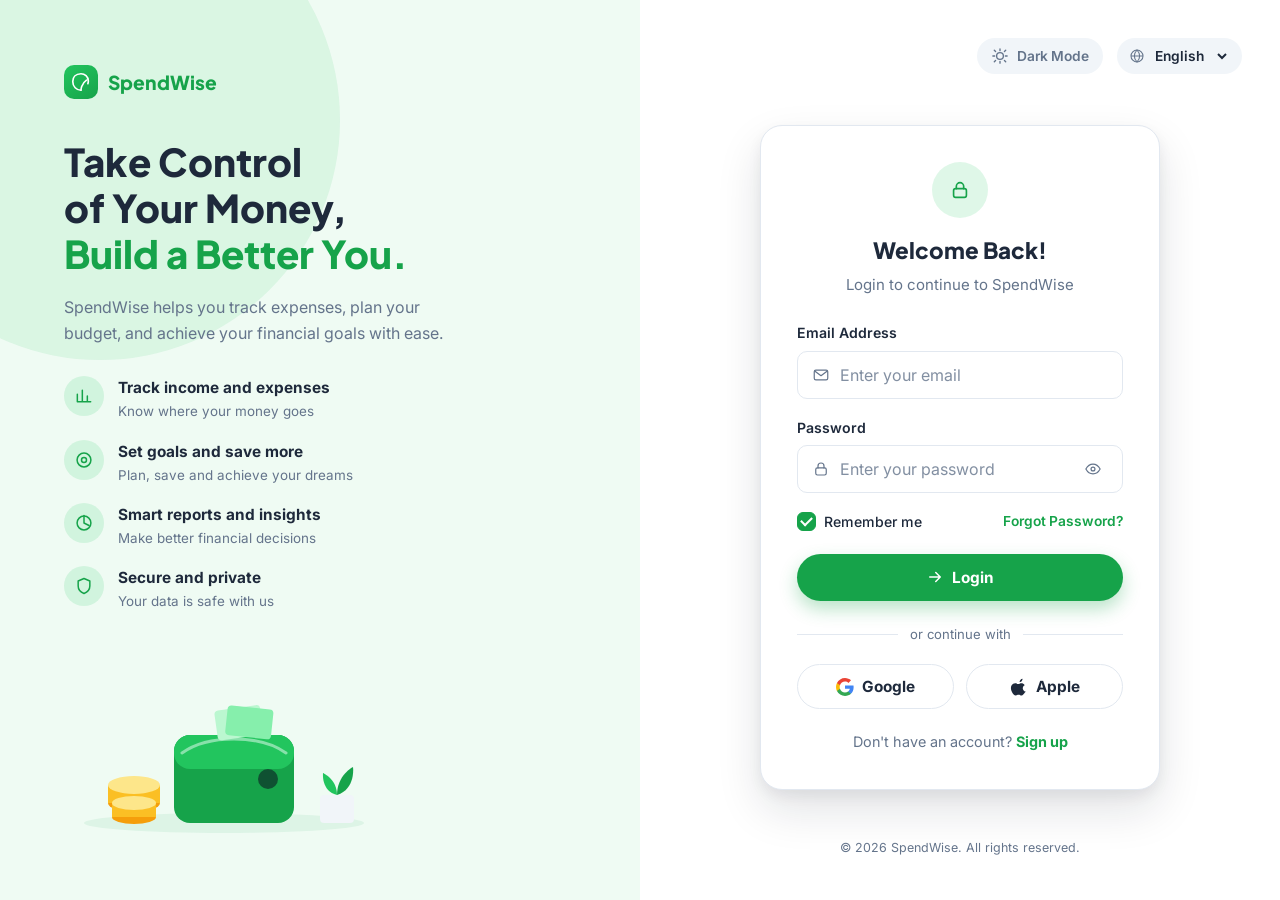
<file: index.html>
<!DOCTYPE html>
<html lang="en">
<head>
  <meta charset="UTF-8" />
  <meta name="viewport" content="width=device-width, initial-scale=1.0" />
  <title>SpendWise — Login</title>
  <meta name="description" content="Log in to your SpendWise account to track income, expenses, budgets and savings goals." />
  <link rel="icon" href="images/favicon.png" />
  <link rel="preconnect" href="https://fonts.googleapis.com">
  <link href="https://fonts.googleapis.com/css2?family=Plus+Jakarta+Sans:wght@500;600;700;800&family=Inter:wght@400;500;600;700&display=swap" rel="stylesheet">

  <link rel="stylesheet" href="css/login.css" />
</head>
<body>

  <a href="#loginForm" class="skip-link">Skip to login form</a>

  <div class="auth-shell">

    <!-- ============================================================
         LEFT PANEL — brand story / showcase
         Hidden on small phones to keep the login form front and
         centre for first-time or less tech-confident users.
    ============================================================= -->
    <section class="auth-showcase" aria-hidden="false">
      <div class="showcase-blob" aria-hidden="true"></div>

      <div class="showcase-content">
        <div class="showcase-brand">
          <span class="brand-mark" aria-hidden="true">
            <svg viewBox="0 0 24 24" width="22" height="22" fill="none" xmlns="http://www.w3.org/2000/svg">
              <path d="M12 21C7 21 3 17 3 11.5C3 7 6 3 12 3C16 3 20 6 20 11C20 12 19.8 13 19.5 13.8" stroke="currentColor" stroke-width="1.8" stroke-linecap="round"/>
              <path d="M12 21C12 21 12 14 18 10" stroke="currentColor" stroke-width="1.8" stroke-linecap="round"/>
            </svg>
          </span>
          <span class="brand-text">SpendWise</span>
        </div>

        <h1 class="showcase-heading">
          Take Control<br />
          of Your Money,<br />
          <span class="text-accent">Build a Better You.</span>
        </h1>

        <p class="showcase-copy">
          SpendWise helps you track expenses, plan your budget, and achieve your financial goals with ease.
        </p>

        <ul class="feature-list">
          <li>
            <span class="feature-list__icon">
              <svg viewBox="0 0 24 24" width="20" height="20" fill="none"><path d="M4 19V10M10 19V5M16 19v-7M4 19h16" stroke="currentColor" stroke-width="1.8" stroke-linecap="round" stroke-linejoin="round"/></svg>
            </span>
            <span>
              <strong>Track income and expenses</strong>
              <small>Know where your money goes</small>
            </span>
          </li>
          <li>
            <span class="feature-list__icon">
              <svg viewBox="0 0 24 24" width="20" height="20" fill="none"><circle cx="12" cy="12" r="8.3" stroke="currentColor" stroke-width="1.8"/><circle cx="12" cy="12" r="3" stroke="currentColor" stroke-width="1.8"/></svg>
            </span>
            <span>
              <strong>Set goals and save more</strong>
              <small>Plan, save and achieve your dreams</small>
            </span>
          </li>
          <li>
            <span class="feature-list__icon">
              <svg viewBox="0 0 24 24" width="20" height="20" fill="none"><path d="M12 3v9l6 3" stroke="currentColor" stroke-width="1.8" stroke-linecap="round" stroke-linejoin="round"/><circle cx="12" cy="12" r="8.3" stroke="currentColor" stroke-width="1.8"/></svg>
            </span>
            <span>
              <strong>Smart reports and insights</strong>
              <small>Make better financial decisions</small>
            </span>
          </li>
          <li>
            <span class="feature-list__icon">
              <svg viewBox="0 0 24 24" width="20" height="20" fill="none"><path d="M12 3l7 3v6c0 4.5-3 7.5-7 9-4-1.5-7-4.5-7-9V6l7-3z" stroke="currentColor" stroke-width="1.8" stroke-linejoin="round"/></svg>
            </span>
            <span>
              <strong>Secure and private</strong>
              <small>Your data is safe with us</small>
            </span>
          </li>
        </ul>

        <!-- Simple original illustration: wallet, coins and a small plant,
             built from plain shapes (not a copy of any existing artwork) -->
        <svg class="showcase-illustration" viewBox="0 0 320 190" width="100%" fill="none" aria-hidden="true">
          <ellipse cx="160" cy="178" rx="140" ry="10" fill="#16A34A" opacity="0.08"/>
          <!-- coin stack -->
          <g>
            <ellipse cx="70" cy="158" rx="26" ry="9" fill="#F59E0B"/>
            <rect x="44" y="140" width="52" height="18" fill="#FBBF24"/>
            <ellipse cx="70" cy="140" rx="26" ry="9" fill="#FDE68A"/>
            <ellipse cx="70" cy="172" rx="22" ry="7" fill="#F59E0B"/>
            <rect x="48" y="158" width="44" height="14" fill="#FBBF24"/>
            <ellipse cx="70" cy="158" rx="22" ry="7" fill="#FDE68A"/>
          </g>
          <!-- wallet -->
          <g>
            <rect x="110" y="90" width="120" height="88" rx="16" fill="#16A34A"/>
            <rect x="110" y="90" width="120" height="34" rx="16" fill="#22C55E"/>
            <circle cx="204" cy="134" r="10" fill="#0F5132"/>
            <path d="M118 108c14-10 30-14 52-14s38 4 52 14" stroke="#ECFDF5" stroke-width="3" stroke-linecap="round" opacity="0.5"/>
            <!-- little cash peeking out -->
            <rect x="150" y="66" width="46" height="30" rx="4" fill="#BBF7D0" transform="rotate(-8 150 66)"/>
            <rect x="164" y="60" width="46" height="30" rx="4" fill="#86EFAC" transform="rotate(6 164 60)"/>
          </g>
          <!-- plant -->
          <g>
            <rect x="256" y="150" width="34" height="28" rx="4" fill="#F1F5F9"/>
            <path d="M273 150c0-16-14-22-14-22s-2 18 14 22z" fill="#22C55E"/>
            <path d="M273 150c0-20 16-28 16-28s3 22-16 28z" fill="#16A34A"/>
          </g>
        </svg>
      </div>
    </section>

    <!-- ============================================================
         RIGHT PANEL — the actual login form
    ============================================================= -->
    <section class="auth-form-panel">

      <header class="auth-topbar">
        <button type="button" class="theme-toggle" id="themeToggle" aria-pressed="false">
          <svg id="themeIcon" viewBox="0 0 24 24" width="18" height="18" fill="none"><circle cx="12" cy="12" r="4.5" stroke="currentColor" stroke-width="1.8"/><path d="M12 2.5v2.4M12 19.1v2.4M4.4 4.4l1.7 1.7M17.9 17.9l1.7 1.7M2.5 12h2.4M19.1 12h2.4M4.4 19.6l1.7-1.7M17.9 6.1l1.7-1.7" stroke="currentColor" stroke-width="1.8" stroke-linecap="round"/></svg>
          <span id="themeLabel">Dark Mode</span>
        </button>

        <div class="lang-select-wrap">
          <svg viewBox="0 0 24 24" width="16" height="16" fill="none" aria-hidden="true"><circle cx="12" cy="12" r="9" stroke="currentColor" stroke-width="1.6"/><path d="M3 12h18M12 3c2.5 2.7 4 6 4 9s-1.5 6.3-4 9c-2.5-2.7-4-6-4-9s1.5-6.3 4-9z" stroke="currentColor" stroke-width="1.6"/></svg>
          <label for="langSelect" class="visually-hidden">Choose your language</label>
          <select id="langSelect" aria-label="Choose your language">
            <option value="en">English</option>
            <option value="fr">Français</option>
            <option value="ha">Hausa</option>
            <option value="yo">Yorùbá</option>
            <option value="ig">Igbo</option>
          </select>
        </div>
      </header>

      <div class="auth-card-wrap">
        <div class="auth-card">
          <div class="auth-card__icon" aria-hidden="true">
            <svg viewBox="0 0 24 24" width="22" height="22" fill="none"><rect x="5" y="10.5" width="14" height="9.5" rx="2.2" stroke="currentColor" stroke-width="1.8"/><path d="M8 10.5V8a4 4 0 018 0v2.5" stroke="currentColor" stroke-width="1.8" stroke-linecap="round"/></svg>
          </div>

          <h2 class="auth-card__title">Welcome Back!</h2>
          <p class="auth-card__subtitle">Login to continue to SpendWise</p>

          <form id="loginForm" novalidate>

            <div class="field-group">
              <label for="loginEmail">Email Address</label>
              <div class="input-with-icon">
                <svg viewBox="0 0 24 24" width="18" height="18" fill="none" aria-hidden="true"><rect x="3" y="5.5" width="18" height="13" rx="2.2" stroke="currentColor" stroke-width="1.6"/><path d="M4 7l8 6 8-6" stroke="currentColor" stroke-width="1.6" stroke-linecap="round" stroke-linejoin="round"/></svg>
                <input type="email" id="loginEmail" placeholder="Enter your email" autocomplete="username" required />
              </div>
              <p class="field-error" id="emailError" hidden>Please enter a valid email address.</p>
            </div>

            <div class="field-group">
              <label for="loginPassword">Password</label>
              <div class="input-with-icon">
                <svg viewBox="0 0 24 24" width="18" height="18" fill="none" aria-hidden="true"><rect x="5" y="10.5" width="14" height="9.5" rx="2.2" stroke="currentColor" stroke-width="1.6"/><path d="M8 10.5V8a4 4 0 018 0v2.5" stroke="currentColor" stroke-width="1.6" stroke-linecap="round"/></svg>
                <input type="password" id="loginPassword" placeholder="Enter your password" autocomplete="current-password" required minlength="6" />
                <button type="button" class="input-icon-btn" id="togglePassword" aria-label="Show password" aria-pressed="false">
                  <svg viewBox="0 0 24 24" width="18" height="18" fill="none"><path d="M2.5 12S6 5.5 12 5.5 21.5 12 21.5 12 18 18.5 12 18.5 2.5 12 2.5 12z" stroke="currentColor" stroke-width="1.6" stroke-linejoin="round"/><circle cx="12" cy="12" r="2.6" stroke="currentColor" stroke-width="1.6"/></svg>
                </button>
              </div>
              <p class="field-error" id="passwordError" hidden>Password must be at least 6 characters.</p>
            </div>

            <div class="field-options">
              <label class="checkbox-wrap">
                <input type="checkbox" id="rememberMe" checked />
                <span class="checkbox-box" aria-hidden="true"></span>
                Remember me
              </label>
              <a href="#" class="forgot-link">Forgot Password?</a>
            </div>

            <button type="submit" class="btn btn--primary btn--full" id="loginSubmit">
              <span class="btn-spinner" id="loginSpinner" hidden></span>
              <svg id="loginArrow" viewBox="0 0 24 24" width="18" height="18" fill="none" aria-hidden="true"><path d="M5 12h14M13 6l6 6-6 6" stroke="currentColor" stroke-width="2" stroke-linecap="round" stroke-linejoin="round"/></svg>
              <span id="loginBtnText">Login</span>
            </button>
            
          </form>

          <div class="divider"><span>or continue with</span></div>

          <div class="social-row">
            <button type="button" class="btn btn--social" data-provider="Google">
              <svg viewBox="0 0 24 24" width="18" height="18" aria-hidden="true">
                <path fill="#4285F4" d="M23.49 12.27c0-.79-.07-1.54-.2-2.27H12v4.3h6.47c-.28 1.5-1.13 2.77-2.4 3.62v3h3.87c2.27-2.09 3.55-5.17 3.55-8.65z"/>
                <path fill="#34A853" d="M12 24c3.24 0 5.96-1.08 7.94-2.92l-3.87-3c-1.08.72-2.45 1.15-4.07 1.15-3.13 0-5.78-2.11-6.73-4.95H1.27v3.1C3.24 21.3 7.31 24 12 24z"/>
                <path fill="#FBBC05" d="M5.27 14.28A7.2 7.2 0 014.9 12c0-.79.14-1.56.37-2.28V6.62H1.27A11.97 11.97 0 000 12c0 1.93.46 3.76 1.27 5.38l4-3.1z"/>
                <path fill="#EA4335" d="M12 4.77c1.77 0 3.35.61 4.6 1.8l3.42-3.42C17.95 1.19 15.24 0 12 0 7.31 0 3.24 2.7 1.27 6.62l4 3.1C6.22 6.88 8.87 4.77 12 4.77z"/>
              </svg>
              Google
            </button>
            <button type="button" class="btn btn--social" data-provider="Apple">
              <svg viewBox="0 0 24 24" width="18" height="18" fill="currentColor" aria-hidden="true"><path d="M16.7 1c.1 1.1-.3 2.2-1 3-.7.8-1.8 1.5-2.9 1.4-.1-1.1.4-2.2 1-2.9.8-.9 2-1.5 2.9-1.5zM20.9 17.3c-.5 1.2-.8 1.7-1.5 2.7-1 1.4-2.3 3.2-4 3.2-1.5 0-1.9-1-3.9-1s-2.5 1-4 1c-1.7 0-3-1.6-4-3-2.6-3.7-2.9-8.1-1.3-10.4 1.1-1.7 2.9-2.7 4.6-2.7 1.7 0 2.8 1 4.2 1s2.2-1 4.2-1c1.6 0 3.3.9 4.4 2.4-3.9 2.1-3.3 7.5 1.3 8.8-.4.9-.1.9 0 1z"/></svg>
              Apple
            </button>
          </div>

          <p class="auth-footer-text">Don't have an account? <a href="pages/signup.html">Sign up</a></p>
        </div>
      </div>

      <p class="auth-copyright">© 2026 SpendWise. All rights reserved.</p>
    </section>
  </div>

  <div class="toast" id="toast" role="status" aria-live="polite"></div>

  <script src="js/login.js"></script>
</body>
</html>
</file>
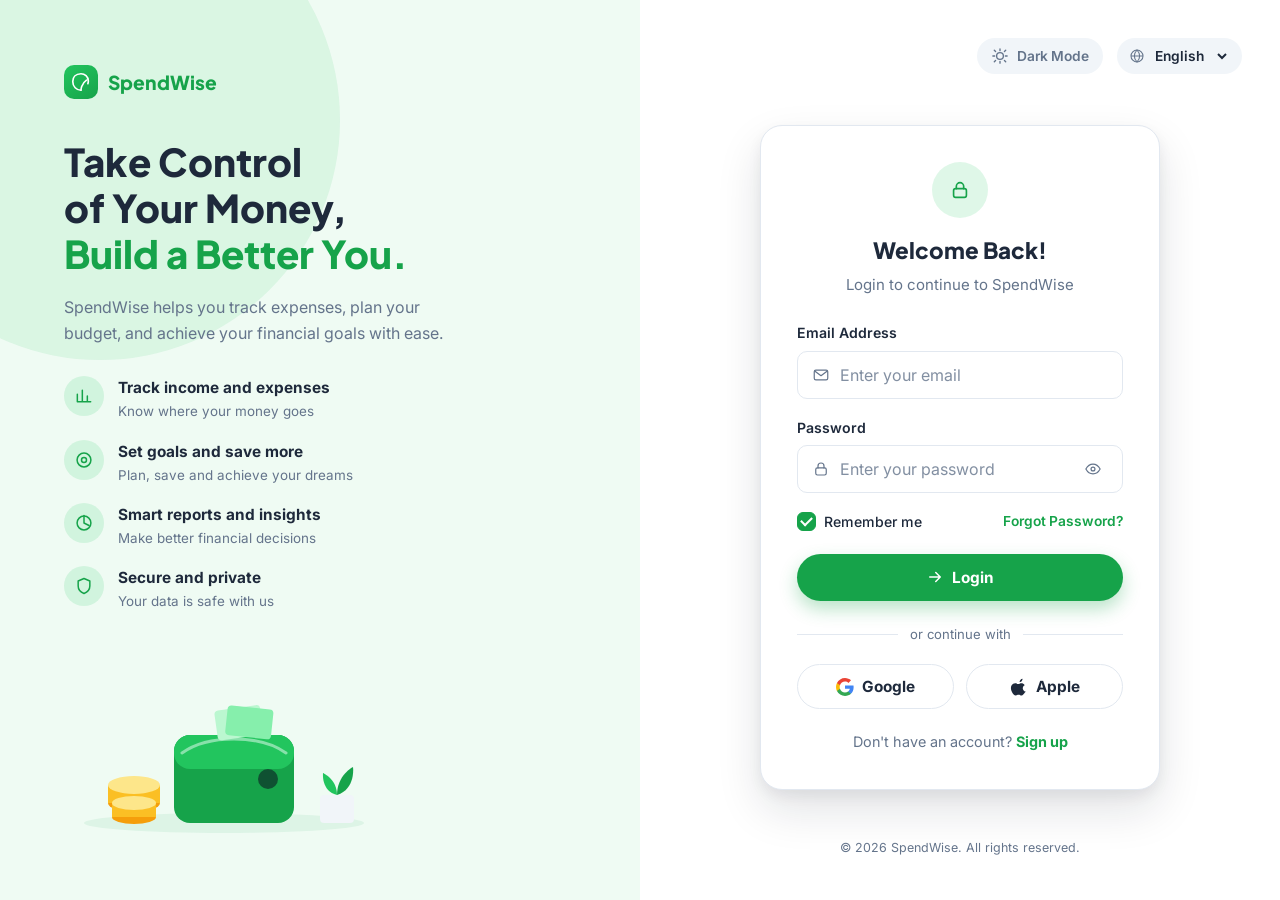
<file: pages/index.html>
<!DOCTYPE html>
<html lang="en">
<head>
  <meta charset="UTF-8" />
  <meta name="viewport" content="width=device-width, initial-scale=1.0" />
  <title>SpendWise — Login</title>
  <meta name="description" content="Log in to your SpendWise account to track income, expenses, budgets and savings goals." />
  <link rel="icon" href="../images/favicon.png" />
  <link rel="preconnect" href="https://fonts.googleapis.com">
  <link href="https://fonts.googleapis.com/css2?family=Plus+Jakarta+Sans:wght@500;600;700;800&family=Inter:wght@400;500;600;700&display=swap" rel="stylesheet">

  <link rel="stylesheet" href="../css/login.css" />
</head>
<body>

  <a href="#loginForm" class="skip-link">Skip to login form</a>

  <div class="auth-shell">

    <!-- ============================================================
         LEFT PANEL — brand story / showcase
         Hidden on small phones to keep the login form front and
         centre for first-time or less tech-confident users.
    ============================================================= -->
    <section class="auth-showcase" aria-hidden="false">
      <div class="showcase-blob" aria-hidden="true"></div>

      <div class="showcase-content">
        <div class="showcase-brand">
          <span class="brand-mark" aria-hidden="true">
            <svg viewBox="0 0 24 24" width="22" height="22" fill="none" xmlns="http://www.w3.org/2000/svg">
              <path d="M12 21C7 21 3 17 3 11.5C3 7 6 3 12 3C16 3 20 6 20 11C20 12 19.8 13 19.5 13.8" stroke="currentColor" stroke-width="1.8" stroke-linecap="round"/>
              <path d="M12 21C12 21 12 14 18 10" stroke="currentColor" stroke-width="1.8" stroke-linecap="round"/>
            </svg>
          </span>
          <span class="brand-text">SpendWise</span>
        </div>

        <h1 class="showcase-heading">
          Take Control<br />
          of Your Money,<br />
          <span class="text-accent">Build a Better You.</span>
        </h1>

        <p class="showcase-copy">
          SpendWise helps you track expenses, plan your budget, and achieve your financial goals with ease.
        </p>

        <ul class="feature-list">
          <li>
            <span class="feature-list__icon">
              <svg viewBox="0 0 24 24" width="20" height="20" fill="none"><path d="M4 19V10M10 19V5M16 19v-7M4 19h16" stroke="currentColor" stroke-width="1.8" stroke-linecap="round" stroke-linejoin="round"/></svg>
            </span>
            <span>
              <strong>Track income and expenses</strong>
              <small>Know where your money goes</small>
            </span>
          </li>
          <li>
            <span class="feature-list__icon">
              <svg viewBox="0 0 24 24" width="20" height="20" fill="none"><circle cx="12" cy="12" r="8.3" stroke="currentColor" stroke-width="1.8"/><circle cx="12" cy="12" r="3" stroke="currentColor" stroke-width="1.8"/></svg>
            </span>
            <span>
              <strong>Set goals and save more</strong>
              <small>Plan, save and achieve your dreams</small>
            </span>
          </li>
          <li>
            <span class="feature-list__icon">
              <svg viewBox="0 0 24 24" width="20" height="20" fill="none"><path d="M12 3v9l6 3" stroke="currentColor" stroke-width="1.8" stroke-linecap="round" stroke-linejoin="round"/><circle cx="12" cy="12" r="8.3" stroke="currentColor" stroke-width="1.8"/></svg>
            </span>
            <span>
              <strong>Smart reports and insights</strong>
              <small>Make better financial decisions</small>
            </span>
          </li>
          <li>
            <span class="feature-list__icon">
              <svg viewBox="0 0 24 24" width="20" height="20" fill="none"><path d="M12 3l7 3v6c0 4.5-3 7.5-7 9-4-1.5-7-4.5-7-9V6l7-3z" stroke="currentColor" stroke-width="1.8" stroke-linejoin="round"/></svg>
            </span>
            <span>
              <strong>Secure and private</strong>
              <small>Your data is safe with us</small>
            </span>
          </li>
        </ul>

        <!-- Simple original illustration: wallet, coins and a small plant,
             built from plain shapes (not a copy of any existing artwork) -->
        <svg class="showcase-illustration" viewBox="0 0 320 190" width="100%" fill="none" aria-hidden="true">
          <ellipse cx="160" cy="178" rx="140" ry="10" fill="#16A34A" opacity="0.08"/>
          <!-- coin stack -->
          <g>
            <ellipse cx="70" cy="158" rx="26" ry="9" fill="#F59E0B"/>
            <rect x="44" y="140" width="52" height="18" fill="#FBBF24"/>
            <ellipse cx="70" cy="140" rx="26" ry="9" fill="#FDE68A"/>
            <ellipse cx="70" cy="172" rx="22" ry="7" fill="#F59E0B"/>
            <rect x="48" y="158" width="44" height="14" fill="#FBBF24"/>
            <ellipse cx="70" cy="158" rx="22" ry="7" fill="#FDE68A"/>
          </g>
          <!-- wallet -->
          <g>
            <rect x="110" y="90" width="120" height="88" rx="16" fill="#16A34A"/>
            <rect x="110" y="90" width="120" height="34" rx="16" fill="#22C55E"/>
            <circle cx="204" cy="134" r="10" fill="#0F5132"/>
            <path d="M118 108c14-10 30-14 52-14s38 4 52 14" stroke="#ECFDF5" stroke-width="3" stroke-linecap="round" opacity="0.5"/>
            <!-- little cash peeking out -->
            <rect x="150" y="66" width="46" height="30" rx="4" fill="#BBF7D0" transform="rotate(-8 150 66)"/>
            <rect x="164" y="60" width="46" height="30" rx="4" fill="#86EFAC" transform="rotate(6 164 60)"/>
          </g>
          <!-- plant -->
          <g>
            <rect x="256" y="150" width="34" height="28" rx="4" fill="#F1F5F9"/>
            <path d="M273 150c0-16-14-22-14-22s-2 18 14 22z" fill="#22C55E"/>
            <path d="M273 150c0-20 16-28 16-28s3 22-16 28z" fill="#16A34A"/>
          </g>
        </svg>
      </div>
    </section>

    <!-- ============================================================
         RIGHT PANEL — the actual login form
    ============================================================= -->
    <section class="auth-form-panel">

      <header class="auth-topbar">
        <button type="button" class="theme-toggle" id="themeToggle" aria-pressed="false">
          <svg id="themeIcon" viewBox="0 0 24 24" width="18" height="18" fill="none"><circle cx="12" cy="12" r="4.5" stroke="currentColor" stroke-width="1.8"/><path d="M12 2.5v2.4M12 19.1v2.4M4.4 4.4l1.7 1.7M17.9 17.9l1.7 1.7M2.5 12h2.4M19.1 12h2.4M4.4 19.6l1.7-1.7M17.9 6.1l1.7-1.7" stroke="currentColor" stroke-width="1.8" stroke-linecap="round"/></svg>
          <span id="themeLabel">Dark Mode</span>
        </button>

        <div class="lang-select-wrap">
          <svg viewBox="0 0 24 24" width="16" height="16" fill="none" aria-hidden="true"><circle cx="12" cy="12" r="9" stroke="currentColor" stroke-width="1.6"/><path d="M3 12h18M12 3c2.5 2.7 4 6 4 9s-1.5 6.3-4 9c-2.5-2.7-4-6-4-9s1.5-6.3 4-9z" stroke="currentColor" stroke-width="1.6"/></svg>
          <label for="langSelect" class="visually-hidden">Choose your language</label>
          <select id="langSelect" aria-label="Choose your language">
            <option value="en">English</option>
            <option value="fr">Français</option>
            <option value="ha">Hausa</option>
            <option value="yo">Yorùbá</option>
            <option value="ig">Igbo</option>
          </select>
        </div>
      </header>

      <div class="auth-card-wrap">
        <div class="auth-card">
          <div class="auth-card__icon" aria-hidden="true">
            <svg viewBox="0 0 24 24" width="22" height="22" fill="none"><rect x="5" y="10.5" width="14" height="9.5" rx="2.2" stroke="currentColor" stroke-width="1.8"/><path d="M8 10.5V8a4 4 0 018 0v2.5" stroke="currentColor" stroke-width="1.8" stroke-linecap="round"/></svg>
          </div>

          <h2 class="auth-card__title">Welcome Back!</h2>
          <p class="auth-card__subtitle">Login to continue to SpendWise</p>

          <form id="loginForm" novalidate>

            <div class="field-group">
              <label for="loginEmail">Email Address</label>
              <div class="input-with-icon">
                <svg viewBox="0 0 24 24" width="18" height="18" fill="none" aria-hidden="true"><rect x="3" y="5.5" width="18" height="13" rx="2.2" stroke="currentColor" stroke-width="1.6"/><path d="M4 7l8 6 8-6" stroke="currentColor" stroke-width="1.6" stroke-linecap="round" stroke-linejoin="round"/></svg>
                <input type="email" id="loginEmail" placeholder="Enter your email" autocomplete="username" required />
              </div>
              <p class="field-error" id="emailError" hidden>Please enter a valid email address.</p>
            </div>

            <div class="field-group">
              <label for="loginPassword">Password</label>
              <div class="input-with-icon">
                <svg viewBox="0 0 24 24" width="18" height="18" fill="none" aria-hidden="true"><rect x="5" y="10.5" width="14" height="9.5" rx="2.2" stroke="currentColor" stroke-width="1.6"/><path d="M8 10.5V8a4 4 0 018 0v2.5" stroke="currentColor" stroke-width="1.6" stroke-linecap="round"/></svg>
                <input type="password" id="loginPassword" placeholder="Enter your password" autocomplete="current-password" required minlength="6" />
                <button type="button" class="input-icon-btn" id="togglePassword" aria-label="Show password" aria-pressed="false">
                  <svg viewBox="0 0 24 24" width="18" height="18" fill="none"><path d="M2.5 12S6 5.5 12 5.5 21.5 12 21.5 12 18 18.5 12 18.5 2.5 12 2.5 12z" stroke="currentColor" stroke-width="1.6" stroke-linejoin="round"/><circle cx="12" cy="12" r="2.6" stroke="currentColor" stroke-width="1.6"/></svg>
                </button>
              </div>
              <p class="field-error" id="passwordError" hidden>Password must be at least 6 characters.</p>
            </div>

            <div class="field-options">
              <label class="checkbox-wrap">
                <input type="checkbox" id="rememberMe" checked />
                <span class="checkbox-box" aria-hidden="true"></span>
                Remember me
              </label>
              <a href="#" class="forgot-link">Forgot Password?</a>
            </div>

            <button type="submit" class="btn btn--primary btn--full" id="loginSubmit">
              <span class="btn-spinner" id="loginSpinner" hidden></span>
              <svg id="loginArrow" viewBox="0 0 24 24" width="18" height="18" fill="none" aria-hidden="true"><path d="M5 12h14M13 6l6 6-6 6" stroke="currentColor" stroke-width="2" stroke-linecap="round" stroke-linejoin="round"/></svg>
              <span id="loginBtnText">Login</span>
            </button>
            
          </form>

          <div class="divider"><span>or continue with</span></div>

          <div class="social-row">
            <button type="button" class="btn btn--social" data-provider="Google">
              <svg viewBox="0 0 24 24" width="18" height="18" aria-hidden="true">
                <path fill="#4285F4" d="M23.49 12.27c0-.79-.07-1.54-.2-2.27H12v4.3h6.47c-.28 1.5-1.13 2.77-2.4 3.62v3h3.87c2.27-2.09 3.55-5.17 3.55-8.65z"/>
                <path fill="#34A853" d="M12 24c3.24 0 5.96-1.08 7.94-2.92l-3.87-3c-1.08.72-2.45 1.15-4.07 1.15-3.13 0-5.78-2.11-6.73-4.95H1.27v3.1C3.24 21.3 7.31 24 12 24z"/>
                <path fill="#FBBC05" d="M5.27 14.28A7.2 7.2 0 014.9 12c0-.79.14-1.56.37-2.28V6.62H1.27A11.97 11.97 0 000 12c0 1.93.46 3.76 1.27 5.38l4-3.1z"/>
                <path fill="#EA4335" d="M12 4.77c1.77 0 3.35.61 4.6 1.8l3.42-3.42C17.95 1.19 15.24 0 12 0 7.31 0 3.24 2.7 1.27 6.62l4 3.1C6.22 6.88 8.87 4.77 12 4.77z"/>
              </svg>
              Google
            </button>
            <button type="button" class="btn btn--social" data-provider="Apple">
              <svg viewBox="0 0 24 24" width="18" height="18" fill="currentColor" aria-hidden="true"><path d="M16.7 1c.1 1.1-.3 2.2-1 3-.7.8-1.8 1.5-2.9 1.4-.1-1.1.4-2.2 1-2.9.8-.9 2-1.5 2.9-1.5zM20.9 17.3c-.5 1.2-.8 1.7-1.5 2.7-1 1.4-2.3 3.2-4 3.2-1.5 0-1.9-1-3.9-1s-2.5 1-4 1c-1.7 0-3-1.6-4-3-2.6-3.7-2.9-8.1-1.3-10.4 1.1-1.7 2.9-2.7 4.6-2.7 1.7 0 2.8 1 4.2 1s2.2-1 4.2-1c1.6 0 3.3.9 4.4 2.4-3.9 2.1-3.3 7.5 1.3 8.8-.4.9-.1.9 0 1z"/></svg>
              Apple
            </button>
          </div>

          <p class="auth-footer-text">Don't have an account? <a href="signup.html">Sign up</a></p>
        </div>
      </div>

      <p class="auth-copyright">© 2026 SpendWise. All rights reserved.</p>
    </section>
  </div>

  <div class="toast" id="toast" role="status" aria-live="polite"></div>

  <script src="../js/login.js"></script>
</body>
</html>
</file>
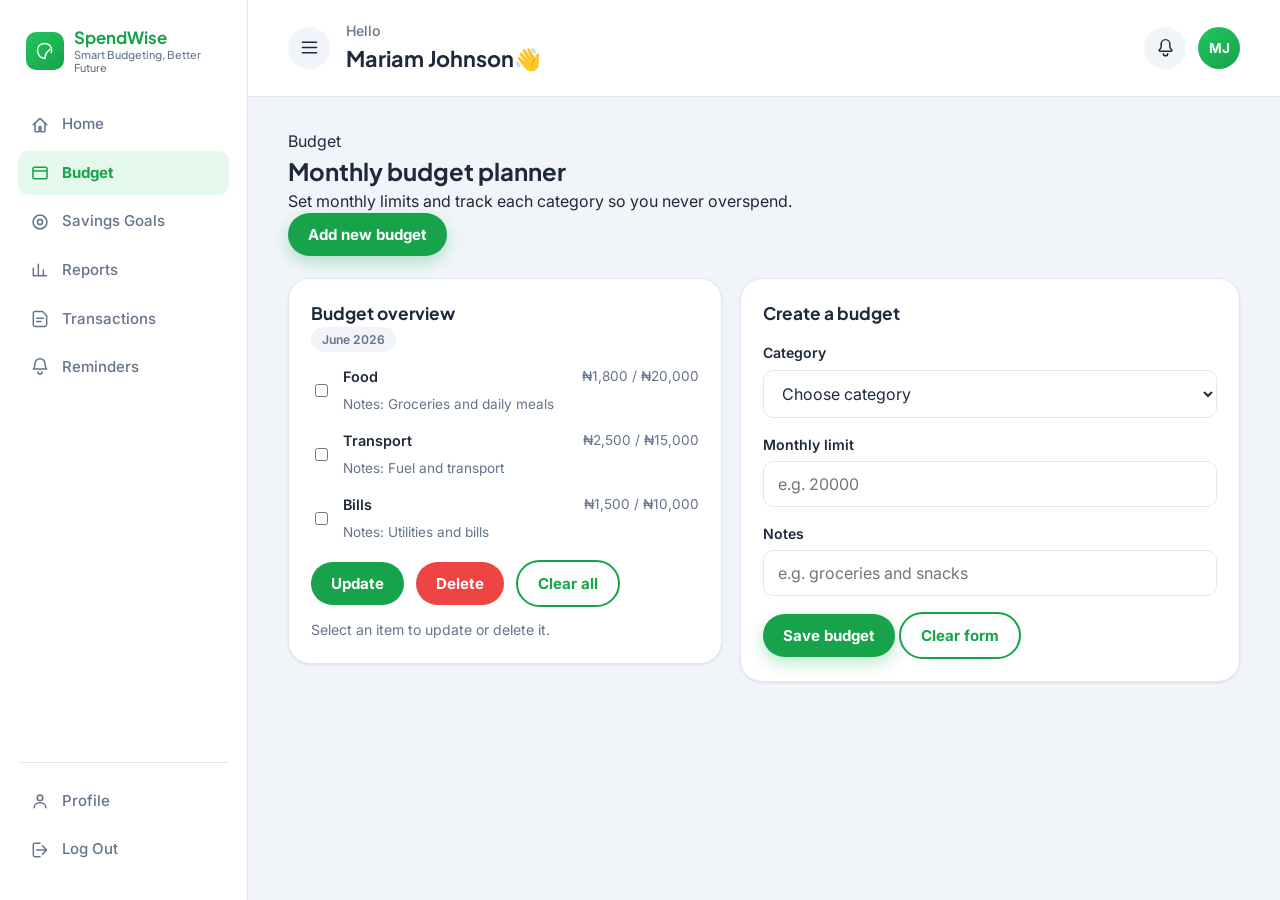
<file: pages/budget.html>
<!DOCTYPE html>
<html lang="en">
<head>
  <meta charset="UTF-8" />
  <meta name="viewport" content="width=device-width, initial-scale=1.0" />
  <title>SpendWise — Budget</title>
  <meta name="description" content="SpendWise budget management page." />
  <link rel="icon" href="../images/favicon.png" />
  <link rel="stylesheet" href="../css/dashboard.css" />
  <link rel="preconnect" href="https://fonts.googleapis.com">
  <link href="https://fonts.googleapis.com/css2?family=Plus+Jakarta+Sans:wght@500;600;700;800&family=Inter:wght@400;500;600;700&display=swap" rel="stylesheet">
</head>
<body>
  <a href="#main-content" class="skip-link">Skip to main content</a>
  <div class="app-shell">
    <aside class="sidebar" id="sidebar" aria-label="Main navigation">
      <div class="sidebar__brand">
        <span class="brand-mark" aria-hidden="true">
          <svg viewBox="0 0 24 24" fill="none" xmlns="http://www.w3.org/2000/svg">
            <path d="M12 21C7 21 3 17 3 11.5C3 7 6 3 12 3C16 3 20 6 20 11C20 12 19.8 13 19.5 13.8" stroke="currentColor" stroke-width="1.8" stroke-linecap="round"/>
            <path d="M12 21C12 21 12 14 18 10" stroke="currentColor" stroke-width="1.8" stroke-linecap="round"/>
          </svg>
        </span>
        <span class="brand-text">
          SpendWise
          <small>Smart Budgeting, Better Future</small>
        </span>
      </div>
      <nav class="sidebar__nav">
        <a href="dashboard.html" class="nav-link">
          <svg class="nav-icon" viewBox="0 0 24 24" fill="none"><path d="M4 11.5L12 4l8 7.5M6 10v9a1 1 0 001 1h4v-6h2v6h4a1 1 0 001-1v-9" stroke="currentColor" stroke-width="1.8" stroke-linecap="round" stroke-linejoin="round"/></svg>
          <span>Home</span>
        </a>
        <a href="budget.html" class="nav-link is-active" aria-current="page">
          <svg class="nav-icon" viewBox="0 0 24 24" fill="none"><rect x="3.5" y="5" width="17" height="14" rx="2.2" stroke="currentColor" stroke-width="1.8"/><path d="M3.5 9.5h17" stroke="currentColor" stroke-width="1.8"/></svg>
          <span>Budget</span>
        </a>
        <a href="savings.html" class="nav-link">
          <svg class="nav-icon" viewBox="0 0 24 24" fill="none"><circle cx="12" cy="12" r="8.3" stroke="currentColor" stroke-width="1.8"/><circle cx="12" cy="12" r="3" stroke="currentColor" stroke-width="1.8"/></svg>
          <span>Savings Goals</span>
        </a>
        <a href="reports.html" class="nav-link">
          <svg class="nav-icon" viewBox="0 0 24 24" fill="none"><path d="M4 19V10M10 19V5M16 19v-7M4 19h16" stroke="currentColor" stroke-width="1.8" stroke-linecap="round" stroke-linejoin="round"/></svg>
          <span>Reports</span>
        </a>
        <a href="transactions.html" class="nav-link">
          <svg class="nav-icon" viewBox="0 0 24 24" fill="none"><path d="M6 3h9l5 5v11a2 2 0 01-2 2H6a2 2 0 01-2-2V5a2 2 0 012-2z" stroke="currentColor" stroke-width="1.8" stroke-linejoin="round"/><path d="M8 11h8M8 15h5" stroke="currentColor" stroke-width="1.8" stroke-linecap="round"/></svg>
          <span>Transactions</span>
        </a>
        <a href="reminder.html" class="nav-link">
          <svg class="nav-icon" viewBox="0 0 24 24" fill="none"><path d="M6 8a6 6 0 1112 0c0 4 1.6 5.5 2 6.5H4c.4-1 2-2.5 2-6.5z" stroke="currentColor" stroke-width="1.8" stroke-linejoin="round"/><path d="M9.5 18a2.5 2.5 0 005 0" stroke="currentColor" stroke-width="1.8" stroke-linecap="round"/></svg>
          <span>Reminders</span>
        </a>
      </nav>
      <div class="sidebar__footer">
        <a href="profile.html" class="nav-link">
          <svg class="nav-icon" viewBox="0 0 24 24" fill="none"><circle cx="12" cy="8.2" r="3.4" stroke="currentColor" stroke-width="1.8"/><path d="M5 20c0-3.6 3.1-6 7-6s7 2.4 7 6" stroke="currentColor" stroke-width="1.8" stroke-linecap="round"/></svg>
          <span>Profile</span>
        </a>
        <a href="../index.html" class="nav-link nav-link--danger">
          <svg class="nav-icon" viewBox="0 0 24 24" fill="none"><path d="M15 17l5-5-5-5M20 12H8M12 4H6a2 2 0 00-2 2v12a2 2 0 002 2h6" stroke="currentColor" stroke-width="1.8" stroke-linecap="round" stroke-linejoin="round"/></svg>
          <span>Log Out</span>
        </a>
      </div>
    </aside>
    <div class="main-column">
      <header class="topbar">
        <button class="icon-btn topbar__menu-btn" id="menuToggle" aria-label="Open navigation menu" aria-expanded="false" aria-controls="sidebar">
          <svg viewBox="0 0 24 24" fill="none"><path d="M4 6h16M4 12h16M4 18h16" stroke="currentColor" stroke-width="1.9" stroke-linecap="round"/></svg>
        </button>
        <div class="topbar__greeting">
          <p class="greeting-eyebrow">Hello</p>
          <h1 class="greeting-name">Mariam <span aria-hidden="true">👋</span></h1>
        </div>
        <div class="topbar__actions">
          <div class="currency-pill" title="Your main currency"><span>NGN (₦)</span></div>
          <a href="reminder.html" class="icon-btn" aria-label="Open reminders">
            <svg viewBox="0 0 24 24" fill="none"><path d="M12 3a5 5 0 00-5 5v3.2c0 .8-.3 1.6-.9 2.2L5 14.7c-.6.6-.2 1.7.7 1.7h12.6c.9 0 1.3-1.1.7-1.7l-1.1-1.3a3.2 3.2 0 01-.9-2.2V8a5 5 0 00-5-5z" stroke="currentColor" stroke-width="1.7" stroke-linejoin="round"/><path d="M9.5 19a2.5 2.5 0 005 0" stroke="currentColor" stroke-width="1.7" stroke-linecap="round"/></svg>
          </a>
          <a id="profileButton" href="profile.html" class="avatar-btn" aria-label="Open profile page">MA</a>
        </div>
      </header>
      <main id="main-content" class="page">
        <section class="page-heading">
          <div>
            <p class="eyebrow">Budget</p>
            <h2>Monthly budget planner</h2>
            <p>Set monthly limits and track each category so you never overspend.</p>
          </div>
          <button id="addBudgetButton" type="button" class="btn btn--primary">Add new budget</button>
        </section>
        <section class="content-grid">
          <div class="card">
            <div class="card__header">
              <div>
                <h2>Budget overview</h2>
                <span class="card__badge">June 2026</span>
              </div>
            </div>
            <div id="budgetRows" class="budget-overview-list"></div>
            <div style="display:flex;align-items:center;gap:12px;margin-top:18px;flex-wrap:wrap;">
              <button id="updateBudgetButton" type="button" class="btn" style="background:#16A34A;color:#fff;" disabled>Update</button>
              <button id="deleteBudgetButton" type="button" class="btn" style="background:#ef4444;color:#fff;" disabled>Delete</button>
              <button id="clearOverviewButton" type="button" class="btn" style="background:transparent;color:#16A34A;border:2px solid #16A34A;">Clear all</button>
              <span id="overviewHint" style="font-size:0.88rem;color:var(--color-text-muted);">Select an item to update or delete it.</span>
            </div>
          </div>
          <div class="card">
            <div class="card__header">
              <h2>Create a budget</h2>
            </div>
            <form id="budgetForm" class="budget-form">
              <div class="field-group">
                <label for="budgetCategory">Category</label>
                <select id="budgetCategory" required>
                  <option value="">Choose category</option>
                  <option value="Food">Food</option>
                  <option value="Transport">Transport</option>
                  <option value="Shopping">Shopping</option>
                  <option value="Bills">Bills</option>
                  <option value="Others">Others</option>
                </select>
              </div>
              <div class="field-group">
                <label for="budgetAmount">Monthly limit</label>
                <input type="number" id="budgetAmount" placeholder="e.g. 20000" min="0" required />
              </div>
              <div class="field-group">
                <label for="budgetNotes">Notes</label>
                <input type="text" id="budgetNotes" placeholder="e.g. groceries and snacks" />
              </div>
              <button id="budgetSaveButton" type="submit" class="btn btn--primary">Save budget</button>
              <button id="clearFormButton" type="button" class="btn" style="background:transparent;color:#16A34A;border:2px solid #16A34A;">Clear form</button>
            </form>
          </div>
        </section>
      </main>
    </div>
  </div>
  <script src="../js/navigation.js"></script>
  <script src="../js/common.js"></script>
  <script>
    const addBudgetButton = document.getElementById('addBudgetButton');
    const budgetForm = document.getElementById('budgetForm');
    const budgetRows = document.getElementById('budgetRows');
    const budgetCategory = document.getElementById('budgetCategory');
    const budgetAmount = document.getElementById('budgetAmount');
    const budgetNotes = document.getElementById('budgetNotes');
    const overviewHint = document.getElementById('overviewHint');
    const updateBudgetButton = document.getElementById('updateBudgetButton');
    const deleteBudgetButton = document.getElementById('deleteBudgetButton');
    const budgetSaveButton = document.getElementById('budgetSaveButton');
    const clearOverviewButton = document.getElementById('clearOverviewButton');
    const clearFormButton = document.getElementById('clearFormButton');

    const selectedBudgetIds = new Set();
    let editingBudgetId = null;
    let budgets = [];

    function loadBudgets() {
      budgets = SpendWise.getBudgets() || [];
    }

    function saveBudgets() {
      SpendWise.saveBudgets(budgets);
    }

    function getBudgetById(id) {
      return budgets.find((budget) => budget.id === id);
    }

    function setSelectionState() {
      const selectedCount = selectedBudgetIds.size;
      updateBudgetButton.disabled = selectedCount !== 1;
      deleteBudgetButton.disabled = selectedCount === 0;
      if (selectedCount === 0) {
        overviewHint.textContent = 'Select an item to update or delete it.';
      } else if (selectedCount === 1) {
        overviewHint.textContent = 'One item selected. You can update or delete it.';
      } else {
        overviewHint.textContent = `${selectedCount} items selected. Delete them or select one to update.`;
      }
    }

    function getBudgetRow(id) {
      return budgetRows.querySelector(`.budget-row[data-budget-id="${id}"]`);
    }

    function resetFormMode() {
      editingBudgetId = null;
      budgetSaveButton.textContent = 'Save budget';
    }

    function fillFormFromRow(row) {
      budgetCategory.value = row.dataset.category;
      budgetAmount.value = row.dataset.amount;
      budgetNotes.value = row.dataset.notes || '';
      budgetSaveButton.textContent = 'Save changes';
      editingBudgetId = row.dataset.budgetId;
      budgetForm.scrollIntoView({ behavior: 'smooth', block: 'center' });
      budgetCategory.focus();
    }

    function createBudgetRow(budget) {
      const container = document.createElement('div');
      container.className = 'budget-row';
      container.dataset.budgetId = budget.id;
      container.dataset.category = budget.category;
      container.dataset.amount = budget.amount;
      container.dataset.spent = budget.spent;
      container.dataset.notes = budget.notes;
      container.innerHTML = `
        <label style="display:flex;align-items:center;gap:12px;cursor:pointer;">
          <input type="checkbox" name="budgetSelect" value="${budget.id}" />
          <div style="flex:1;">
            <div class="budget-row__top">
              <span class="budget-row__name">${budget.category}</span>
              <span class="budget-row__amount">${SpendWise.getCurrencySymbol(budget.currency || 'NGN')}${Number(budget.spent).toLocaleString()} / ${SpendWise.getCurrencySymbol(budget.currency || 'NGN')}${Number(budget.amount).toLocaleString()}</span>
            </div>
            <div style="font-size:0.85rem;color:var(--color-text-muted);margin-top:6px;">Notes: ${budget.notes || 'No notes'}</div>
          </div>
        </label>
      `;
      return container;
    }

    function renderEmptyState() {
      budgetRows.innerHTML = '<div class="budget-empty">No budgets yet. Create your first monthly budget using the form.</div>';
      overviewHint.textContent = 'Add a budget to start tracking monthly limits.';
    }

    function renderBudgetList() {
      budgetRows.innerHTML = '';
      selectedBudgetIds.clear();
      if (budgets.length === 0) {
        renderEmptyState();
        updateBudgetButton.disabled = true;
        deleteBudgetButton.disabled = true;
        return;
      }
      budgets.forEach(function (budget) {
        budgetRows.appendChild(createBudgetRow(budget));
      });
      setSelectionState();
    }

    budgetRows.addEventListener('change', function (event) {
      if (event.target.name === 'budgetSelect') {
        const budgetId = event.target.value;
        if (event.target.checked) {
          selectedBudgetIds.add(budgetId);
        } else {
          selectedBudgetIds.delete(budgetId);
        }
        setSelectionState();
      }
    });

    addBudgetButton.addEventListener('click', function () {
      budgetForm.scrollIntoView({ behavior: 'smooth', block: 'center' });
      budgetCategory.focus();
    });

    updateBudgetButton.addEventListener('click', function () {
      if (selectedBudgetIds.size !== 1) {
        alert('Please select exactly one item to update.');
        return;
      }
      const selectedId = selectedBudgetIds.values().next().value;
      const selectedRow = getBudgetRow(selectedId);
      if (selectedRow) {
        fillFormFromRow(selectedRow);
      }
    });

    deleteBudgetButton.addEventListener('click', function () {
      if (selectedBudgetIds.size === 0) return;
      budgets = budgets.filter((budget) => !selectedBudgetIds.has(budget.id));
      saveBudgets();
      renderBudgetList();
      resetFormMode();
      alert('Selected budgets deleted.');
    });

    budgetForm.addEventListener('submit', function (event) {
      event.preventDefault();
      const category = budgetCategory.value;
      const amount = Number(budgetAmount.value);
      const notes = budgetNotes.value.trim();
      const spent = 0;

      if (!category || amount <= 0) {
        alert('Please select a category and enter a valid monthly limit.');
        return;
      }

      if (editingBudgetId) {
        const budget = getBudgetById(editingBudgetId);
        if (budget) {
          budget.category = category;
          budget.amount = amount;
          budget.notes = notes;
          budget.currency = SpendWise.getCurrency();
          saveBudgets();
          renderBudgetList();
          alert('Budget item updated.');
        }
      } else {
        budgets.push({
          id: 'budget-' + Date.now(),
          category: category,
          amount: amount,
          spent: spent,
          notes: notes,
          currency: SpendWise.getCurrency()
        });
        saveBudgets();
        renderBudgetList();
        alert('Budget added to the overview.');
      }

      budgetForm.reset();
      resetFormMode();
      budgetCategory.focus();
    });

    clearOverviewButton.addEventListener('click', function () {
      budgetRows.querySelectorAll('input[name="budgetSelect"]').forEach((input) => {
        input.checked = false;
      });
      selectedBudgetIds.clear();
      setSelectionState();
      resetFormMode();
    });

    clearFormButton.addEventListener('click', function () {
      budgetForm.reset();
      resetFormMode();
      budgetCategory.focus();
    });

    window.renderBudgetPage = function () {
      loadBudgets();
      renderBudgetList();
    };

    window.addEventListener('spendwise:data-updated', window.renderBudgetPage);
    loadBudgets();
    renderBudgetList();
  </script>
</body>
</html>
</file>
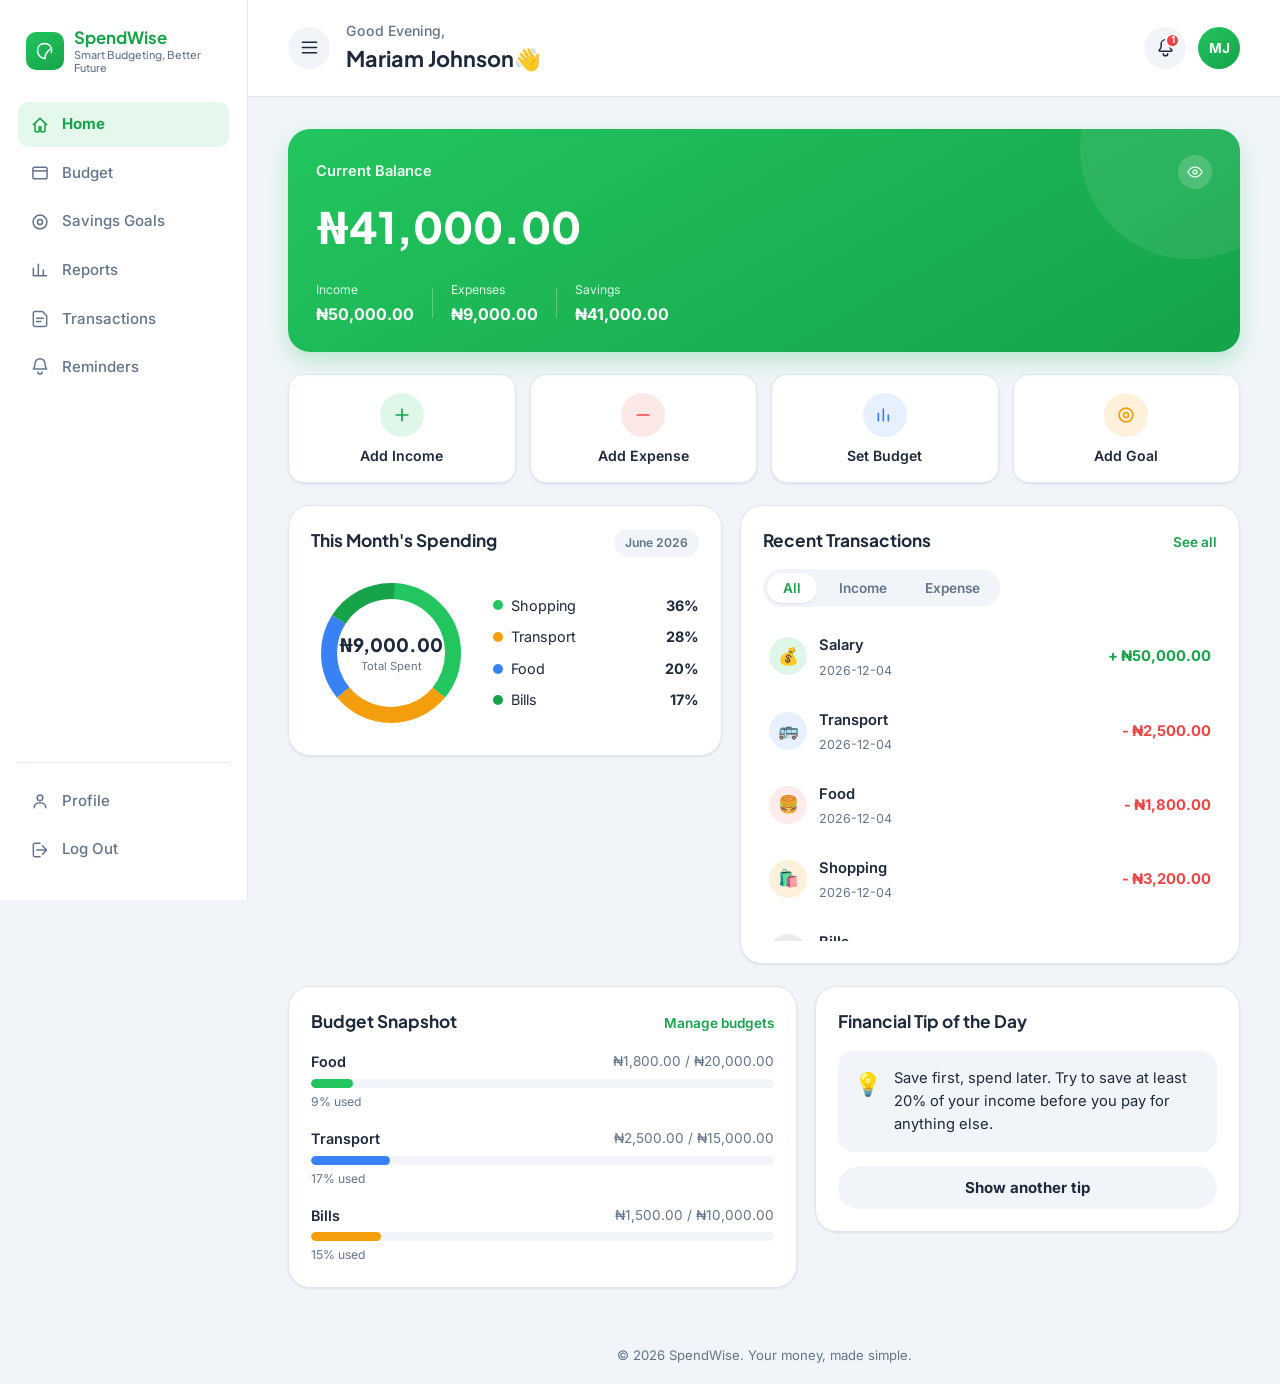
<file: pages/dashboard.html>
<!DOCTYPE html>
<html lang="en">
<head>
  <meta charset="UTF-8" />
  <meta name="viewport" content="width=device-width, initial-scale=1.0" />
  <title>SpendWise — Dashboard</title>
  <meta name="description" content="SpendWise: Smart budgeting, better future. Track income, expenses, budgets and savings goals easily." />

  <!-- Google Fonts: Plus Jakarta Sans for headings/numbers (friendly, geometric, confident),
       Inter for body copy (extremely legible, great for accessibility & older / low-literacy users) -->
  <link rel="icon" href="../images/favicon.png" />
  <link rel="stylesheet" href="../css/dashboard.css" />
  <link rel="preconnect" href="https://fonts.googleapis.com">
  <link href="https://fonts.googleapis.com/css2?family=Plus+Jakarta+Sans:wght@500;600;700;800&family=Inter:wght@400;500;600;700&display=swap" rel="stylesheet">

  
</head>
<body>

  <!-- ============================================================
       SKIP LINK (accessibility: lets keyboard users jump to content)
  ============================================================= -->
  <a href="#main-content" class="skip-link">Skip to main content</a>

  <div class="app-shell">

    <!-- ============================================================
         SIDEBAR NAVIGATION (visible on tablet & desktop)
         Same nav appears on every page of the app for consistency.
    ============================================================= -->
    <aside class="sidebar" id="sidebar" aria-label="Main navigation">

      <div class="sidebar__brand">
        <span class="brand-mark" aria-hidden="true">
          <!-- simple leaf mark, echoes the SpendWise logo -->
          <svg viewBox="0 0 24 24" fill="none" xmlns="http://www.w3.org/2000/svg">
            <path d="M12 21C7 21 3 17 3 11.5C3 7 6 3 12 3C16 3 20 6 20 11C20 12 19.8 13 19.5 13.8" stroke="currentColor" stroke-width="1.8" stroke-linecap="round"/>
            <path d="M12 21C12 21 12 14 18 10" stroke="currentColor" stroke-width="1.8" stroke-linecap="round"/>
          </svg>
        </span>
        <span class="brand-text">
          SpendWise
          <small>Smart Budgeting, Better Future</small>
        </span>
      </div>

      <nav class="sidebar__nav">
        <a href="dashboard.html" class="nav-link is-active" aria-current="page">
          <svg class="nav-icon" viewBox="0 0 24 24" fill="none"><path d="M4 11.5L12 4l8 7.5M6 10v9a1 1 0 001 1h4v-6h2v6h4a1 1 0 001-1v-9" stroke="currentColor" stroke-width="1.8" stroke-linecap="round" stroke-linejoin="round"/></svg>
          <span>Home</span>
        </a>
        <a href="budget.html" class="nav-link">
          <svg class="nav-icon" viewBox="0 0 24 24" fill="none"><rect x="3.5" y="5" width="17" height="14" rx="2.2" stroke="currentColor" stroke-width="1.8"/><path d="M3.5 9.5h17" stroke="currentColor" stroke-width="1.8"/></svg>
          <span>Budget</span>
        </a>
        <a href="savings.html" class="nav-link">
          <svg class="nav-icon" viewBox="0 0 24 24" fill="none"><circle cx="12" cy="12" r="8.3" stroke="currentColor" stroke-width="1.8"/><circle cx="12" cy="12" r="3" stroke="currentColor" stroke-width="1.8"/></svg>
          <span>Savings Goals</span>
        </a>
        <a href="reports.html" class="nav-link">
          <svg class="nav-icon" viewBox="0 0 24 24" fill="none"><path d="M4 19V10M10 19V5M16 19v-7M4 19h16" stroke="currentColor" stroke-width="1.8" stroke-linecap="round" stroke-linejoin="round"/></svg>
          <span>Reports</span>
        </a>
        <a href="transactions.html" class="nav-link">
          <svg class="nav-icon" viewBox="0 0 24 24" fill="none"><path d="M6 3h9l5 5v11a2 2 0 01-2 2H6a2 2 0 01-2-2V5a2 2 0 012-2z" stroke="currentColor" stroke-width="1.8" stroke-linejoin="round"/><path d="M8 11h8M8 15h5" stroke="currentColor" stroke-width="1.8" stroke-linecap="round"/></svg>
          <span>Transactions</span>
        </a>
        <a href="reminder.html" class="nav-link">
          <svg class="nav-icon" viewBox="0 0 24 24" fill="none"><path d="M6 8a6 6 0 1112 0c0 4 1.6 5.5 2 6.5H4c.4-1 2-2.5 2-6.5z" stroke="currentColor" stroke-width="1.8" stroke-linejoin="round"/><path d="M9.5 18a2.5 2.5 0 005 0" stroke="currentColor" stroke-width="1.8" stroke-linecap="round"/></svg>
          <span>Reminders</span>
        </a>
      </nav>

      <div class="sidebar__footer">
        <a href="profile.html" class="nav-link">
          <svg class="nav-icon" viewBox="0 0 24 24" fill="none"><circle cx="12" cy="8.2" r="3.4" stroke="currentColor" stroke-width="1.8"/><path d="M5 20c0-3.6 3.1-6 7-6s7 2.4 7 6" stroke="currentColor" stroke-width="1.8" stroke-linecap="round"/></svg>
          <span>Profile</span>
        </a>
        <a href="../index.html" class="nav-link nav-link--danger">
          <svg class="nav-icon" viewBox="0 0 24 24" fill="none"><path d="M15 17l5-5-5-5M20 12H8M12 4H6a2 2 0 00-2 2v12a2 2 0 002 2h6" stroke="currentColor" stroke-width="1.8" stroke-linecap="round" stroke-linejoin="round"/></svg>
          <span>Log Out</span>
        </a>
      </div>
    </aside>

    <!-- ============================================================
         MAIN COLUMN: topbar + page content
    ============================================================= -->
    <div class="main-column">

      <!-- ---------------- TOP BAR ---------------- -->
      <header class="topbar">
        <button class="icon-btn topbar__menu-btn" id="menuToggle" aria-label="Open navigation menu" aria-expanded="false" aria-controls="sidebar">
          <svg viewBox="0 0 24 24" fill="none"><path d="M4 6h16M4 12h16M4 18h16" stroke="currentColor" stroke-width="1.9" stroke-linecap="round"/></svg>
        </button>

        <div class="topbar__greeting">
          <p class="greeting-eyebrow" id="greetingText">Good Evening,</p>
          <h1 class="greeting-name">Mariam <span aria-hidden="true">👋</span></h1>
        </div>

        <div class="topbar__actions">
          <div class="currency-pill" title="Your main currency">
            <span>NGN (₦)</span>
          </div>

          <div class="notif-wrap">
            <a href="reminder.html" class="icon-btn" aria-label="Open reminders">
              <svg viewBox="0 0 24 24" fill="none"><path d="M12 3a5 5 0 00-5 5v3.2c0 .8-.3 1.6-.9 2.2L5 14.7c-.6.6-.2 1.7.7 1.7h12.6c.9 0 1.3-1.1.7-1.7l-1.1-1.3a3.2 3.2 0 01-.9-2.2V8a5 5 0 00-5-5z" stroke="currentColor" stroke-width="1.7" stroke-linejoin="round"/><path d="M9.5 19a2.5 2.5 0 005 0" stroke="currentColor" stroke-width="1.7" stroke-linecap="round"/></svg>
              <span class="notif-dot" aria-hidden="true">1</span>
            </a>
            <div class="notif-panel" id="notifPanel" role="menu" hidden>
              <p class="notif-panel__title">Notifications</p>
              <div class="notif-item">
                <span class="notif-item__icon notif-item__icon--warn">!</span>
                <div>
                  <p><strong>Food budget</strong> is at 78% for this month.</p>
                  <span class="notif-item__time">2 hours ago</span>
                </div>
              </div>
            </div>
          </div>

          <a href="profile.html" class="avatar-btn" aria-label="Open profile page">MA</a>
        </div>
      </header>

      <!-- ---------------- PAGE CONTENT ---------------- -->
      <main id="main-content" class="page">

        <!-- BALANCE CARD -->
        <section class="balance-card" aria-label="Current balance">
          <div class="balance-card__top">
            <span>Current Balance</span>
            <button class="eye-btn" id="balanceToggle" aria-label="Hide balance amount" aria-pressed="false">
              <svg viewBox="0 0 24 24" fill="none"><path d="M2.5 12S6 5.5 12 5.5 21.5 12 21.5 12 18 18.5 12 18.5 2.5 12 2.5 12z" stroke="currentColor" stroke-width="1.7" stroke-linejoin="round"/><circle cx="12" cy="12" r="2.6" stroke="currentColor" stroke-width="1.7"/></svg>
            </button>
          </div>
          <p class="balance-card__amount" id="balanceAmount" data-value="42500">₦42,500.00</p>

          <div class="balance-card__stats">
            <div>
              <span class="stat-label">Income</span>
              <span class="stat-value" id="incomeValue" data-value="120000">₦120,000</span>
            </div>
            <div class="balance-card__divider" aria-hidden="true"></div>
            <div>
              <span class="stat-label">Expenses</span>
              <span class="stat-value" id="expenseValue" data-value="77500">₦77,500</span>
            </div>
            <div class="balance-card__divider" aria-hidden="true"></div>
            <div>
              <span class="stat-label">Savings</span>
              <span class="stat-value" id="savingsValue" data-value="42500">₦42,500</span>
            </div>
          </div>
        </section>

        <!-- QUICK ACTIONS -->
        <section aria-label="Quick actions" class="quick-actions">
          <button class="quick-action quick-action--income" data-open-modal="incomeModal">
            <span class="quick-action__icon">
              <svg viewBox="0 0 24 24" fill="none"><path d="M12 5v14M5 12h14" stroke="currentColor" stroke-width="2" stroke-linecap="round"/></svg>
            </span>
            Add Income
          </button>
          <button class="quick-action quick-action--expense" data-open-modal="expenseModal">
            <span class="quick-action__icon">
              <svg viewBox="0 0 24 24" fill="none"><path d="M5 12h14" stroke="currentColor" stroke-width="2" stroke-linecap="round"/></svg>
            </span>
            Add Expense
          </button>
          <button class="quick-action quick-action--budget" data-open-modal="budgetModal">
            <span class="quick-action__icon">
              <svg viewBox="0 0 24 24" fill="none"><path d="M4 19V10M10 19V5M16 19v-7" stroke="currentColor" stroke-width="2" stroke-linecap="round"/></svg>
            </span>
            Set Budget
          </button>
          <button class="quick-action quick-action--goal" data-open-modal="goalModal">
            <span class="quick-action__icon">
              <svg viewBox="0 0 24 24" fill="none"><circle cx="12" cy="12" r="8.3" stroke="currentColor" stroke-width="2"/><circle cx="12" cy="12" r="3" stroke="currentColor" stroke-width="2"/></svg>
            </span>
            Add Goal
          </button>
        </section>

        <!-- OVERVIEW + TRANSACTIONS -->
        <section class="content-grid">

          <!-- Spending overview donut -->
          <div class="card overview-card">
            <div class="card__header">
              <h2>This Month's Spending</h2>
              <span class="card__badge">June 2026</span>
            </div>

            <div class="overview-body">
              <div class="donut-wrap">
                <svg viewBox="0 0 160 160" class="donut" id="donutChart" role="img" aria-label="Spending breakdown: Food 40%, Transport 20%, Shopping 15%, Bills 15%, Others 10%">
                  <circle cx="80" cy="80" r="62" class="donut__track" />
                  <!-- segments drawn/animated by script.js -->
                  <g id="donutSegments"></g>
                </svg>
                <div class="donut-center">
                  <span class="donut-center__amount">₦77,500</span>
                  <span class="donut-center__label">Total Spent</span>
                </div>
              </div>

              <ul class="legend" id="legendList">
                <li><span class="legend__dot" style="background:#22C55E"></span>Food <b>40%</b></li>
                <li><span class="legend__dot" style="background:#F59E0B"></span>Transport <b>20%</b></li>
                <li><span class="legend__dot" style="background:#3882F6"></span>Shopping <b>15%</b></li>
                <li><span class="legend__dot" style="background:#16A34A"></span>Bills <b>15%</b></li>
                <li><span class="legend__dot" style="background:#64748B"></span>Others <b>10%</b></li>
              </ul>
            </div>
          </div>

          <!-- Recent transactions -->
          <div class="card transactions-card">
            <div class="card__header">
              <h2>Recent Transactions</h2>
              <a href="transactions.html" class="card__link">See all</a>
            </div>

            <div class="tabs" role="tablist" aria-label="Filter transactions">
              <button class="tab is-active" role="tab" aria-selected="true" data-filter="all">All</button>
              <button class="tab" role="tab" aria-selected="false" data-filter="income">Income</button>
              <button class="tab" role="tab" aria-selected="false" data-filter="expense">Expense</button>
            </div>

            <ul class="tx-list" id="txList">
              <!-- transaction items are rendered by script.js from sample data,
                   and new ones are added to the top when a form is saved -->
            </ul>
          </div>
        </section>

        <!-- BUDGET SNAPSHOT + TIP OF THE DAY -->
        <section class="content-grid content-grid--secondary">

          <div class="card budget-card">
            <div class="card__header">
              <h2>Budget Snapshot</h2>
              <a href="budget.html" class="card__link">Manage budgets</a>
            </div>

            <div class="budget-row">
              <div class="budget-row__top">
                <span class="budget-row__name">🍔 Food</span>
                <span class="budget-row__amount">₦15,600 / ₦20,000</span>
              </div>
              <div class="progress-track"><div class="progress-fill" style="--fill:78%; background:#22C55E;"></div></div>
              <span class="budget-row__pct">78% used</span>
            </div>

            <div class="budget-row">
              <div class="budget-row__top">
                <span class="budget-row__name">🚌 Transport</span>
                <span class="budget-row__amount">₦9,800 / ₦15,000</span>
              </div>
              <div class="progress-track"><div class="progress-fill" style="--fill:65%; background:#3882F6;"></div></div>
              <span class="budget-row__pct">65% used</span>
            </div>

            <div class="budget-row">
              <div class="budget-row__top">
                <span class="budget-row__name">🧾 Bills</span>
                <span class="budget-row__amount">₦3,200 / ₦10,000</span>
              </div>
              <div class="progress-track"><div class="progress-fill" style="--fill:32%; background:#F59E0B;"></div></div>
              <span class="budget-row__pct">32% used</span>
            </div>
          </div>

          <div class="card tip-card">
            <div class="card__header">
              <h2>Financial Tip of the Day</h2>
            </div>
            <div class="tip-body">
              <span class="tip-icon" aria-hidden="true">💡</span>
              <p>Save first, spend later. Try to save at least 20% of your income before you pay for anything else.</p>
            </div>
            <button class="btn btn--ghost btn--full" id="nextTipBtn" type="button">Show another tip</button>
          </div>
        </section>

      </main>

      <footer class="page-footer">
        <p>© 2026 SpendWise. Your money, made simple.</p>
      </footer>
    </div>
  </div>

  <!-- ============================================================
       MOBILE BOTTOM NAVIGATION (visible on small screens only)
  ============================================================= -->
  <nav class="bottom-nav" aria-label="Main navigation">
    <a href="index.html" class="bottom-nav__item is-active">
      <svg viewBox="0 0 24 24" fill="none"><path d="M4 11.5L12 4l8 7.5M6 10v9a1 1 0 001 1h4v-6h2v6h4a1 1 0 001-1v-9" stroke="currentColor" stroke-width="1.8" stroke-linecap="round" stroke-linejoin="round"/></svg>
      <span>Home</span>
    </a>
    <a href="#" class="bottom-nav__item">
      <svg viewBox="0 0 24 24" fill="none"><rect x="3.5" y="5" width="17" height="14" rx="2.2" stroke="currentColor" stroke-width="1.8"/><path d="M3.5 9.5h17" stroke="currentColor" stroke-width="1.8"/></svg>
      <span>Budget</span>
    </a>
    <a href="#" class="bottom-nav__item">
      <svg viewBox="0 0 24 24" fill="none"><path d="M4 19V10M10 19V5M16 19v-7M4 19h16" stroke="currentColor" stroke-width="1.8" stroke-linecap="round" stroke-linejoin="round"/></svg>
      <span>Reports</span>
    </a>
    <a href="#" class="bottom-nav__item">
      <svg viewBox="0 0 24 24" fill="none"><circle cx="5" cy="12" r="1.4" fill="currentColor"/><circle cx="12" cy="12" r="1.4" fill="currentColor"/><circle cx="19" cy="12" r="1.4" fill="currentColor"/></svg>
      <span>More</span>
    </a>
  </nav>

  <!-- ============================================================
       BACKDROP for mobile sidebar + modals
  ============================================================= -->
  <div class="backdrop" id="backdrop" hidden></div>

  <!-- ============================================================
       MODAL: ADD INCOME
  ============================================================= -->
  <div class="modal" id="incomeModal" role="dialog" aria-modal="true" aria-labelledby="incomeModalTitle" hidden>
    <div class="modal__panel">
      <div class="modal__header">
        <h2 id="incomeModalTitle">Add Income</h2>
        <button class="icon-btn" data-close-modal aria-label="Close dialog">
          <svg viewBox="0 0 24 24" fill="none"><path d="M6 6l12 12M18 6L6 18" stroke="currentColor" stroke-width="1.8" stroke-linecap="round"/></svg>
        </button>
      </div>
      <form class="modal__form" id="incomeForm" novalidate>
        <div class="field-group">
          <label for="incomeAmount">Amount</label>
          <div class="amount-row">
            <select id="incomeCurrency" aria-label="Currency for this income">
              <option value="NGN">NGN (₦)</option>
              <option value="USD">USD ($)</option>
              <option value="EUR">EUR (€)</option>
              <option value="GBP">GBP (£)</option>
              <option value="GHS">GHS (₵)</option>
              <option value="KES">KES (KSh)</option>
            </select>
            <input type="number" id="incomeAmount" min="0" step="0.01" placeholder="e.g. 50000" required />
          </div>
        </div>

        <div class="field-group">
          <label for="incomeSource">Source</label>
          <select id="incomeSource" required>
            <option value="">Select where this money came from</option>
            <option>Salary</option>
            <option>Business</option>
            <option>Gift</option>
            <option>Other</option>
          </select>
        </div>

        <div class="field-group">
          <label for="incomeDate">Date received</label>
          <input type="date" id="incomeDate" required />
        </div>

        <div class="field-group">
          <label for="incomeNotes">Notes (optional)</label>
          <input type="text" id="incomeNotes" placeholder="e.g. May salary" />
        </div>

        <button type="submit" class="btn btn--primary btn--full">Save Income</button>
      </form>
    </div>
  </div>

  <!-- ============================================================
       MODAL: ADD EXPENSE
  ============================================================= -->
  <div class="modal" id="expenseModal" role="dialog" aria-modal="true" aria-labelledby="expenseModalTitle" hidden>
    <div class="modal__panel">
      <div class="modal__header">
        <h2 id="expenseModalTitle">Add Expense</h2>
        <button class="icon-btn" data-close-modal aria-label="Close dialog">
          <svg viewBox="0 0 24 24" fill="none"><path d="M6 6l12 12M18 6L6 18" stroke="currentColor" stroke-width="1.8" stroke-linecap="round"/></svg>
        </button>
      </div>
      <form class="modal__form" id="expenseForm" novalidate>
        <div class="field-group">
          <label for="expenseAmount">Amount</label>
          <div class="amount-row">
            <select id="expenseCurrency" aria-label="Currency for this expense">
              <option value="NGN">NGN (₦)</option>
              <option value="USD">USD ($)</option>
              <option value="EUR">EUR (€)</option>
              <option value="GBP">GBP (£)</option>
              <option value="GHS">GHS (₵)</option>
              <option value="KES">KES (KSh)</option>
            </select>
            <input type="number" id="expenseAmount" min="0" step="0.01" placeholder="e.g. 2500" required />
          </div>
        </div>

        <div class="field-group">
          <label for="expenseCategory">Category</label>
          <select id="expenseCategory" required>
            <option value="">Select what this was for</option>
            <option>Food</option>
            <option>Transport</option>
            <option>Shopping</option>
            <option>Bills</option>
            <option>Others</option>
          </select>
        </div>

        <div class="field-group">
          <label for="expenseDate">Date</label>
          <input type="date" id="expenseDate" required />
        </div>

        <div class="field-group">
          <label for="expenseNotes">Notes (optional)</label>
          <input type="text" id="expenseNotes" placeholder="e.g. Bus to school" />
        </div>

        <button type="submit" class="btn btn--primary btn--full">Save Expense</button>
      </form>
    </div>
  </div>

  <!-- ============================================================
       MODAL: SET BUDGET
  ============================================================= -->
  <div class="modal" id="budgetModal" role="dialog" aria-modal="true" aria-labelledby="budgetModalTitle" hidden>
    <div class="modal__panel">
      <div class="modal__header">
        <h2 id="budgetModalTitle">Set Budget</h2>
        <button class="icon-btn" data-close-modal aria-label="Close dialog">
          <svg viewBox="0 0 24 24" fill="none"><path d="M6 6l12 12M18 6L6 18" stroke="currentColor" stroke-width="1.8" stroke-linecap="round"/></svg>
        </button>
      </div>
      <form class="modal__form" id="budgetForm" novalidate>
        <div class="field-group">
          <label for="budgetCategory">Category</label>
          <select id="budgetCategory" required>
            <option value="">Select a category to budget for</option>
            <option>Food</option>
            <option>Transport</option>
            <option>Shopping</option>
            <option>Bills</option>
            <option>Others</option>
          </select>
        </div>

        <div class="field-group">
          <label for="budgetAmount">Monthly limit</label>
          <div class="amount-row">
            <select id="budgetCurrency" aria-label="Currency for this budget">
              <option value="NGN">NGN (₦)</option>
              <option value="USD">USD ($)</option>
              <option value="EUR">EUR (€)</option>
              <option value="GBP">GBP (£)</option>
              <option value="GHS">GHS (₵)</option>
              <option value="KES">KES (KSh)</option>
            </select>
            <input type="number" id="budgetAmount" min="0" step="0.01" placeholder="e.g. 20000" />
          </div>
        </div>

        <button type="submit" class="btn btn--primary btn--full">Save Budget</button>
      </form>
    </div>
  </div>

  <!-- ============================================================
       MODAL: ADD SAVINGS GOAL
  ============================================================= -->
  <div class="modal" id="goalModal" role="dialog" aria-modal="true" aria-labelledby="goalModalTitle" hidden>
    <div class="modal__panel">
      <div class="modal__header">
        <h2 id="goalModalTitle">Add Savings Goal</h2>
        <button class="icon-btn" data-close-modal aria-label="Close dialog">
          <svg viewBox="0 0 24 24" fill="none"><path d="M6 6l12 12M18 6L6 18" stroke="currentColor" stroke-width="1.8" stroke-linecap="round"/></svg>
        </button>
      </div>
      <form class="modal__form" id="goalForm" novalidate>
        <div class="field-group">
          <label for="goalName">Goal name</label>
          <input type="text" id="goalName" placeholder="e.g. New Laptop" required />
        </div>

        <div class="field-group">
          <label for="goalAmount">Target amount</label>
          <div class="amount-row">
            <select id="goalCurrency" aria-label="Currency for this goal">
              <option value="NGN">NGN (₦)</option>
              <option value="USD">USD ($)</option>
              <option value="EUR">EUR (€)</option>
              <option value="GBP">GBP (£)</option>
              <option value="GHS">GHS (₵)</option>
              <option value="KES">KES (KSh)</option>
            </select>
            <input type="number" id="goalAmount" min="0" step="0.01" placeholder="e.g. 100000" required />
          </div>
        </div>

        <div class="field-group">
          <label for="goalDate">Target date</label>
          <input type="date" id="goalDate" required />
        </div>

        <button type="submit" class="btn btn--primary btn--full">Save Goal</button>
      </form>
    </div>
  </div>
 
  <!-- ============================================================
       TOAST (confirmation message shown after saving a form)
  ============================================================= -->
  <div class="toast" id="toast" role="status" aria-live="polite"></div>

  <script src="../js/common.js"></script>
  <script src="../js/dashboard.js"></script>
</body>
</html>
</file>
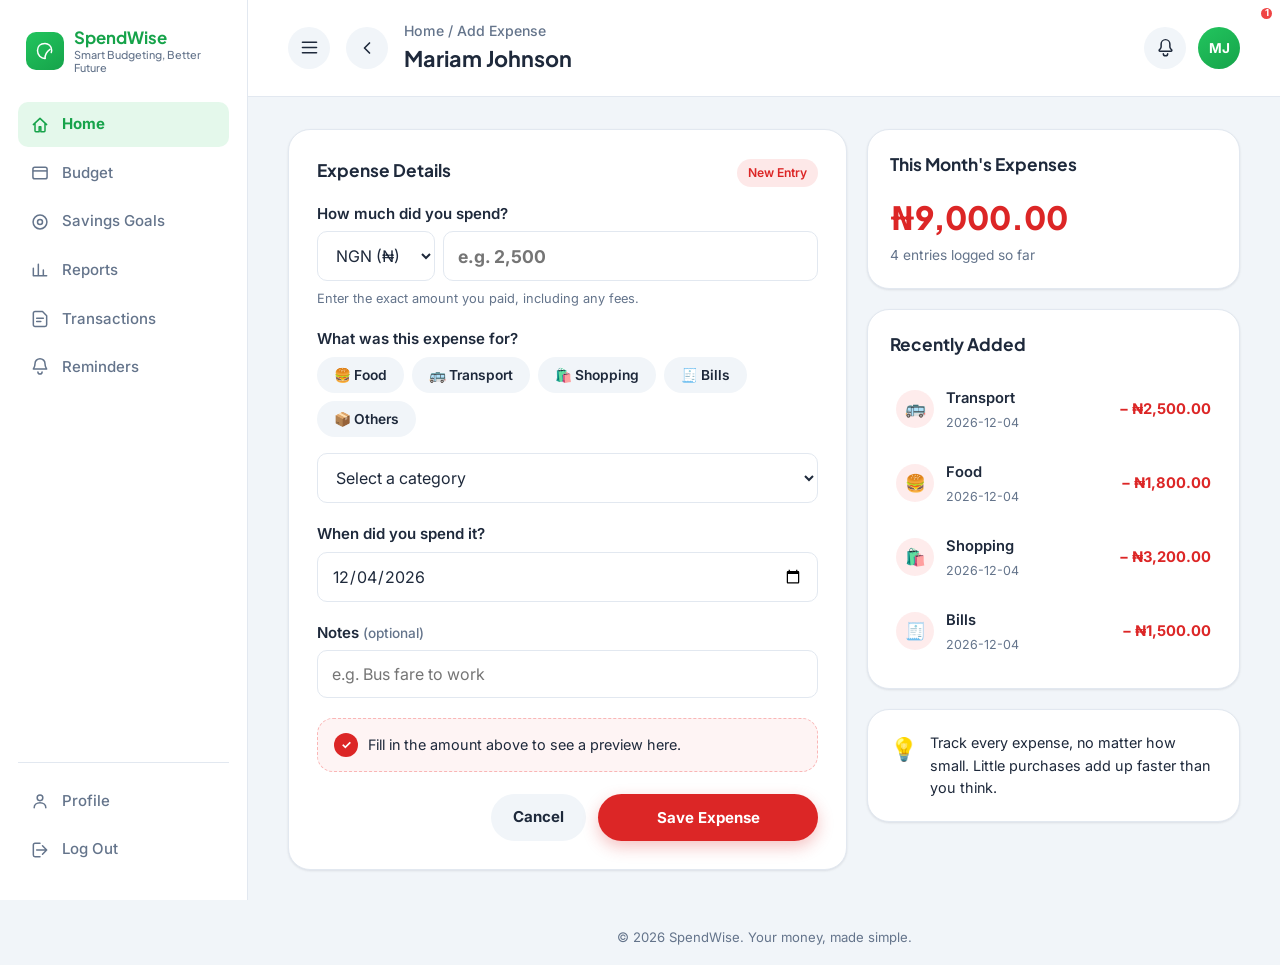
<file: pages/expense.html>
<!DOCTYPE html>
<html lang="en">
<head>
  <meta charset="UTF-8" />
  <meta name="viewport" content="width=device-width, initial-scale=1.0" />
  <title>SpendWise — Add Expense</title>
  <meta name="description" content="Add a new expense entry to your SpendWise account." />
  <link rel="icon" href="../images/favicon.png" />
  <link rel="preconnect" href="https://fonts.googleapis.com">
  <link href="https://fonts.googleapis.com/css2?family=Plus+Jakarta+Sans:wght@500;600;700;800&family=Inter:wght@400;500;600;700&display=swap" rel="stylesheet">

  <link rel="stylesheet" href="../css/expense.css" />
</head>
<body>

  <a href="#main-content" class="skip-link">Skip to main content</a>

  <div class="app-shell">

    <!-- ============================================================
         SIDEBAR NAVIGATION (identical structure across every page
         of the app, so SpendWise always feels like one product)
    ============================================================= -->
    <aside class="sidebar" id="sidebar" aria-label="Main navigation">

      <div class="sidebar__brand">
        <span class="brand-mark" aria-hidden="true">
          <svg viewBox="0 0 24 24" width="24" height="24" fill="none" xmlns="http://www.w3.org/2000/svg">
            <path d="M12 21C7 21 3 17 3 11.5C3 7 6 3 12 3C16 3 20 6 20 11C20 12 19.8 13 19.5 13.8" stroke="currentColor" stroke-width="1.8" stroke-linecap="round"/>
            <path d="M12 21C12 21 12 14 18 10" stroke="currentColor" stroke-width="1.8" stroke-linecap="round"/>
          </svg>
        </span>
        <span class="brand-text">
          SpendWise
          <small>Smart Budgeting, Better Future</small>
        </span>
      </div>

      <nav class="sidebar__nav">
        <a href="#" class="nav-link is-active">
          <svg class="nav-icon" viewBox="0 0 24 24" width="24" height="24" fill="none"><path d="M4 11.5L12 4l8 7.5M6 10v9a1 1 0 001 1h4v-6h2v6h4a1 1 0 001-1v-9" stroke="currentColor" stroke-width="1.8" stroke-linecap="round" stroke-linejoin="round"/></svg>
          <span>Home</span>
        </a>
        <a href="#" class="nav-link">
          <svg class="nav-icon" viewBox="0 0 24 24" width="24" height="24" fill="none"><rect x="3.5" y="5" width="17" height="14" rx="2.2" stroke="currentColor" stroke-width="1.8"/><path d="M3.5 9.5h17" stroke="currentColor" stroke-width="1.8"/></svg>
          <span>Budget</span>
        </a>
        <a href="#" class="nav-link">
          <svg class="nav-icon" viewBox="0 0 24 24" width="24" height="24" fill="none"><circle cx="12" cy="12" r="8.3" stroke="currentColor" stroke-width="1.8"/><circle cx="12" cy="12" r="3" stroke="currentColor" stroke-width="1.8"/></svg>
          <span>Savings Goals</span>
        </a>
        <a href="#" class="nav-link">
          <svg class="nav-icon" viewBox="0 0 24 24" width="24" height="24" fill="none"><path d="M4 19V10M10 19V5M16 19v-7M4 19h16" stroke="currentColor" stroke-width="1.8" stroke-linecap="round" stroke-linejoin="round"/></svg>
          <span>Reports</span>
        </a>
        <a href="#" class="nav-link">
          <svg class="nav-icon" viewBox="0 0 24 24" width="24" height="24" fill="none"><path d="M6 3h9l5 5v11a2 2 0 01-2 2H6a2 2 0 01-2-2V5a2 2 0 012-2z" stroke="currentColor" stroke-width="1.8" stroke-linejoin="round"/><path d="M8 11h8M8 15h5" stroke="currentColor" stroke-width="1.8" stroke-linecap="round"/></svg>
          <span>Transactions</span>
        </a>
        <a href="#" class="nav-link">
          <svg class="nav-icon" viewBox="0 0 24 24" width="24" height="24" fill="none"><path d="M6 8a6 6 0 1112 0c0 4 1.6 5.5 2 6.5H4c.4-1 2-2.5 2-6.5z" stroke="currentColor" stroke-width="1.8" stroke-linejoin="round"/><path d="M9.5 18a2.5 2.5 0 005 0" stroke="currentColor" stroke-width="1.8" stroke-linecap="round"/></svg>
          <span>Reminders</span>
        </a>
      </nav>

      <div class="sidebar__footer">
        <a href="#" class="nav-link">
          <svg class="nav-icon" viewBox="0 0 24 24" width="24" height="24" fill="none"><circle cx="12" cy="8.2" r="3.4" stroke="currentColor" stroke-width="1.8"/><path d="M5 20c0-3.6 3.1-6 7-6s7 2.4 7 6" stroke="currentColor" stroke-width="1.8" stroke-linecap="round"/></svg>
          <span>Profile</span>
        </a>
        <a href="#" class="nav-link nav-link--danger">
          <svg class="nav-icon" viewBox="0 0 24 24" width="24" height="24" fill="none"><path d="M15 17l5-5-5-5M20 12H8M12 4H6a2 2 0 00-2 2v12a2 2 0 002 2h6" stroke="currentColor" stroke-width="1.8" stroke-linecap="round" stroke-linejoin="round"/></svg>
          <span>Log Out</span>
        </a>
      </div>
    </aside>

    <!-- ============================================================
         MAIN COLUMN
    ============================================================= -->
    <div class="main-column">

      <!-- ---------------- TOP BAR ---------------- -->
      <header class="topbar">
        <button class="icon-btn topbar__menu-btn" id="menuToggle" aria-label="Open navigation menu" aria-expanded="false" aria-controls="sidebar">
          <svg viewBox="0 0 24 24" width="22" height="22" fill="none"><path d="M4 6h16M4 12h16M4 18h16" stroke="currentColor" stroke-width="1.9" stroke-linecap="round"/></svg>
        </button>

        <a href="dashboard.html" class="back-link" aria-label="Back to Dashboard">
          <svg viewBox="0 0 24 24" width="20" height="20" fill="none"><path d="M15 6l-6 6 6 6" stroke="currentColor" stroke-width="2" stroke-linecap="round" stroke-linejoin="round"/></svg>
        </a>

        <div class="topbar__greeting">
          <p class="greeting-eyebrow">Home / Add Expense</p>
          <h1 class="greeting-name">Add Expense</h1>
        </div>

        <div class="topbar__actions">
          <div class="currency-pill" title="Your main currency">
            <span>NGN (₦)</span>
          </div>

          <a href="reminder.html" class="icon-btn" aria-label="Open reminders">
            <svg viewBox="0 0 24 24" width="21" height="21" fill="none"><path d="M12 3a5 5 0 00-5 5v3.2c0 .8-.3 1.6-.9 2.2L5 14.7c-.6.6-.2 1.7.7 1.7h12.6c.9 0 1.3-1.1.7-1.7l-1.1-1.3a3.2 3.2 0 01-.9-2.2V8a5 5 0 00-5-5z" stroke="currentColor" stroke-width="1.7" stroke-linejoin="round"/><path d="M9.5 19a2.5 2.5 0 005 0" stroke="currentColor" stroke-width="1.7" stroke-linecap="round"/></svg>
            <span class="notif-dot" aria-hidden="true">1</span>
          </a>

          <a href="profile.html" class="avatar-btn" aria-label="Open profile page">MA</a>
        </div>
      </header>

      <!-- ---------------- PAGE CONTENT ---------------- -->
      <main id="main-content" class="page">

        <div class="content-grid content-grid--expense">

          <!-- ===================== ADD EXPENSE FORM ===================== -->
          <section class="card form-card" aria-labelledby="formTitle">
            <div class="card__header">
              <h2 id="formTitle">Expense Details</h2>
              <span class="card__badge card__badge--expense">New Entry</span>
            </div>

            <form id="expenseForm" novalidate>

              <!-- Amount + currency -->
              <div class="field-group">
                <label for="expenseAmount">How much did you spend?</label>
                <div class="amount-row">
                  <select id="expenseCurrency" aria-label="Currency for this expense">
                    <option value="NGN">NGN (₦)</option>
                    <option value="USD">USD ($)</option>
                    <option value="EUR">EUR (€)</option>
                    <option value="GBP">GBP (£)</option>
                    <option value="GHS">GHS (₵)</option>
                    <option value="KES">KES (KSh)</option>
                  </select>
                  <input type="number" id="expenseAmount" min="0" step="0.01" placeholder="e.g. 2,500" required inputmode="decimal" />
                </div>
                <p class="field-hint">Enter the exact amount you paid, including any fees.</p>
              </div>

              <!-- Category -->
              <div class="field-group">
                <label for="expenseCategory">What was this expense for?</label>

                <!-- Quick-select chips: big, obvious, one-tap shortcuts for
                     users who find dropdown menus fiddly -->
                <div class="chip-row" role="group" aria-label="Quick select expense category">
                  <button type="button" class="chip" data-category="Food">🍔 Food</button>
                  <button type="button" class="chip" data-category="Transport">🚌 Transport</button>
                  <button type="button" class="chip" data-category="Shopping">🛍️ Shopping</button>
                  <button type="button" class="chip" data-category="Bills">🧾 Bills</button>
                  <button type="button" class="chip" data-category="Others">📦 Others</button>
                </div>

                <select id="expenseCategory" required>
                  <option value="">Select a category</option>
                  <option>Food</option>
                  <option>Transport</option>
                  <option>Shopping</option>
                  <option>Bills</option>
                  <option>Others</option>
                </select>
              </div>

              <!-- Date -->
              <div class="field-group">
                <label for="expenseDate">When did you spend it?</label>
                <input type="date" id="expenseDate" required />
              </div>

              <!-- Notes -->
              <div class="field-group">
                <label for="expenseNotes">Notes <span class="field-optional">(optional)</span></label>
                <input type="text" id="expenseNotes" placeholder="e.g. Bus fare to work" maxlength="80" />
              </div>

              <!-- Budget impact preview: shows how this expense affects the
                   chosen category's monthly budget, so users see the effect
                   of their spending before they even save it -->
              <div class="budget-impact" id="budgetImpact" hidden aria-live="polite">
                <div class="budget-impact__top">
                  <span id="budgetImpactLabel">Food budget</span>
                  <span id="budgetImpactAmount">₦15,600 / ₦20,000</span>
                </div>
                <div class="progress-track">
                  <div class="progress-fill" id="budgetImpactFill" style="--fill:78%; background:#22C55E;"></div>
                </div>
                <p class="budget-impact__note" id="budgetImpactNote">This expense keeps you within budget. Nice work!</p>
              </div>

              <!-- Live preview banner -->
              <div class="preview-banner" id="previewBanner" aria-live="polite">
                <span class="preview-banner__icon" aria-hidden="true">✓</span>
                <span>Fill in the amount above to see a preview here.</span>
              </div>

              <div class="form-actions">
                <a href="dashboard.html" class="btn btn--ghost">Cancel</a>
                <button type="submit" class="btn btn--primary btn--expense">Save Expense</button>
              </div>
            </form>
          </section>

          <!-- ===================== SIDE COLUMN ===================== -->
          <div class="side-column">

            <!-- This month's expense summary -->
            <section class="card expense-summary-card" aria-label="This month's expense summary">
              <div class="card__header">
                <h2>This Month's Expenses</h2>
              </div>
              <p class="expense-summary__amount" id="summaryTotal">₦77,500.00</p>
              <p class="expense-summary__meta"><span id="summaryCount">4</span> entries logged so far</p>
            </section>

            <!-- Recent expense list -->
            <section class="card recent-expense-card" aria-label="Recently added expenses">
              <div class="card__header">
                <h2>Recently Added</h2>
              </div>
              <ul class="tx-list" id="recentExpenseList">
                <li class="tx-item">
                  <span class="tx-item__icon" style="background:rgba(239,68,68,0.10)">🚌</span>
                  <span class="tx-item__body">
                    <span class="tx-item__name">Transport</span><br>
                    <span class="tx-item__meta">Today, 06:30 AM</span>
                  </span>
                  <span class="tx-item__amount is-expense">− ₦2,500.00</span>
                </li>
                <li class="tx-item">
                  <span class="tx-item__icon" style="background:rgba(239,68,68,0.10)">🍔</span>
                  <span class="tx-item__body">
                    <span class="tx-item__name">Food</span><br>
                    <span class="tx-item__meta">Today, 01:15 PM</span>
                  </span>
                  <span class="tx-item__amount is-expense">− ₦1,800.00</span>
                </li>
                <li class="tx-item">
                  <span class="tx-item__icon" style="background:rgba(239,68,68,0.10)">🛍️</span>
                  <span class="tx-item__body">
                    <span class="tx-item__name">Shopping</span><br>
                    <span class="tx-item__meta">Yesterday, 04:45 PM</span>
                  </span>
                  <span class="tx-item__amount is-expense">− ₦3,200.00</span>
                </li>
              </ul>
            </section>

            <!-- Helpful tip -->
            <section class="card tip-card" aria-label="Helpful tip">
              <div class="tip-body">
                <span class="tip-icon" aria-hidden="true">💡</span>
                <p>Track every expense, no matter how small. Little purchases add up faster than you think.</p>
              </div>
            </section>

          </div>
        </div>
      </main>

      <footer class="page-footer">
        <p>© 2026 SpendWise. Your money, made simple.</p>
      </footer>
    </div>
  </div>

  <!-- ============================================================
       MOBILE BOTTOM NAVIGATION
  ============================================================= -->
  <nav class="bottom-nav" aria-label="Main navigation">
    <a href="dashboard.html" class="bottom-nav__item is-active">
      <svg viewBox="0 0 24 24" width="21" height="21" fill="none"><path d="M4 11.5L12 4l8 7.5M6 10v9a1 1 0 001 1h4v-6h2v6h4a1 1 0 001-1v-9" stroke="currentColor" stroke-width="1.8" stroke-linecap="round" stroke-linejoin="round"/></svg>
      <span>Home</span>
    </a>
    <a href="#" class="bottom-nav__item">
      <svg viewBox="0 0 24 24" width="21" height="21" fill="none"><rect x="3.5" y="5" width="17" height="14" rx="2.2" stroke="currentColor" stroke-width="1.8"/><path d="M3.5 9.5h17" stroke="currentColor" stroke-width="1.8"/></svg>
      <span>Budget</span>
    </a>
    <a href="#" class="bottom-nav__item">
      <svg viewBox="0 0 24 24" width="21" height="21" fill="none"><path d="M4 19V10M10 19V5M16 19v-7M4 19h16" stroke="currentColor" stroke-width="1.8" stroke-linecap="round" stroke-linejoin="round"/></svg>
      <span>Reports</span>
    </a>
    <a href="#" class="bottom-nav__item">
      <svg viewBox="0 0 24 24" width="21" height="21" fill="none"><circle cx="5" cy="12" r="1.4" fill="currentColor"/><circle cx="12" cy="12" r="1.4" fill="currentColor"/><circle cx="19" cy="12" r="1.4" fill="currentColor"/></svg>
      <span>More</span>
    </a>
  </nav>

  <div class="backdrop" id="backdrop" hidden></div>

  <!-- Toast confirmation -->
  <div class="toast" id="toast" role="status" aria-live="polite"></div>

  <script src="../js/common.js"></script>
  <script src="../js/expense.js.new"></script>
</body>
</html>
</file>
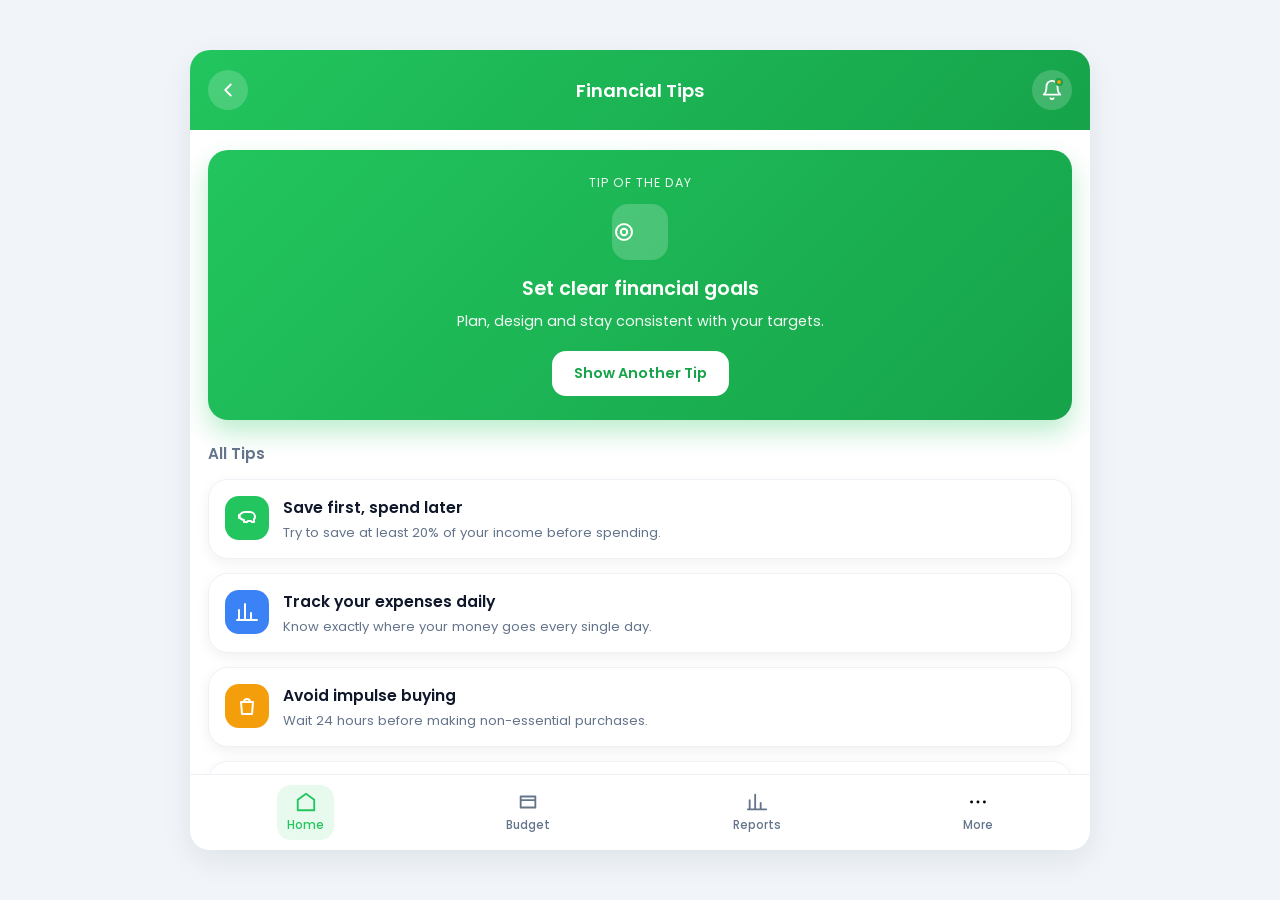
<file: pages/financial-tips.html>
<!DOCTYPE html>
<html lang="en">
<head>
  <meta charset="UTF-8" />
  <meta name="viewport" content="width=device-width, initial-scale=1.0" />
  <title>SpendWise — Financial Tips</title>
  <link rel="preconnect" href="https://fonts.googleapis.com" />
  <link rel="preconnect" href="https://fonts.gstatic.com" crossorigin />
  <link href="https://fonts.googleapis.com/css2?family=Poppins:wght@300;400;500;600;700&display=swap" rel="stylesheet" />
  <link rel="stylesheet" href="../css/financial-tips.css" />
</head>
<body>
  <div class="app">
    <!-- Header -->
    <header class="app-header">
      <button class="icon-btn" aria-label="Go back">
        <svg viewBox="0 0 24 24" width="22" height="22"><path d="M15 18l-6-6 6-6" fill="none" stroke="currentColor" stroke-width="2" stroke-linecap="round" stroke-linejoin="round"/></svg>
      </button>
      <h1 class="app-title">Financial Tips</h1>
      <button class="icon-btn" aria-label="Notifications">
        <svg viewBox="0 0 24 24" width="22" height="22"><path d="M18 8a6 6 0 0 0-12 0c0 7-3 9-3 9h18s-3-2-3-9M13.7 21a2 2 0 0 1-3.4 0" fill="none" stroke="currentColor" stroke-width="2" stroke-linecap="round" stroke-linejoin="round"/></svg>
        <span class="badge"></span>
      </button>
    </header>

    <main class="content">
      <!-- Tip of the Day -->
      <section class="tip-of-day" id="tipOfDay">
        <p class="tod-label">Tip of the Day</p>
        <div class="tod-icon" id="todIcon"></div>
        <h2 class="tod-title" id="todTitle"></h2>
        <p class="tod-desc" id="todDesc"></p>
        <button class="btn-another" id="anotherBtn">Show Another Tip</button>
      </section>

      <p class="section-label">All Tips</p>
      <div class="tips-grid" id="tipsGrid"></div>
    </main>

    <!-- Footer Navigation -->
    <nav class="bottom-nav" aria-label="Primary">
      <a href="#" class="nav-item active">
        <svg viewBox="0 0 24 24" width="22" height="22"><path d="M3 9.5 12 3l9 6.5V21H3V9.5Z" fill="none" stroke="currentColor" stroke-width="2" stroke-linejoin="round"/></svg>
        <span>Home</span>
      </a>
      <a href="#" class="nav-item">
        <svg viewBox="0 0 24 24" width="22" height="22"><path d="M4 6h16v12H4zM4 10h16" fill="none" stroke="currentColor" stroke-width="2" stroke-linejoin="round"/></svg>
        <span>Budget</span>
      </a>
      <a href="#" class="nav-item">
        <svg viewBox="0 0 24 24" width="22" height="22"><path d="M4 20V10M10 20V4M16 20v-7M22 20H2" fill="none" stroke="currentColor" stroke-width="2" stroke-linecap="round"/></svg>
        <span>Reports</span>
      </a>
      <a href="#" class="nav-item">
        <svg viewBox="0 0 24 24" width="22" height="22"><circle cx="5" cy="12" r="1.6"/><circle cx="12" cy="12" r="1.6"/><circle cx="19" cy="12" r="1.6"/></svg>
        <span>More</span>
      </a>
    </nav>
  </div>

  <script src="../js/financial-tips.js"></script>
</body>
</html>
</file>
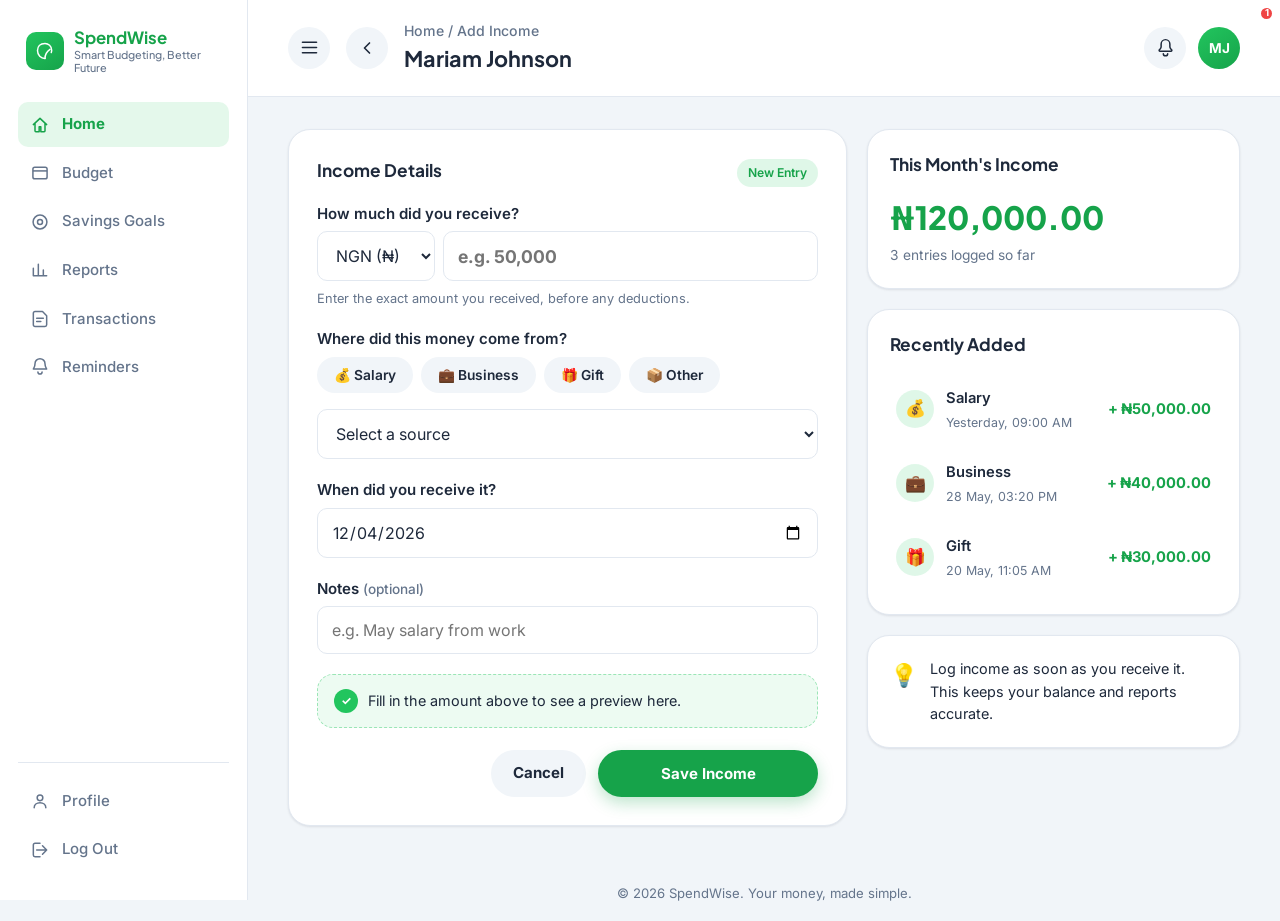
<file: pages/income.html>
<!DOCTYPE html>
<html lang="en">
<head>
  <meta charset="UTF-8" />
  <meta name="viewport" content="width=device-width, initial-scale=1.0" />
  <title>SpendWise — Add Income</title>
  <meta name="description" content="Add a new income entry to your SpendWise account." />

  <link rel="preconnect" href="https://fonts.googleapis.com">
  <link href="https://fonts.googleapis.com/css2?family=Plus+Jakarta+Sans:wght@500;600;700;800&family=Inter:wght@400;500;600;700&display=swap" rel="stylesheet">

  <link rel="stylesheet" href="../css/income.css" />
</head>
<body>

  <a href="#main-content" class="skip-link">Skip to main content</a>

  <div class="app-shell">

    <!-- ============================================================
         SIDEBAR NAVIGATION (identical structure across every page
         of the app, so SpendWise always feels like one product)
    ============================================================= -->
    <aside class="sidebar" id="sidebar" aria-label="Main navigation">

      <div class="sidebar__brand">
        <span class="brand-mark" aria-hidden="true">
          <svg viewBox="0 0 24 24" width="24" height="24" fill="none" xmlns="http://www.w3.org/2000/svg">
            <path d="M12 21C7 21 3 17 3 11.5C3 7 6 3 12 3C16 3 20 6 20 11C20 12 19.8 13 19.5 13.8" stroke="currentColor" stroke-width="1.8" stroke-linecap="round"/>
            <path d="M12 21C12 21 12 14 18 10" stroke="currentColor" stroke-width="1.8" stroke-linecap="round"/>
          </svg>
        </span>
        <span class="brand-text">
          SpendWise
          <small>Smart Budgeting, Better Future</small>
        </span>
      </div>

      <nav class="sidebar__nav">
        <a href="#" class="nav-link is-active">
          <svg class="nav-icon" viewBox="0 0 24 24" width="24" height="24" fill="none"><path d="M4 11.5L12 4l8 7.5M6 10v9a1 1 0 001 1h4v-6h2v6h4a1 1 0 001-1v-9" stroke="currentColor" stroke-width="1.8" stroke-linecap="round" stroke-linejoin="round"/></svg>
          <span>Home</span>
        </a>
        <a href="#" class="nav-link">
          <svg class="nav-icon" viewBox="0 0 24 24" width="24" height="24" fill="none"><rect x="3.5" y="5" width="17" height="14" rx="2.2" stroke="currentColor" stroke-width="1.8"/><path d="M3.5 9.5h17" stroke="currentColor" stroke-width="1.8"/></svg>
          <span>Budget</span>
        </a>
        <a href="#" class="nav-link">
          <svg class="nav-icon" viewBox="0 0 24 24" width="24" height="24" fill="none"><circle cx="12" cy="12" r="8.3" stroke="currentColor" stroke-width="1.8"/><circle cx="12" cy="12" r="3" stroke="currentColor" stroke-width="1.8"/></svg>
          <span>Savings Goals</span>
        </a>
        <a href="#" class="nav-link">
          <svg class="nav-icon" viewBox="0 0 24 24" width="24" height="24" fill="none"><path d="M4 19V10M10 19V5M16 19v-7M4 19h16" stroke="currentColor" stroke-width="1.8" stroke-linecap="round" stroke-linejoin="round"/></svg>
          <span>Reports</span>
        </a>
        <a href="#" class="nav-link">
          <svg class="nav-icon" viewBox="0 0 24 24" width="24" height="24" fill="none"><path d="M6 3h9l5 5v11a2 2 0 01-2 2H6a2 2 0 01-2-2V5a2 2 0 012-2z" stroke="currentColor" stroke-width="1.8" stroke-linejoin="round"/><path d="M8 11h8M8 15h5" stroke="currentColor" stroke-width="1.8" stroke-linecap="round"/></svg>
          <span>Transactions</span>
        </a>
        <a href="#" class="nav-link">
          <svg class="nav-icon" viewBox="0 0 24 24" width="24" height="24" fill="none"><path d="M6 8a6 6 0 1112 0c0 4 1.6 5.5 2 6.5H4c.4-1 2-2.5 2-6.5z" stroke="currentColor" stroke-width="1.8" stroke-linejoin="round"/><path d="M9.5 18a2.5 2.5 0 005 0" stroke="currentColor" stroke-width="1.8" stroke-linecap="round"/></svg>
          <span>Reminders</span>
        </a>
      </nav>

      <div class="sidebar__footer">
        <a href="#" class="nav-link">
          <svg class="nav-icon" viewBox="0 0 24 24" width="24" height="24" fill="none"><circle cx="12" cy="8.2" r="3.4" stroke="currentColor" stroke-width="1.8"/><path d="M5 20c0-3.6 3.1-6 7-6s7 2.4 7 6" stroke="currentColor" stroke-width="1.8" stroke-linecap="round"/></svg>
          <span>Profile</span>
        </a>
        <a href="#" class="nav-link nav-link--danger">
          <svg class="nav-icon" viewBox="0 0 24 24" width="24" height="24" fill="none"><path d="M15 17l5-5-5-5M20 12H8M12 4H6a2 2 0 00-2 2v12a2 2 0 002 2h6" stroke="currentColor" stroke-width="1.8" stroke-linecap="round" stroke-linejoin="round"/></svg>
          <span>Log Out</span>
        </a>
      </div>
    </aside>

    <!-- ============================================================
         MAIN COLUMN
    ============================================================= -->
    <div class="main-column">

      <!-- ---------------- TOP BAR ---------------- -->
      <header class="topbar">
        <button class="icon-btn topbar__menu-btn" id="menuToggle" aria-label="Open navigation menu" aria-expanded="false" aria-controls="sidebar">
          <svg viewBox="0 0 24 24" width="22" height="22" fill="none"><path d="M4 6h16M4 12h16M4 18h16" stroke="currentColor" stroke-width="1.9" stroke-linecap="round"/></svg>
        </button>

        <a href="dashboard.html" class="back-link" aria-label="Back to Dashboard">
          <svg viewBox="0 0 24 24" width="20" height="20" fill="none"><path d="M15 6l-6 6 6 6" stroke="currentColor" stroke-width="2" stroke-linecap="round" stroke-linejoin="round"/></svg>
        </a>

        <div class="topbar__greeting">
          <p class="greeting-eyebrow">Home / Add Income</p>
          <h1 class="greeting-name">Add Income</h1>
        </div>

        <div class="topbar__actions">
          <div class="currency-pill" title="Your main currency">
            <span>NGN (₦)</span>
          </div>

          <a href="reminder.html" class="icon-btn" aria-label="Open reminders">
            <svg viewBox="0 0 24 24" width="21" height="21" fill="none"><path d="M12 3a5 5 0 00-5 5v3.2c0 .8-.3 1.6-.9 2.2L5 14.7c-.6.6-.2 1.7.7 1.7h12.6c.9 0 1.3-1.1.7-1.7l-1.1-1.3a3.2 3.2 0 01-.9-2.2V8a5 5 0 00-5-5z" stroke="currentColor" stroke-width="1.7" stroke-linejoin="round"/><path d="M9.5 19a2.5 2.5 0 005 0" stroke="currentColor" stroke-width="1.7" stroke-linecap="round"/></svg>
            <span class="notif-dot" aria-hidden="true">1</span>
          </a>

          <a href="profile.html" class="avatar-btn" aria-label="Open profile page">MA</a>
        </div>
      </header>

      <!-- ---------------- PAGE CONTENT ---------------- -->
      <main id="main-content" class="page">

        <div class="content-grid content-grid--income">

          <!-- ===================== ADD INCOME FORM ===================== -->
          <section class="card form-card" aria-labelledby="formTitle">
            <div class="card__header">
              <h2 id="formTitle">Income Details</h2>
              <span class="card__badge card__badge--income">New Entry</span>
            </div>

            <form id="incomeForm" novalidate>

              <!-- Amount + currency -->
              <div class="field-group">
                <label for="incomeAmount">How much did you receive?</label>
                <div class="amount-row">
                  <select id="incomeCurrency" aria-label="Currency for this income">
                    <option value="NGN">NGN (₦)</option>
                    <option value="USD">USD ($)</option>
                    <option value="EUR">EUR (€)</option>
                    <option value="GBP">GBP (£)</option>
                    <option value="GHS">GHS (₵)</option>
                    <option value="KES">KES (KSh)</option>
                  </select>
                  <input type="number" id="incomeAmount" min="0" step="0.01" placeholder="e.g. 50,000" required inputmode="decimal" />
                </div>
                <p class="field-hint">Enter the exact amount you received, before any deductions.</p>
              </div>

              <!-- Source -->
              <div class="field-group">
                <label for="incomeSource">Where did this money come from?</label>

                <!-- Quick-select chips: big, obvious, one-tap shortcuts for
                     users who find dropdown menus fiddly -->
                <div class="chip-row" role="group" aria-label="Quick select income source">
                  <button type="button" class="chip" data-source="Salary">💰 Salary</button>
                  <button type="button" class="chip" data-source="Business">💼 Business</button>
                  <button type="button" class="chip" data-source="Gift">🎁 Gift</button>
                  <button type="button" class="chip" data-source="Other">📦 Other</button>
                </div>

                <select id="incomeSource" required>
                  <option value="">Select a source</option>
                  <option>Salary</option>
                  <option>Business</option>
                  <option>Gift</option>
                  <option>Freelance</option>
                  <option>Investment</option>
                  <option>Other</option>
                </select>
              </div>

              <!-- Date -->
              <div class="field-group">
                <label for="incomeDate">When did you receive it?</label>
                <input type="date" id="incomeDate" required />
              </div>

              <!-- Notes -->
              <div class="field-group">
                <label for="incomeNotes">Notes <span class="field-optional">(optional)</span></label>
                <input type="text" id="incomeNotes" placeholder="e.g. May salary from work" maxlength="80" />
              </div>

              <!-- Live preview banner: reassures less-confident users that
                   what they typed is what will be saved -->
              <div class="preview-banner" id="previewBanner" aria-live="polite">
                <span class="preview-banner__icon" aria-hidden="true">✓</span>
                <span>Fill in the amount above to see a preview here.</span>
              </div>

              <div class="form-actions">
                <a href="dashboard.html" class="btn btn--ghost">Cancel</a>
                <button type="submit" class="btn btn--primary">Save Income</button>
              </div>
            </form>
          </section>

          <!-- ===================== SIDE COLUMN ===================== -->
          <div class="side-column">

            <!-- This month's income summary -->
            <section class="card income-summary-card" aria-label="This month's income summary">
              <div class="card__header">
                <h2>This Month's Income</h2>
              </div>
              <p class="income-summary__amount" id="summaryTotal">₦120,000.00</p>
              <p class="income-summary__meta"><span id="summaryCount">3</span> entries logged so far</p>
            </section>

            <!-- Recent income list -->
            <section class="card recent-income-card" aria-label="Recently added income">
              <div class="card__header">
                <h2>Recently Added</h2>
              </div>
              <ul class="tx-list" id="recentIncomeList">
                <li class="tx-item">
                  <span class="tx-item__icon" style="background:rgba(34,197,94,0.14)">💰</span>
                  <span class="tx-item__body">
                    <span class="tx-item__name">Salary</span><br>
                    <span class="tx-item__meta">Yesterday, 09:00 AM</span>
                  </span>
                  <span class="tx-item__amount is-income">+ ₦50,000.00</span>
                </li>
                <li class="tx-item">
                  <span class="tx-item__icon" style="background:rgba(34,197,94,0.14)">💼</span>
                  <span class="tx-item__body">
                    <span class="tx-item__name">Business</span><br>
                    <span class="tx-item__meta">28 May, 03:20 PM</span>
                  </span>
                  <span class="tx-item__amount is-income">+ ₦40,000.00</span>
                </li>
                <li class="tx-item">
                  <span class="tx-item__icon" style="background:rgba(34,197,94,0.14)">🎁</span>
                  <span class="tx-item__body">
                    <span class="tx-item__name">Gift</span><br>
                    <span class="tx-item__meta">20 May, 11:05 AM</span>
                  </span>
                  <span class="tx-item__amount is-income">+ ₦30,000.00</span>
                </li>
              </ul>
            </section>

            <!-- Helpful tip -->
            <section class="card tip-card" aria-label="Helpful tip">
              <div class="tip-body">
                <span class="tip-icon" aria-hidden="true">💡</span>
                <p>Log income as soon as you receive it. This keeps your balance and reports accurate.</p>
              </div>
            </section>

          </div>
        </div>
      </main>

      <footer class="page-footer">
        <p>© 2026 SpendWise. Your money, made simple.</p>
      </footer>
    </div>
  </div>

  <!-- ============================================================
       MOBILE BOTTOM NAVIGATION
  ============================================================= -->
  <nav class="bottom-nav" aria-label="Main navigation">
    <a href="dashboard.html" class="bottom-nav__item is-active">
      <svg viewBox="0 0 24 24" width="21" height="21" fill="none"><path d="M4 11.5L12 4l8 7.5M6 10v9a1 1 0 001 1h4v-6h2v6h4a1 1 0 001-1v-9" stroke="currentColor" stroke-width="1.8" stroke-linecap="round" stroke-linejoin="round"/></svg>
      <span>Home</span>
    </a>
    <a href="#" class="bottom-nav__item">
      <svg viewBox="0 0 24 24" width="21" height="21" fill="none"><rect x="3.5" y="5" width="17" height="14" rx="2.2" stroke="currentColor" stroke-width="1.8"/><path d="M3.5 9.5h17" stroke="currentColor" stroke-width="1.8"/></svg>
      <span>Budget</span>
    </a>
    <a href="#" class="bottom-nav__item">
      <svg viewBox="0 0 24 24" width="21" height="21" fill="none"><path d="M4 19V10M10 19V5M16 19v-7M4 19h16" stroke="currentColor" stroke-width="1.8" stroke-linecap="round" stroke-linejoin="round"/></svg>
      <span>Reports</span>
    </a>
    <a href="#" class="bottom-nav__item">
      <svg viewBox="0 0 24 24" width="21" height="21" fill="none"><circle cx="5" cy="12" r="1.4" fill="currentColor"/><circle cx="12" cy="12" r="1.4" fill="currentColor"/><circle cx="19" cy="12" r="1.4" fill="currentColor"/></svg>
      <span>More</span>
    </a>
  </nav>

  <div class="backdrop" id="backdrop" hidden></div>

  <!-- Toast confirmation -->
  <div class="toast" id="toast" role="status" aria-live="polite"></div>

  <script src="../js/income.js"></script>
  <script src="../js/common.js"></script>
  <script src="../js/income.js"></script>
</body>
</html>
</file>
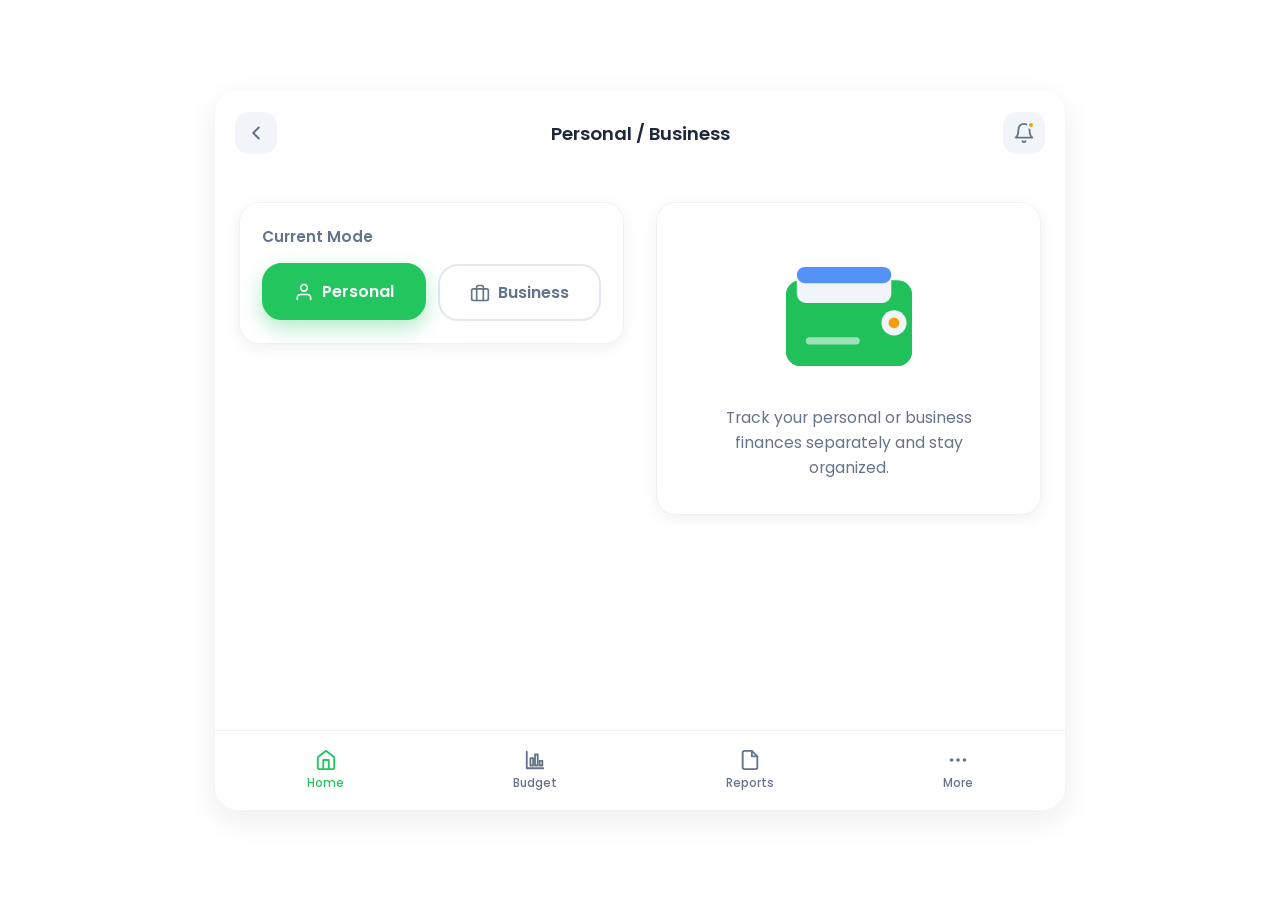
<file: pages/personal_business.html>
<!DOCTYPE html>
<html lang="en">
<head>
  <meta charset="UTF-8" />
  <meta name="viewport" content="width=device-width, initial-scale=1.0" />
  <title>SpendWise · Personal / Business</title>
  <link rel="preconnect" href="https://fonts.googleapis.com" />
  <link rel="preconnect" href="https://fonts.gstatic.com" crossorigin />
  <link href="https://fonts.googleapis.com/css2?family=Poppins:wght@300;400;500;600;700&display=swap" rel="stylesheet" />
  <link rel="stylesheet" href="../css/personal_business.css" />
</head>
<body>
  <div class="phone">
    <!-- Header -->
    <header class="app-header">
      <button class="icon-btn" aria-label="Go back">
        <svg viewBox="0 0 24 24" width="22" height="22" fill="none" stroke="currentColor" stroke-width="2.2" stroke-linecap="round" stroke-linejoin="round"><path d="M15 18l-6-6 6-6"/></svg>
      </button>
      <h1 class="app-title">Personal / Business</h1>
      <button class="icon-btn" aria-label="Notifications">
        <svg viewBox="0 0 24 24" width="22" height="22" fill="none" stroke="currentColor" stroke-width="2" stroke-linecap="round" stroke-linejoin="round"><path d="M18 8A6 6 0 0 0 6 8c0 7-3 9-3 9h18s-3-2-3-9"/><path d="M13.73 21a2 2 0 0 1-3.46 0"/></svg>
        <span class="dot"></span>
      </button>
    </header>

    <main class="content"> 
      <section class="card mode-card">
        <p class="section-label">Current Mode</p>

        <div class="mode-toggle" role="group" aria-label="Select account mode">
          <button class="mode-btn active" id="personalBtn" data-mode="personal" aria-pressed="true">
            <svg viewBox="0 0 24 24" width="20" height="20" fill="none" stroke="currentColor" stroke-width="2" stroke-linecap="round" stroke-linejoin="round"><path d="M20 21v-2a4 4 0 0 0-4-4H8a4 4 0 0 0-4 4v2"/><circle cx="12" cy="7" r="4"/></svg>
            Personal
          </button>
          <button class="mode-btn" id="businessBtn" data-mode="business" aria-pressed="false">
            <svg viewBox="0 0 24 24" width="20" height="20" fill="none" stroke="currentColor" stroke-width="2" stroke-linecap="round" stroke-linejoin="round"><rect x="2" y="7" width="20" height="14" rx="2"/><path d="M16 21V5a2 2 0 0 0-2-2h-4a2 2 0 0 0-2 2v16"/></svg>
            Business
          </button>
        </div>
      </section>

      <section class="card illustration-card">
        <div class="illustration" id="illustration">
          <!-- Personal illustration (wallet) -->
          <svg class="illo-personal" viewBox="0 0 200 160" width="180" height="150" aria-hidden="true">
            <rect x="30" y="45" width="140" height="95" rx="16" fill="#16A34A"/>
            <rect x="30" y="45" width="140" height="95" rx="16" fill="#22C55E" opacity="0.9"/>
            <rect x="42" y="30" width="105" height="40" rx="10" fill="#F1F5F9"/>
            <rect x="42" y="30" width="105" height="18" rx="9" fill="#3882F6" opacity="0.85"/>
            <circle cx="150" cy="92" r="14" fill="#F1F5F9"/>
            <circle cx="150" cy="92" r="6" fill="#F59E0B"/>
            <rect x="52" y="108" width="60" height="8" rx="4" fill="#F1F5F9" opacity="0.6"/>
          </svg>
          <!-- Business illustration (briefcase) -->
          <svg class="illo-business" viewBox="0 0 200 160" width="180" height="150" aria-hidden="true">
            <rect x="30" y="55" width="140" height="80" rx="14" fill="#16A34A"/>
            <rect x="30" y="55" width="140" height="80" rx="14" fill="#22C55E" opacity="0.92"/>
            <rect x="70" y="35" width="60" height="26" rx="8" fill="none" stroke="#64748B" stroke-width="6"/>
            <rect x="30" y="82" width="140" height="14" fill="#16A34A"/>
            <rect x="88" y="78" width="24" height="22" rx="5" fill="#F59E0B"/>
            <circle cx="100" cy="89" r="4" fill="#F1F5F9"/>
          </svg>
        </div>

        <p class="illo-text">
          Track your personal or business finances separately and stay organized.
        </p>
      </section>
    </main>

    <!-- Footer nav -->
    <nav class="bottom-nav" aria-label="Primary">
      <a href="#" class="nav-item active">
        <svg viewBox="0 0 24 24" width="22" height="22" fill="none" stroke="currentColor" stroke-width="2" stroke-linecap="round" stroke-linejoin="round"><path d="M3 9l9-7 9 7v11a2 2 0 0 1-2 2H5a2 2 0 0 1-2-2z"/><path d="M9 22V12h6v10"/></svg>
        <span>Home</span>
      </a>
      <a href="#" class="nav-item">
        <svg viewBox="0 0 24 24" width="22" height="22" fill="none" stroke="currentColor" stroke-width="2" stroke-linecap="round" stroke-linejoin="round"><path d="M3 3v18h18"/><rect x="7" y="10" width="3" height="8"/><rect x="12" y="6" width="3" height="12"/><rect x="17" y="13" width="3" height="5"/></svg>
        <span>Budget</span>
      </a>
      <a href="#" class="nav-item">
        <svg viewBox="0 0 24 24" width="22" height="22" fill="none" stroke="currentColor" stroke-width="2" stroke-linecap="round" stroke-linejoin="round"><path d="M14 2H6a2 2 0 0 0-2 2v16a2 2 0 0 0 2 2h12a2 2 0 0 0 2-2V8z"/><path d="M14 2v6h6"/></svg>
        <span>Reports</span>
      </a>
      <a href="#" class="nav-item">
        <svg viewBox="0 0 24 24" width="22" height="22" fill="none" stroke="currentColor" stroke-width="2" stroke-linecap="round" stroke-linejoin="round"><circle cx="12" cy="12" r="1"/><circle cx="19" cy="12" r="1"/><circle cx="5" cy="12" r="1"/></svg>
        <span>More</span>
      </a>
    </nav>
  </div>

  <script src="../css/personal_business.css"></script>
</body>
</html>
</file>
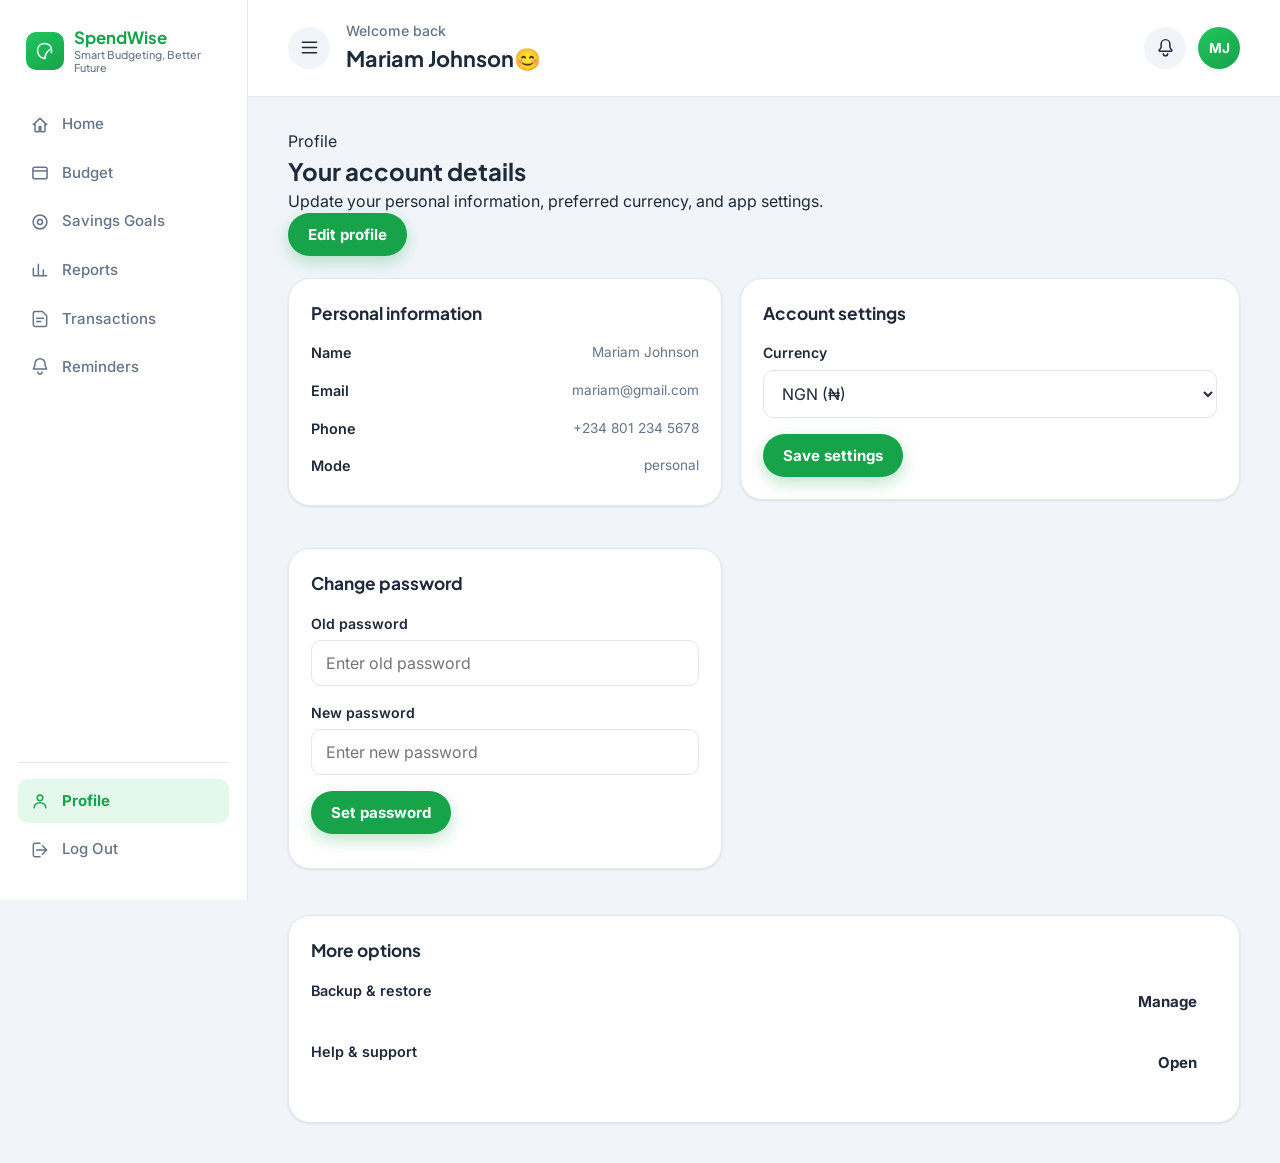
<file: pages/profile.html>
<!DOCTYPE html>
<html lang="en">
<head>
  <meta charset="UTF-8" />
  <meta name="viewport" content="width=device-width, initial-scale=1.0" />
  <title>SpendWise — Profile</title>
  <meta name="description" content="SpendWise profile page." />
  <link rel="icon" href="../images/favicon.png" />
  <link rel="stylesheet" href="../css/dashboard.css" />
  <link rel="preconnect" href="https://fonts.googleapis.com">
  <link href="https://fonts.googleapis.com/css2?family=Plus+Jakarta+Sans:wght@500;600;700;800&family=Inter:wght@400;500;600;700&display=swap" rel="stylesheet">
</head>
<body>
  <a href="#main-content" class="skip-link">Skip to main content</a>
  <div class="app-shell">
    <aside class="sidebar" id="sidebar" aria-label="Main navigation">
      <div class="sidebar__brand">
        <span class="brand-mark" aria-hidden="true">
          <svg viewBox="0 0 24 24" fill="none" xmlns="http://www.w3.org/2000/svg">
            <path d="M12 21C7 21 3 17 3 11.5C3 7 6 3 12 3C16 3 20 6 20 11C20 12 19.8 13 19.5 13.8" stroke="currentColor" stroke-width="1.8" stroke-linecap="round"/>
            <path d="M12 21C12 21 12 14 18 10" stroke="currentColor" stroke-width="1.8" stroke-linecap="round"/>
          </svg>
        </span>
        <span class="brand-text">
          SpendWise
          <small>Smart Budgeting, Better Future</small>
        </span>
      </div>
      <nav class="sidebar__nav">
        <a href="dashboard.html" class="nav-link">
          <svg class="nav-icon" viewBox="0 0 24 24" fill="none"><path d="M4 11.5L12 4l8 7.5M6 10v9a1 1 0 001 1h4v-6h2v6h4a1 1 0 001-1v-9" stroke="currentColor" stroke-width="1.8" stroke-linecap="round" stroke-linejoin="round"/></svg>
          <span>Home</span>
        </a>
        <a href="budget.html" class="nav-link">
          <svg class="nav-icon" viewBox="0 0 24 24" fill="none"><rect x="3.5" y="5" width="17" height="14" rx="2.2" stroke="currentColor" stroke-width="1.8"/><path d="M3.5 9.5h17" stroke="currentColor" stroke-width="1.8"/></svg>
          <span>Budget</span>
        </a>
        <a href="savings.html" class="nav-link">
          <svg class="nav-icon" viewBox="0 0 24 24" fill="none"><circle cx="12" cy="12" r="8.3" stroke="currentColor" stroke-width="1.8"/><circle cx="12" cy="12" r="3" stroke="currentColor" stroke-width="1.8"/></svg>
          <span>Savings Goals</span>
        </a>
        <a href="reports.html" class="nav-link">
          <svg class="nav-icon" viewBox="0 0 24 24" fill="none"><path d="M4 19V10M10 19V5M16 19v-7M4 19h16" stroke="currentColor" stroke-width="1.8" stroke-linecap="round" stroke-linejoin="round"/></svg>
          <span>Reports</span>
        </a>
        <a href="transactions.html" class="nav-link">
          <svg class="nav-icon" viewBox="0 0 24 24" fill="none"><path d="M6 3h9l5 5v11a2 2 0 01-2 2H6a2 2 0 01-2-2V5a2 2 0 012-2z" stroke="currentColor" stroke-width="1.8" stroke-linejoin="round"/><path d="M8 11h8M8 15h5" stroke="currentColor" stroke-width="1.8" stroke-linecap="round"/></svg>
          <span>Transactions</span>
        </a>
        <a href="reminder.html" class="nav-link">
          <svg class="nav-icon" viewBox="0 0 24 24" fill="none"><path d="M6 8a6 6 0 1112 0c0 4 1.6 5.5 2 6.5H4c.4-1 2-2.5 2-6.5z" stroke="currentColor" stroke-width="1.8" stroke-linejoin="round"/><path d="M9.5 18a2.5 2.5 0 005 0" stroke="currentColor" stroke-width="1.8" stroke-linecap="round"/></svg>
          <span>Reminders</span>
        </a>
      </nav>
      <div class="sidebar__footer">
        <a href="profile.html" class="nav-link is-active" aria-current="page">
          <svg class="nav-icon" viewBox="0 0 24 24" fill="none"><circle cx="12" cy="8.2" r="3.4" stroke="currentColor" stroke-width="1.8"/><path d="M5 20c0-3.6 3.1-6 7-6s7 2.4 7 6" stroke="currentColor" stroke-width="1.8" stroke-linecap="round"/></svg>
          <span>Profile</span>
        </a>
        <a href="../index.html" class="nav-link nav-link--danger">
          <svg class="nav-icon" viewBox="0 0 24 24" fill="none"><path d="M15 17l5-5-5-5M20 12H8M12 4H6a2 2 0 00-2 2v12a2 2 0 002 2h6" stroke="currentColor" stroke-width="1.8" stroke-linecap="round" stroke-linejoin="round"/></svg>
          <span>Log Out</span>
        </a>
      </div>
    </aside>
    <div class="main-column">
      <header class="topbar">
        <button class="icon-btn topbar__menu-btn" id="menuToggle" aria-label="Open navigation menu" aria-expanded="false" aria-controls="sidebar">
          <svg viewBox="0 0 24 24" fill="none"><path d="M4 6h16M4 12h16M4 18h16" stroke="currentColor" stroke-width="1.9" stroke-linecap="round"/></svg>
        </button>
        <div class="topbar__greeting">
          <p class="greeting-eyebrow">Welcome back</p>
          <h1 class="greeting-name">Mariam <span aria-hidden="true">😊</span></h1>
        </div>
        <div class="topbar__actions">
          <div class="currency-pill" title="Your main currency"><span>NGN (₦)</span></div>
          <a href="reminder.html" class="icon-btn" aria-label="Open reminders">
            <svg viewBox="0 0 24 24" fill="none"><path d="M12 3a5 5 0 00-5 5v3.2c0 .8-.3 1.6-.9 2.2L5 14.7c-.6.6-.2 1.7.7 1.7h12.6c.9 0 1.3-1.1.7-1.7l-1.1-1.3a3.2 3.2 0 01-.9-2.2V8a5 5 0 00-5-5z" stroke="currentColor" stroke-width="1.7" stroke-linejoin="round"/><path d="M9.5 19a2.5 2.5 0 005 0" stroke="currentColor" stroke-width="1.7" stroke-linecap="round"/></svg>
          </a>
          <a href="profile.html" class="avatar-btn" aria-label="Open profile page">MA</a>
        </div>
      </header>
      <main id="main-content" class="page">
        <section class="page-heading">
          <div>
            <p class="eyebrow">Profile</p>
            <h2>Your account details</h2>
            <p>Update your personal information, preferred currency, and app settings.</p>
          </div>
          <button id="editProfileBtn" class="btn btn--primary">Edit profile</button>
        </section>
        <section class="content-grid">
          <div class="card">
            <div class="card__header">
              <h2>Personal information</h2>
            </div>
            <div id="profileSummary"></div>
          </div>
          <div class="card" id="editProfileSection" hidden>
            <div class="card__header">
              <h2>Edit personal details</h2>
            </div>
            <form class="modal__form" id="profileEditForm" novalidate>
              <div class="field-group">
                <label for="profileName">Full name</label>
                <input type="text" id="profileName" placeholder="Your full name" required />
              </div>
              <div class="field-group">
                <label for="profileEmail">Email address</label>
                <input type="email" id="profileEmail" placeholder="you@example.com" required />
              </div>
              <div class="field-group">
                <label for="profilePhone">Phone number</label>
                <input type="tel" id="profilePhone" placeholder="+234 801 234 5678" required />
              </div>
              <div class="field-group">
                <label for="businessMode">Switch mode</label>
                <select id="businessMode">
                  <option value="personal">Personal</option>
                  <option value="business">Business</option>
                </select>
              </div>
              <div style="display:flex;gap:12px;flex-wrap:wrap;margin-top:14px;">
                <button id="updateProfileBtn" class="btn btn--primary" type="button">Update profile</button>
                <button id="clearProfileBtn" class="btn" type="button" style="background:transparent;color:#16A34A;border:2px solid #16A34A;">Clear all</button>
              </div>
            </form>
          </div>
          <div class="card">
            <div class="card__header">
              <h2>Account settings</h2>
            </div>
            <form class="field-group">
              <label for="currencySelect">Currency</label>
              <select id="currencySelect">
                <option value="NGN">NGN (₦)</option>
                <option value="USD">USD ($)</option>
                <option value="EUR">EUR (€)</option>
                <option value="GBP">GBP (£)</option>
                <option value="GHS">GHS (₵)</option>
                <option value="KES">KES (KSh)</option>
              </select>
            </form>
            <button id="saveSettingsBtn" class="btn btn--primary">Save settings</button>
          </div>
          <div class="card" style="margin-top: 24px;">
            <div class="card__header">
              <h2>Change password</h2>
            </div>
            <div class="field-group">
              <label for="oldPassword">Old password</label>
              <input type="password" id="oldPassword" placeholder="Enter old password" />
            </div>
            <div class="field-group">
              <label for="newPassword">New password</label>
              <input type="password" id="newPassword" placeholder="Enter new password" />
            </div>
            <button id="setPasswordBtn" class="btn btn--primary" type="button">Set password</button>
            <p id="passwordMessage" style="margin-top:12px;font-size:0.95rem;"></p>
          </div>
        </section>
        <section class="card" style="margin-top: 24px;">
          <div class="card__header">
            <h2>More options</h2>
          </div>
          <div class="budget-row"> 
            <div class="budget-row__top">
              <span class="budget-row__name">Backup & restore</span>
              <button id="manageBackupBtn" class="btn">Manage</button>
            </div>
          </div>
          <div id="backupPanel" hidden style="margin-top:16px;padding:14px;border:1px solid var(--color-border);border-radius:12px;background:var(--color-white);">
            <p style="margin-bottom: 12px; font-weight: 600;">Enter the email where you want your backup address saved.</p>
            <div class="field-group">
              <label for="backupEmail">Backup email</label>
              <input type="email" id="backupEmail" placeholder="you@example.com" />
            </div>
            <button id="backupSaveBtn" class="btn btn--primary" type="button">Save backup email</button>
          </div>
          <div class="budget-row" style="margin-top: 18px;">
            <div class="budget-row__top">
              <span class="budget-row__name">Help & support</span>
              <button id="helpOpenBtn" class="btn" type="button">Open</button>
            </div>
          </div>
          <div id="helpPanel" hidden role="region" aria-label="Help and support information" style="margin-top:16px;padding:14px;border:1px solid var(--color-border);border-radius:12px;background:var(--color-white);">
            <div style="margin-bottom:12px;">
              <h3 style="margin:0 0 8px 0;">General help</h3>
              <div class="budget-row" style="margin-bottom:12px;flex-direction:column;align-items:flex-start;">
                <span class="budget-row__name">How do I update my profile?</span>
                <p class="reminder-desc">Click Edit profile, change your details, then click Update profile.</p>
              </div>
              <div class="budget-row" style="margin-bottom:12px;flex-direction:column;align-items:flex-start;">
                <span class="budget-row__name">How can I change currency?</span>
                <p class="reminder-desc">Select your preferred currency and press Save settings.</p>
              </div>
            </div>
            <div>
              <h3 style="margin:0 0 8px 0;">Customer support</h3>
              <p class="reminder-desc">Email <a href="mailto:support@spendwise.com">support@spendwise.com</a> or call <a href="tel:+2348001234567">+234 800 123 4567</a> for assistance.</p>
            </div>
          </div>
        </section>
      </main>
    </div>
  </div>
  <script src="../js/navigation.js"></script>
  <script src="../js/common.js"></script>
  <script src="../js/profile.js"></script>
</body>
</html>
</file>
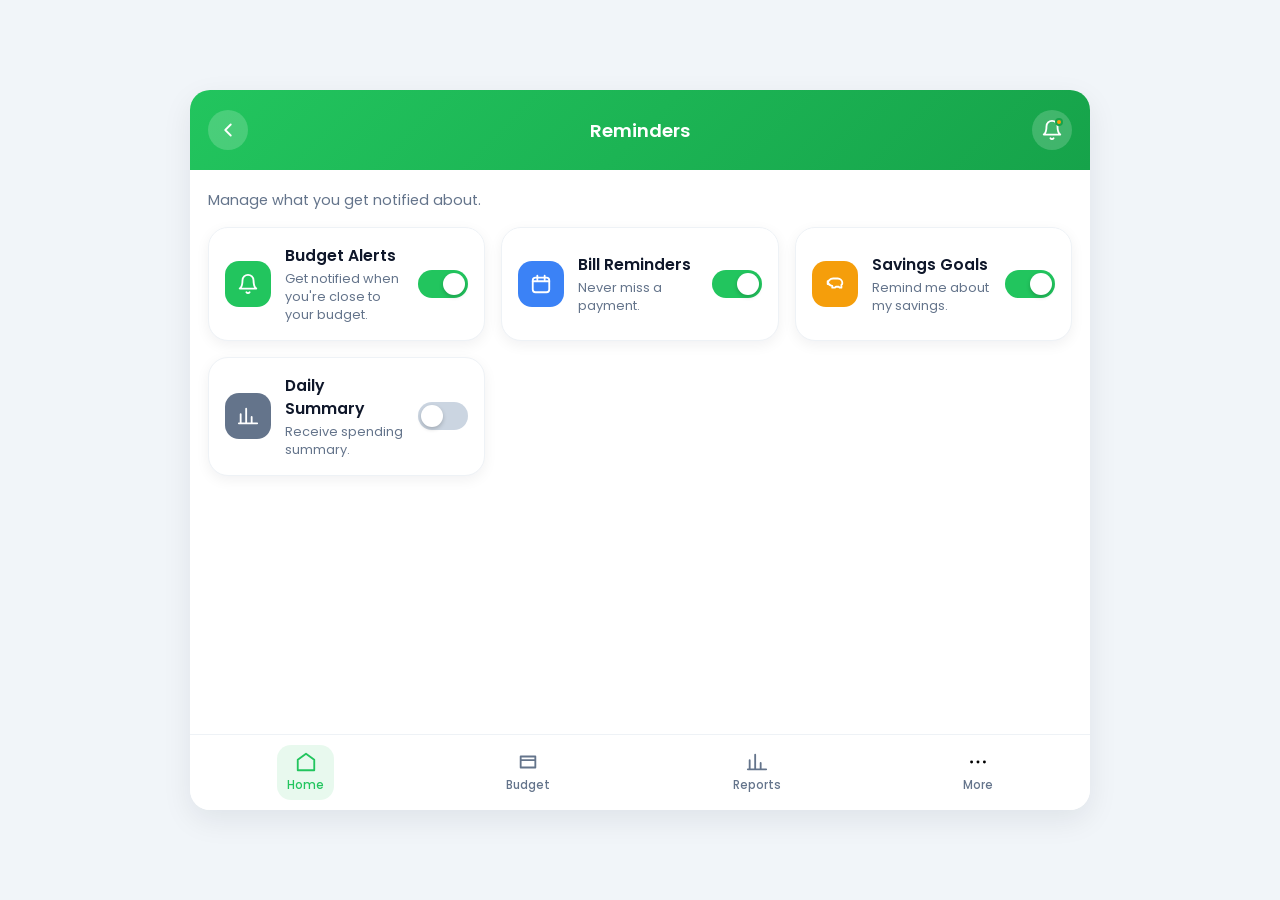
<file: pages/reminder.html>
<!DOCTYPE html>
<html lang="en">
<head>
  <meta charset="UTF-8" />
  <meta name="viewport" content="width=device-width, initial-scale=1.0" />
  <title>SpendWise — Reminders</title>
  <link rel="preconnect" href="https://fonts.googleapis.com" />
  <link rel="preconnect" href="https://fonts.gstatic.com" crossorigin />
  <link href="https://fonts.googleapis.com/css2?family=Poppins:wght@300;400;500;600;700&display=swap" rel="stylesheet" />
  <link rel="stylesheet" href="../css/reminder.css" />
</head>
<body>
  <div class="app">
    <!-- Header -->
    <header class="app-header">
      <button class="icon-btn" aria-label="Go back">
        <svg viewBox="0 0 24 24" width="22" height="22"><path d="M15 18l-6-6 6-6" fill="none" stroke="currentColor" stroke-width="2" stroke-linecap="round" stroke-linejoin="round"/></svg>
      </button>
      <h1 class="app-title">Reminders</h1>
      <button class="icon-btn" aria-label="Notifications">
        <svg viewBox="0 0 24 24" width="22" height="22"><path d="M18 8a6 6 0 0 0-12 0c0 7-3 9-3 9h18s-3-2-3-9M13.7 21a2 2 0 0 1-3.4 0" fill="none" stroke="currentColor" stroke-width="2" stroke-linecap="round" stroke-linejoin="round"/></svg>
        <span class="badge"></span>
      </button>
    </header>

    <main class="content">
      <p class="intro">Manage what you get notified about.</p>
      <div class="reminder-list" id="reminderList"></div>
    </main>

    <!-- Footer Navigation -->
    <nav class="bottom-nav" aria-label="Primary">
      <a href="#" class="nav-item active">
        <svg viewBox="0 0 24 24" width="22" height="22"><path d="M3 9.5 12 3l9 6.5V21H3V9.5Z" fill="none" stroke="currentColor" stroke-width="2" stroke-linejoin="round"/></svg>
        <span>Home</span>
      </a>
      <a href="#" class="nav-item">
        <svg viewBox="0 0 24 24" width="22" height="22"><path d="M4 6h16v12H4zM4 10h16" fill="none" stroke="currentColor" stroke-width="2" stroke-linejoin="round"/></svg>
        <span>Budget</span>
      </a>
      <a href="#" class="nav-item">
        <svg viewBox="0 0 24 24" width="22" height="22"><path d="M4 20V10M10 20V4M16 20v-7M22 20H2" fill="none" stroke="currentColor" stroke-width="2" stroke-linecap="round"/></svg>
        <span>Reports</span>
      </a>
      <a href="#" class="nav-item">
        <svg viewBox="0 0 24 24" width="22" height="22"><circle cx="5" cy="12" r="1.6"/><circle cx="12" cy="12" r="1.6"/><circle cx="19" cy="12" r="1.6"/></svg>
        <span>More</span>
      </a>
    </nav>
  </div>

  <script src="../js/reminder.js"></script>
</body>
</html>
</file>
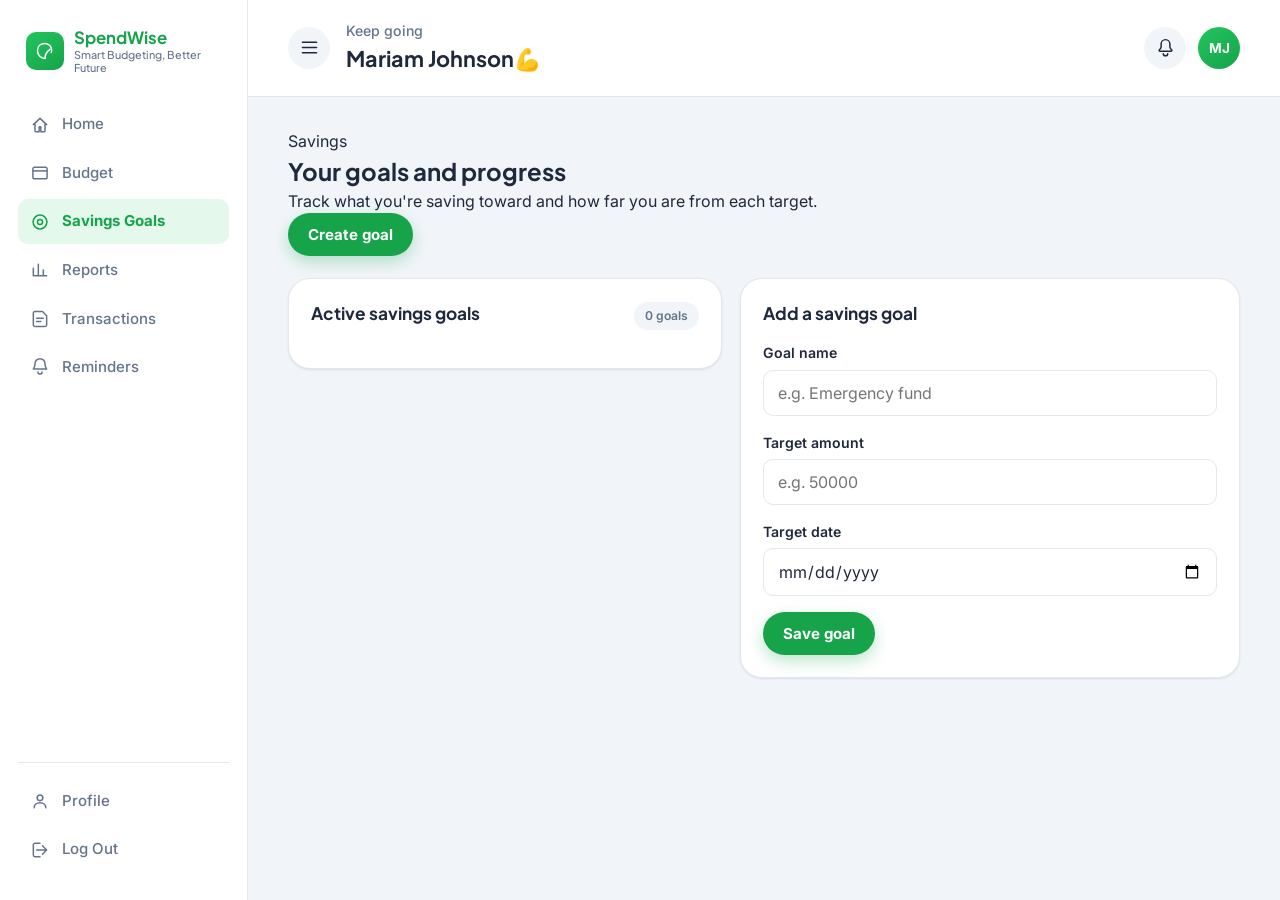
<file: pages/savings.html>
<!DOCTYPE html>
<html lang="en">
<head>
  <meta charset="UTF-8" />
  <meta name="viewport" content="width=device-width, initial-scale=1.0" />
  <title>SpendWise — Savings Goals</title>
  <meta name="description" content="SpendWise savings goals page." />
  <link rel="icon" href="../images/favicon.png" />
  <link rel="stylesheet" href="../css/dashboard.css" />
  <link rel="preconnect" href="https://fonts.googleapis.com">
  <link href="https://fonts.googleapis.com/css2?family=Plus+Jakarta+Sans:wght@500;600;700;800&family=Inter:wght@400;500;600;700&display=swap" rel="stylesheet">
</head>
<body>
  <a href="#main-content" class="skip-link">Skip to main content</a>
  <div class="app-shell">
    <aside class="sidebar" id="sidebar" aria-label="Main navigation">
      <div class="sidebar__brand">
        <span class="brand-mark" aria-hidden="true">
          <svg viewBox="0 0 24 24" fill="none" xmlns="http://www.w3.org/2000/svg">
            <path d="M12 21C7 21 3 17 3 11.5C3 7 6 3 12 3C16 3 20 6 20 11C20 12 19.8 13 19.5 13.8" stroke="currentColor" stroke-width="1.8" stroke-linecap="round"/>
            <path d="M12 21C12 21 12 14 18 10" stroke="currentColor" stroke-width="1.8" stroke-linecap="round"/>
          </svg>
        </span>
        <span class="brand-text">
          SpendWise
          <small>Smart Budgeting, Better Future</small>
        </span>
      </div>
      <nav class="sidebar__nav">
        <a href="dashboard.html" class="nav-link">
          <svg class="nav-icon" viewBox="0 0 24 24" fill="none"><path d="M4 11.5L12 4l8 7.5M6 10v9a1 1 0 001 1h4v-6h2v6h4a1 1 0 001-1v-9" stroke="currentColor" stroke-width="1.8" stroke-linecap="round" stroke-linejoin="round"/></svg>
          <span>Home</span>
        </a>
        <a href="budget.html" class="nav-link">
          <svg class="nav-icon" viewBox="0 0 24 24" fill="none"><rect x="3.5" y="5" width="17" height="14" rx="2.2" stroke="currentColor" stroke-width="1.8"/><path d="M3.5 9.5h17" stroke="currentColor" stroke-width="1.8"/></svg>
          <span>Budget</span>
        </a>
        <a href="savings.html" class="nav-link is-active" aria-current="page">
          <svg class="nav-icon" viewBox="0 0 24 24" fill="none"><circle cx="12" cy="12" r="8.3" stroke="currentColor" stroke-width="1.8"/><circle cx="12" cy="12" r="3" stroke="currentColor" stroke-width="1.8"/></svg>
          <span>Savings Goals</span>
        </a>
        <a href="reports.html" class="nav-link">
          <svg class="nav-icon" viewBox="0 0 24 24" fill="none"><path d="M4 19V10M10 19V5M16 19v-7M4 19h16" stroke="currentColor" stroke-width="1.8" stroke-linecap="round" stroke-linejoin="round"/></svg>
          <span>Reports</span>
        </a>
        <a href="transactions.html" class="nav-link">
          <svg class="nav-icon" viewBox="0 0 24 24" fill="none"><path d="M6 3h9l5 5v11a2 2 0 01-2 2H6a2 2 0 01-2-2V5a2 2 0 012-2z" stroke="currentColor" stroke-width="1.8" stroke-linejoin="round"/><path d="M8 11h8M8 15h5" stroke="currentColor" stroke-width="1.8" stroke-linecap="round"/></svg>
          <span>Transactions</span>
        </a>
        <a href="reminder.html" class="nav-link">
          <svg class="nav-icon" viewBox="0 0 24 24" fill="none"><path d="M6 8a6 6 0 1112 0c0 4 1.6 5.5 2 6.5H4c.4-1 2-2.5 2-6.5z" stroke="currentColor" stroke-width="1.8" stroke-linejoin="round"/><path d="M9.5 18a2.5 2.5 0 005 0" stroke="currentColor" stroke-width="1.8" stroke-linecap="round"/></svg>
          <span>Reminders</span>
        </a>
      </nav>
      <div class="sidebar__footer">
        <a href="profile.html" class="nav-link">
          <svg class="nav-icon" viewBox="0 0 24 24" fill="none"><circle cx="12" cy="8.2" r="3.4" stroke="currentColor" stroke-width="1.8"/><path d="M5 20c0-3.6 3.1-6 7-6s7 2.4 7 6" stroke="currentColor" stroke-width="1.8" stroke-linecap="round"/></svg>
          <span>Profile</span>
        </a>
        <a href="../index.html" class="nav-link nav-link--danger">
          <svg class="nav-icon" viewBox="0 0 24 24" fill="none"><path d="M15 17l5-5-5-5M20 12H8M12 4H6a2 2 0 00-2 2v12a2 2 0 002 2h6" stroke="currentColor" stroke-width="1.8" stroke-linecap="round" stroke-linejoin="round"/></svg>
          <span>Log Out</span>
        </a>
      </div>
    </aside>
    <div class="main-column">
      <header class="topbar">
        <button class="icon-btn topbar__menu-btn" id="menuToggle" aria-label="Open navigation menu" aria-expanded="false" aria-controls="sidebar">
          <svg viewBox="0 0 24 24" fill="none"><path d="M4 6h16M4 12h16M4 18h16" stroke="currentColor" stroke-width="1.9" stroke-linecap="round"/></svg>
        </button>
        <div class="topbar__greeting">
          <p class="greeting-eyebrow">Keep going</p>
          <h1 class="greeting-name">Mariam <span aria-hidden="true">💪</span></h1>
        </div>
        <div class="topbar__actions">
          <div class="currency-pill" title="Your main currency"><span>NGN (₦)</span></div>
          <a href="reminder.html" class="icon-btn" aria-label="Open reminders">
            <svg viewBox="0 0 24 24" fill="none"><path d="M12 3a5 5 0 00-5 5v3.2c0 .8-.3 1.6-.9 2.2L5 14.7c-.6.6-.2 1.7.7 1.7h12.6c.9 0 1.3-1.1.7-1.7l-1.1-1.3a3.2 3.2 0 01-.9-2.2V8a5 5 0 00-5-5z" stroke="currentColor" stroke-width="1.7" stroke-linejoin="round"/><path d="M9.5 19a2.5 2.5 0 005 0" stroke="currentColor" stroke-width="1.7" stroke-linecap="round"/></svg>
          </a>
          <a href="profile.html" class="avatar-btn" aria-label="Open profile page">MA</a>
        </div>
      </header>
      <main id="main-content" class="page">
        <section class="page-heading">
          <div>
            <p class="eyebrow">Savings</p>
            <h2>Your goals and progress</h2>
            <p>Track what you're saving toward and how far you are from each target.</p>
          </div>
          <button id="createGoalBtn" class="btn btn--primary">Create goal</button>
        </section>
        <section class="content-grid">
          <div class="card">
            <div class="card__header">
              <h2>Active savings goals</h2>
              <div style="display:flex;gap:10px;align-items:center;">
                <span class="card__badge" id="goalsCount">0 goals</span>
              </div>
            </div>
            <div id="activeGoalsList">
              <!-- User-created goals will render here -->
            </div>
          </div>
          <div class="card">
            <div class="card__header">
              <h2>Add a savings goal</h2>
            </div>
            <form class="field-group">
              <label for="goalName">Goal name</label>
              <input type="text" id="goalName" placeholder="e.g. Emergency fund" />
            </form>
            <form class="field-group">
              <label for="goalAmount">Target amount</label>
              <input type="number" id="goalAmount" placeholder="e.g. 50000" min="0" />
            </form>
            <form class="field-group">
              <label for="goalDate">Target date</label>
              <input type="date" id="goalDate" />
            </form>
            <button id="saveGoalBtn" class="btn btn--primary">Save goal</button>
          </div>
        </section>
      </main>
    </div>
  </div>
  <script src="../js/navigation.js"></script>
  <script src="../js/common.js"></script>
  <script src="../js/savings.js"></script>
</body>
</html>
</file>
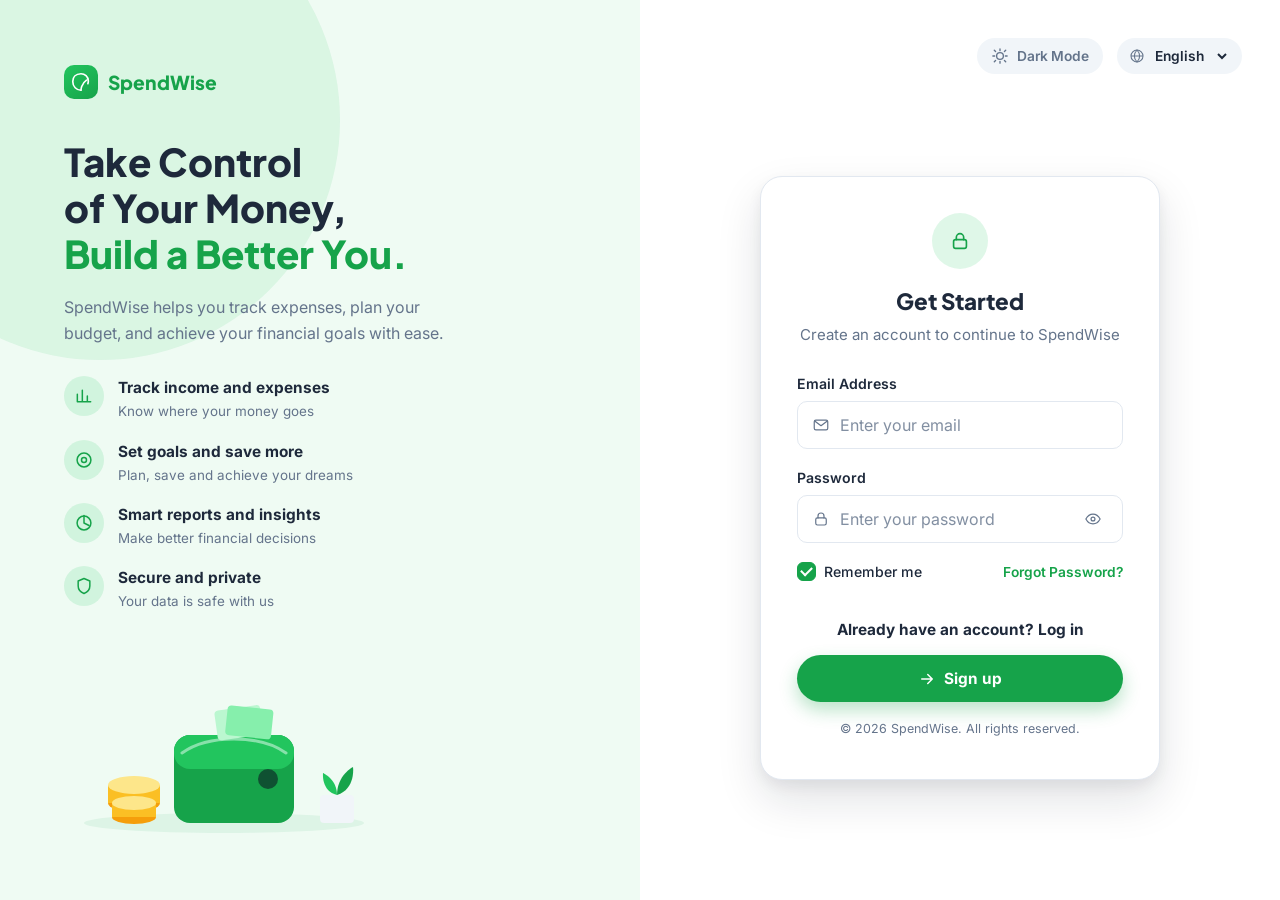
<file: pages/signup.html>
<!DOCTYPE html>
<html lang="en">
<head>
  <meta charset="UTF-8" />
  <meta name="viewport" content="width=device-width, initial-scale=1.0" />
  <title>SpendWise — Login</title>
  <meta name="description" content="Log in to your SpendWise account to track income, expenses, budgets and savings goals." />
  <link rel="icon" href="../images/favicon.png" />
  <link rel="preconnect" href="https://fonts.googleapis.com">
  <link href="https://fonts.googleapis.com/css2?family=Plus+Jakarta+Sans:wght@500;600;700;800&family=Inter:wght@400;500;600;700&display=swap" rel="stylesheet">

  <link rel="stylesheet" href="../css/login.css" />
</head>
<body>

  <a href="#loginForm" class="skip-link">Skip to login form</a>

  <div class="auth-shell">

    <!-- ============================================================
         LEFT PANEL — brand story / showcase
         Hidden on small phones to keep the login form front and
         centre for first-time or less tech-confident users.
    ============================================================= -->
    <section class="auth-showcase" aria-hidden="false">
      <div class="showcase-blob" aria-hidden="true"></div>

      <div class="showcase-content">
        <div class="showcase-brand">
          <span class="brand-mark" aria-hidden="true">
            <svg viewBox="0 0 24 24" width="22" height="22" fill="none" xmlns="http://www.w3.org/2000/svg">
              <path d="M12 21C7 21 3 17 3 11.5C3 7 6 3 12 3C16 3 20 6 20 11C20 12 19.8 13 19.5 13.8" stroke="currentColor" stroke-width="1.8" stroke-linecap="round"/>
              <path d="M12 21C12 21 12 14 18 10" stroke="currentColor" stroke-width="1.8" stroke-linecap="round"/>
            </svg>
          </span>
          <span class="brand-text">SpendWise</span>
        </div>

        <h1 class="showcase-heading">
          Take Control<br />
          of Your Money,<br />
          <span class="text-accent">Build a Better You.</span>
        </h1>

        <p class="showcase-copy">
          SpendWise helps you track expenses, plan your budget, and achieve your financial goals with ease.
        </p>

        <ul class="feature-list">
          <li>
            <span class="feature-list__icon">
              <svg viewBox="0 0 24 24" width="20" height="20" fill="none"><path d="M4 19V10M10 19V5M16 19v-7M4 19h16" stroke="currentColor" stroke-width="1.8" stroke-linecap="round" stroke-linejoin="round"/></svg>
            </span>
            <span>
              <strong>Track income and expenses</strong>
              <small>Know where your money goes</small>
            </span>
          </li>
          <li>
            <span class="feature-list__icon">
              <svg viewBox="0 0 24 24" width="20" height="20" fill="none"><circle cx="12" cy="12" r="8.3" stroke="currentColor" stroke-width="1.8"/><circle cx="12" cy="12" r="3" stroke="currentColor" stroke-width="1.8"/></svg>
            </span>
            <span>
              <strong>Set goals and save more</strong>
              <small>Plan, save and achieve your dreams</small>
            </span>
          </li>
          <li>
            <span class="feature-list__icon">
              <svg viewBox="0 0 24 24" width="20" height="20" fill="none"><path d="M12 3v9l6 3" stroke="currentColor" stroke-width="1.8" stroke-linecap="round" stroke-linejoin="round"/><circle cx="12" cy="12" r="8.3" stroke="currentColor" stroke-width="1.8"/></svg>
            </span>
            <span>
              <strong>Smart reports and insights</strong>
              <small>Make better financial decisions</small>
            </span>
          </li>
          <li>
            <span class="feature-list__icon">
              <svg viewBox="0 0 24 24" width="20" height="20" fill="none"><path d="M12 3l7 3v6c0 4.5-3 7.5-7 9-4-1.5-7-4.5-7-9V6l7-3z" stroke="currentColor" stroke-width="1.8" stroke-linejoin="round"/></svg>
            </span>
            <span>
              <strong>Secure and private</strong>
              <small>Your data is safe with us</small>
            </span>
          </li>
        </ul>

        <!-- Simple original illustration: wallet, coins and a small plant,
             built from plain shapes (not a copy of any existing artwork) -->
        <svg class="showcase-illustration" viewBox="0 0 320 190" width="100%" fill="none" aria-hidden="true">
          <ellipse cx="160" cy="178" rx="140" ry="10" fill="#16A34A" opacity="0.08"/>
          <!-- coin stack -->
          <g>
            <ellipse cx="70" cy="158" rx="26" ry="9" fill="#F59E0B"/>
            <rect x="44" y="140" width="52" height="18" fill="#FBBF24"/>
            <ellipse cx="70" cy="140" rx="26" ry="9" fill="#FDE68A"/>
            <ellipse cx="70" cy="172" rx="22" ry="7" fill="#F59E0B"/>
            <rect x="48" y="158" width="44" height="14" fill="#FBBF24"/>
            <ellipse cx="70" cy="158" rx="22" ry="7" fill="#FDE68A"/>
          </g>
          <!-- wallet -->
          <g>
            <rect x="110" y="90" width="120" height="88" rx="16" fill="#16A34A"/>
            <rect x="110" y="90" width="120" height="34" rx="16" fill="#22C55E"/>
            <circle cx="204" cy="134" r="10" fill="#0F5132"/>
            <path d="M118 108c14-10 30-14 52-14s38 4 52 14" stroke="#ECFDF5" stroke-width="3" stroke-linecap="round" opacity="0.5"/>
            <!-- little cash peeking out -->
            <rect x="150" y="66" width="46" height="30" rx="4" fill="#BBF7D0" transform="rotate(-8 150 66)"/>
            <rect x="164" y="60" width="46" height="30" rx="4" fill="#86EFAC" transform="rotate(6 164 60)"/>
          </g>
          <!-- plant -->
          <g>
            <rect x="256" y="150" width="34" height="28" rx="4" fill="#F1F5F9"/>
            <path d="M273 150c0-16-14-22-14-22s-2 18 14 22z" fill="#22C55E"/>
            <path d="M273 150c0-20 16-28 16-28s3 22-16 28z" fill="#16A34A"/>
          </g>
        </svg>
      </div>
    </section>

    <!-- ============================================================
         RIGHT PANEL — the actual login form
    ============================================================= -->
    <section class="auth-form-panel">

      <header class="auth-topbar">
        <button type="button" class="theme-toggle" id="themeToggle" aria-pressed="false">
          <svg id="themeIcon" viewBox="0 0 24 24" width="18" height="18" fill="none"><circle cx="12" cy="12" r="4.5" stroke="currentColor" stroke-width="1.8"/><path d="M12 2.5v2.4M12 19.1v2.4M4.4 4.4l1.7 1.7M17.9 17.9l1.7 1.7M2.5 12h2.4M19.1 12h2.4M4.4 19.6l1.7-1.7M17.9 6.1l1.7-1.7" stroke="currentColor" stroke-width="1.8" stroke-linecap="round"/></svg>
          <span id="themeLabel">Dark Mode</span>
        </button>

        <div class="lang-select-wrap">
          <svg viewBox="0 0 24 24" width="16" height="16" fill="none" aria-hidden="true"><circle cx="12" cy="12" r="9" stroke="currentColor" stroke-width="1.6"/><path d="M3 12h18M12 3c2.5 2.7 4 6 4 9s-1.5 6.3-4 9c-2.5-2.7-4-6-4-9s1.5-6.3 4-9z" stroke="currentColor" stroke-width="1.6"/></svg>
          <label for="langSelect" class="visually-hidden">Choose your language</label>
          <select id="langSelect" aria-label="Choose your language">
            <option value="en">English</option>
            <option value="fr">Français</option>
            <option value="ha">Hausa</option>
            <option value="yo">Yorùbá</option>
            <option value="ig">Igbo</option>
          </select>
        </div>
      </header>

      <div class="auth-card-wrap">
        <div class="auth-card">
          <div class="auth-card__icon" aria-hidden="true">
            <svg viewBox="0 0 24 24" width="22" height="22" fill="none"><rect x="5" y="10.5" width="14" height="9.5" rx="2.2" stroke="currentColor" stroke-width="1.8"/><path d="M8 10.5V8a4 4 0 018 0v2.5" stroke="currentColor" stroke-width="1.8" stroke-linecap="round"/></svg>
          </div>

          <h2 class="auth-card__title">Get Started</h2>
          <p class="auth-card__subtitle">Create an account to continue to SpendWise</p>

          <form id="loginForm" novalidate>

            <div class="field-group">
              <label for="loginEmail">Email Address</label>
              <div class="input-with-icon">
                <svg viewBox="0 0 24 24" width="18" height="18" fill="none" aria-hidden="true"><rect x="3" y="5.5" width="18" height="13" rx="2.2" stroke="currentColor" stroke-width="1.6"/><path d="M4 7l8 6 8-6" stroke="currentColor" stroke-width="1.6" stroke-linecap="round" stroke-linejoin="round"/></svg>
                <input type="email" id="loginEmail" placeholder="Enter your email" autocomplete="username" required />
              </div>
              <p class="field-error" id="emailError" hidden>Please enter a valid email address.</p>
            </div>

            <div class="field-group">
              <label for="loginPassword">Password</label>
              <div class="input-with-icon">
                <svg viewBox="0 0 24 24" width="18" height="18" fill="none" aria-hidden="true"><rect x="5" y="10.5" width="14" height="9.5" rx="2.2" stroke="currentColor" stroke-width="1.6"/><path d="M8 10.5V8a4 4 0 018 0v2.5" stroke="currentColor" stroke-width="1.6" stroke-linecap="round"/></svg>
                <input type="password" id="loginPassword" placeholder="Enter your password" autocomplete="current-password" required minlength="6" />
                <button type="button" class="input-icon-btn" id="togglePassword" aria-label="Show password" aria-pressed="false">
                  <svg viewBox="0 0 24 24" width="18" height="18" fill="none"><path d="M2.5 12S6 5.5 12 5.5 21.5 12 21.5 12 18 18.5 12 18.5 2.5 12 2.5 12z" stroke="currentColor" stroke-width="1.6" stroke-linejoin="round"/><circle cx="12" cy="12" r="2.6" stroke="currentColor" stroke-width="1.6"/></svg>
                </button>
              </div>
              <p class="field-error" id="passwordError" hidden>Password must be at least 6 characters.</p>
            </div>

            <div class="field-options">
              <label class="checkbox-wrap">
                <input type="checkbox" id="rememberMe" checked />
                <span class="checkbox-box" aria-hidden="true"></span>
                Remember me
              </label>
              <a href="#" class="forgot-link">Forgot Password?</a>
            </div>
            <a href="../index.html" class="btn btn--secondary btn--full">Already have an account? Log in</a>
            <button type="submit" class="btn btn--primary btn--full" id="loginSubmit">
              <span class="btn-spinner" id="loginSpinner" hidden></span>
              <svg id="loginArrow" viewBox="0 0 24 24" width="18" height="18" fill="none" aria-hidden="true"><path d="M5 12h14M13 6l6 6-6 6" stroke="currentColor" stroke-width="2" stroke-linecap="round" stroke-linejoin="round"/></svg>
              <span id="loginBtnText">Sign up</span>
            </button>
          </form>

      <p class="auth-copyright">© 2026 SpendWise. All rights reserved.</p>
    </section>
  </div>

  <div class="toast" id="toast" role="status" aria-live="polite"></div>

  <script src="../js/signup.js"></script>
</body>
</html>
</file>
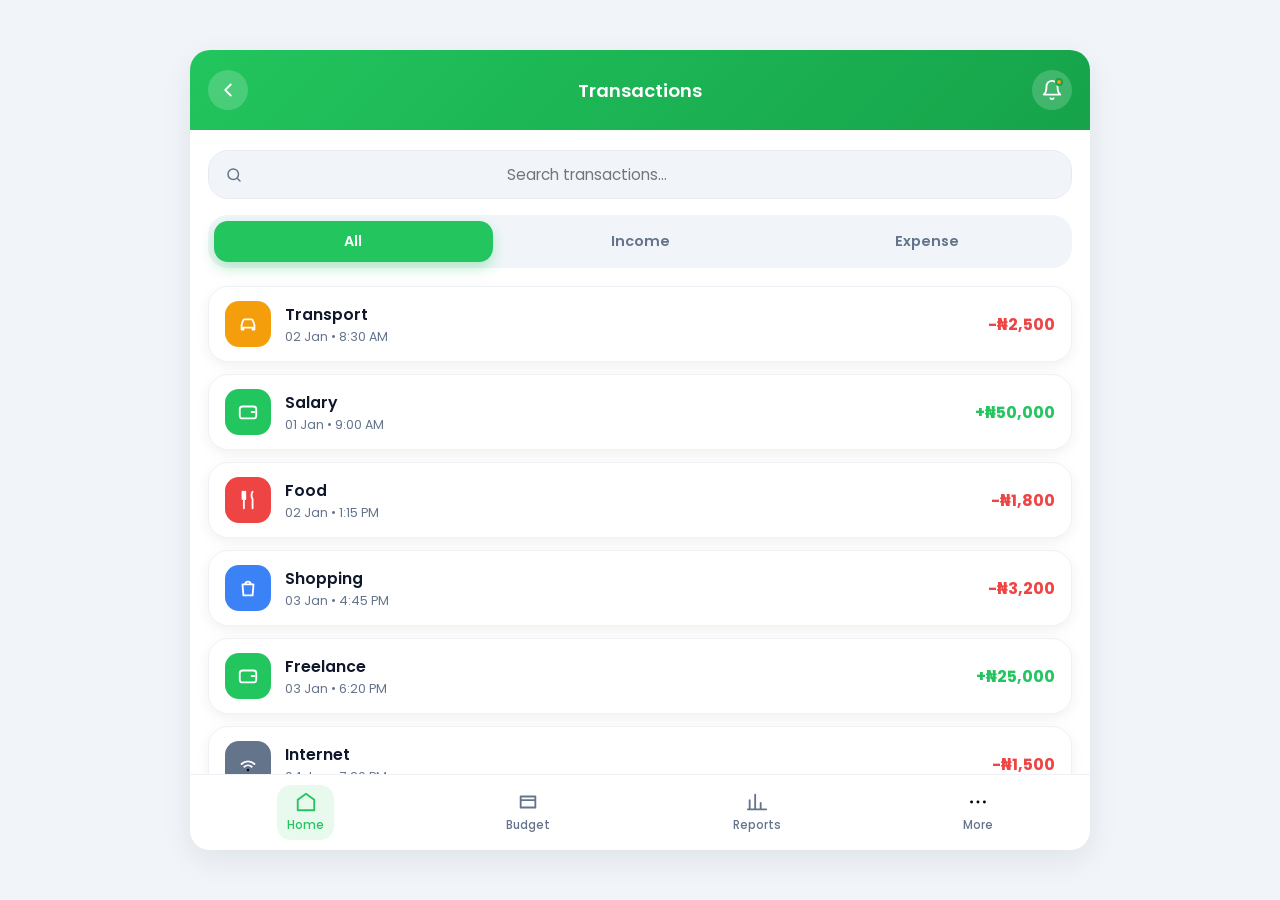
<file: pages/transactions.html>
<!DOCTYPE html>
<html lang="en">
<head>
  <meta charset="UTF-8" />
  <meta name="viewport" content="width=device-width, initial-scale=1.0" />
  <title>SpendWise — Transactions</title>
  <link rel="preconnect" href="https://fonts.googleapis.com" />
  <link rel="preconnect" href="https://fonts.gstatic.com" crossorigin />
  <link href="https://fonts.googleapis.com/css2?family=Poppins:wght@300;400;500;600;700&display=swap" rel="stylesheet" />
  <link rel="stylesheet" href="../css/transactions.css" />
</head>
<body>
  <div class="app">
    <!-- Header -->
    <header class="app-header">
      <button class="icon-btn" aria-label="Go back">
        <svg viewBox="0 0 24 24" width="22" height="22"><path d="M15 18l-6-6 6-6" fill="none" stroke="currentColor" stroke-width="2" stroke-linecap="round" stroke-linejoin="round"/></svg>
      </button>
      <h1 class="app-title">Transactions</h1>
      <button class="icon-btn" aria-label="Notifications">
        <svg viewBox="0 0 24 24" width="22" height="22"><path d="M18 8a6 6 0 0 0-12 0c0 7-3 9-3 9h18s-3-2-3-9M13.7 21a2 2 0 0 1-3.4 0" fill="none" stroke="currentColor" stroke-width="2" stroke-linecap="round" stroke-linejoin="round"/></svg>
        <span class="badge"></span>
      </button>
    </header>

    <main class="content">
      <!-- Search -->
      <div class="search-box">
        <svg viewBox="0 0 24 24" width="18" height="18"><circle cx="11" cy="11" r="7" fill="none" stroke="currentColor" stroke-width="2"/><path d="m20 20-3-3" stroke="currentColor" stroke-width="2" stroke-linecap="round"/></svg>
        <input type="text" id="searchInput" placeholder="Search transactions..." aria-label="Search transactions" />
      </div>

      <!-- Filter Tabs -->
      <div class="tabs" role="tablist" aria-label="Filter transactions">
        <button class="tab active" data-filter="all" role="tab" aria-selected="true">All</button>
        <button class="tab" data-filter="income" role="tab" aria-selected="false">Income</button>
        <button class="tab" data-filter="expense" role="tab" aria-selected="false">Expense</button>
      </div>

      <!-- Transaction list -->
      <div class="tx-list" id="txList"></div>
      <p class="empty" id="emptyState" hidden>No transactions found.</p>
    </main>

    <!-- Footer Navigation -->
    <nav class="bottom-nav" aria-label="Primary">
      <a href="#" class="nav-item active">
        <svg viewBox="0 0 24 24" width="22" height="22"><path d="M3 9.5 12 3l9 6.5V21H3V9.5Z" fill="none" stroke="currentColor" stroke-width="2" stroke-linejoin="round"/></svg>
        <span>Home</span>
      </a>
      <a href="#" class="nav-item">
        <svg viewBox="0 0 24 24" width="22" height="22"><path d="M4 6h16v12H4zM4 10h16" fill="none" stroke="currentColor" stroke-width="2" stroke-linejoin="round"/></svg>
        <span>Budget</span>
      </a>
      <a href="#" class="nav-item">
        <svg viewBox="0 0 24 24" width="22" height="22"><path d="M4 20V10M10 20V4M16 20v-7M22 20H2" fill="none" stroke="currentColor" stroke-width="2" stroke-linecap="round"/></svg>
        <span>Reports</span>
      </a>
      <a href="#" class="nav-item">
        <svg viewBox="0 0 24 24" width="22" height="22"><circle cx="5" cy="12" r="1.6"/><circle cx="12" cy="12" r="1.6"/><circle cx="19" cy="12" r="1.6"/></svg>
        <span>More</span>
      </a>
    </nav>
  </div>

  <script src="../js/transactions.js"></script>
</body>
</html>
</file>
<file: css/login.css>
/* =================================================================
   SPENDWISE — LOGIN PAGE STYLESHEET
   Same design tokens (colours, radius, shadows, fonts) as the rest
   of the SpendWise app, applied to a dedicated split-screen login
   layout (no sidebar here, since the person isn't logged in yet).

   Sections:
   1. Design tokens (light + dark theme)
   2. Reset & base styles
   3. Page shell (showcase panel + form panel)
   4. Showcase panel (left side)
   5. Login card + form (right side)
   6. Toast
   7. Responsive breakpoints
   ================================================================= */

/* -----------------------------------------------------------------
   1. DESIGN TOKENS
------------------------------------------------------------------ */
:root {
  --color-primary: #22C55E;
  --color-primary-dark: #16A34A;
  --color-red: #EF4444;

  --color-bg: #FFFFFF;
  --color-bg-soft: #F1F5F9;
  --color-showcase-bg: #EFFBF3;
  --color-text: #1E293B;
  --color-text-muted: #64748B;
  --color-border: #E2E8F0;
  --color-card-bg: #FFFFFF;
  --color-input-bg: #FFFFFF;

  --shadow-sm: 0 1px 2px rgba(15, 23, 42, 0.04), 0 1px 3px rgba(15, 23, 42, 0.06);
  --shadow-md: 0 4px 10px rgba(15, 23, 42, 0.06), 0 2px 4px rgba(15, 23, 42, 0.05);
  --shadow-lg: 0 20px 45px rgba(15, 23, 42, 0.12), 0 6px 14px rgba(15, 23, 42, 0.06);

  --radius-sm: 10px;
  --radius-md: 16px;
  --radius-lg: 22px;
  --radius-pill: 999px;

  --ease: cubic-bezier(0.22, 1, 0.36, 1);
  --speed-fast: 150ms;
  --speed-med: 260ms;
}

/* Dark mode palette — toggled by adding data-theme="dark" to <html> */
html[data-theme="dark"] {
  --color-bg: #0F172A;
  --color-bg-soft: #0B1220;
  --color-showcase-bg: #0B1E14;
  --color-text: #F1F5F9;
  --color-text-muted: #94A3B8;
  --color-border: #263449;
  --color-card-bg: #16213A;
  --color-input-bg: #101A2E;
  --shadow-lg: 0 20px 45px rgba(0, 0, 0, 0.45), 0 6px 14px rgba(0, 0, 0, 0.3);
}

/* -----------------------------------------------------------------
   2. RESET & BASE STYLES
------------------------------------------------------------------ */
* { box-sizing: border-box; }
html { scroll-behavior: smooth; }

body {
  margin: 0;
  font-family: 'Inter', system-ui, -apple-system, sans-serif;
  background: var(--color-bg);
  color: var(--color-text);
  font-size: 16px;
  line-height: 1.5;
  -webkit-font-smoothing: antialiased;
  transition: background var(--speed-med) var(--ease), color var(--speed-med) var(--ease);
}

h1, h2, h3 {
  font-family: 'Plus Jakarta Sans', 'Inter', sans-serif;
  margin: 0;
  color: var(--color-text);
}

p { margin: 0; }
ul { list-style: none; margin: 0; padding: 0; }
a { color: inherit; text-decoration: none; }

button {
  font-family: inherit;
  cursor: pointer;
  border: none;
  background: none;
  color: inherit;
}

input, select {
  font-family: inherit;
  font-size: 1rem;
}

.visually-hidden {
  position: absolute;
  width: 1px; height: 1px;
  overflow: hidden;
  clip: rect(0, 0, 0, 0);
  white-space: nowrap;
}

@media (prefers-reduced-motion: reduce) {
  *, *::before, *::after {
    animation-duration: 0.01ms !important;
    transition-duration: 0.01ms !important;
  }
}

a:focus-visible,
button:focus-visible,
input:focus-visible,
select:focus-visible {
  outline: 2.5px solid var(--color-primary-dark);
  outline-offset: 2px;
  border-radius: var(--radius-sm);
}

.skip-link {
  position: absolute;
  left: -999px;
  top: 0;
  background: var(--color-primary-dark);
  color: white;
  padding: 10px 16px;
  border-radius: var(--radius-sm);
  z-index: 999;
}
.skip-link:focus { left: 12px; top: 12px; }

/* -----------------------------------------------------------------
   3. PAGE SHELL
------------------------------------------------------------------ */
.auth-shell {
  display: flex;
  min-height: 100vh;
}

/* -----------------------------------------------------------------
   4. SHOWCASE PANEL (left side)
------------------------------------------------------------------ */
.auth-showcase {
  flex: 1 1 50%;
  position: relative;
  background: var(--color-showcase-bg);
  padding: clamp(32px, 5vw, 64px);
  display: flex;
  align-items: center;
  overflow: hidden;
}

.showcase-blob {
  position: absolute;
  width: 480px;
  height: 480px;
  border-radius: 50%;
  background: rgba(34, 197, 94, 0.10);
  top: -120px;
  left: -140px;
}

.showcase-content {
  position: relative;
  z-index: 1;
  max-width: 460px;
}

.showcase-brand {
  display: flex;
  align-items: center;
  gap: 10px;
  margin-bottom: 40px;
}
.showcase-brand .brand-mark {
  width: 34px;
  height: 34px;
  border-radius: var(--radius-sm);
  background: linear-gradient(145deg, var(--color-primary), var(--color-primary-dark));
  color: white;
  display: flex;
  align-items: center;
  justify-content: center;
  flex-shrink: 0;
}
.showcase-brand .brand-text {
  font-family: 'Plus Jakarta Sans', sans-serif;
  font-weight: 800;
  font-size: 1.2rem;
  color: var(--color-primary-dark);
}

.showcase-heading {
  font-size: clamp(1.9rem, 3vw, 2.4rem);
  font-weight: 800;
  line-height: 1.2;
  margin-bottom: 18px;
}
.text-accent { color: var(--color-primary-dark); }

.showcase-copy {
  color: var(--color-text-muted);
  font-size: 1rem;
  line-height: 1.6;
  margin-bottom: 30px;
  max-width: 400px;
}

.feature-list {
  display: flex;
  flex-direction: column;
  gap: 18px;
  margin-bottom: 34px;
}
.feature-list li {
  display: flex;
  align-items: flex-start;
  gap: 14px;
}
.feature-list__icon {
  width: 40px;
  height: 40px;
  border-radius: 50%;
  background: rgba(34, 197, 94, 0.14);
  color: var(--color-primary-dark);
  display: flex;
  align-items: center;
  justify-content: center;
  flex-shrink: 0;
}
.feature-list li span:last-child {
  display: flex;
  flex-direction: column;
  gap: 2px;
}
.feature-list strong {
  font-size: 0.96rem;
  font-weight: 700;
}
.feature-list small {
  font-size: 0.84rem;
  color: var(--color-text-muted);
}

.showcase-illustration {
  max-width: 320px;
  height: auto;
  display: block;
}

/* -----------------------------------------------------------------
   5. LOGIN CARD + FORM (right side)
------------------------------------------------------------------ */
.auth-form-panel {
  flex: 1 1 50%;
  display: flex;
  flex-direction: column;
  padding: clamp(20px, 3vw, 40px);
  background: var(--color-bg);
}

.auth-topbar {
  display: flex;
  align-items: center;
  justify-content: flex-end;
  gap: 14px;
  margin-bottom: 20px;
}

.theme-toggle {
  display: flex;
  align-items: center;
  gap: 8px;
  padding: 9px 14px;
  border-radius: var(--radius-pill);
  background: var(--color-bg-soft);
  color: var(--color-text-muted);
  font-weight: 600;
  font-size: 0.86rem;
  transition: background var(--speed-fast) var(--ease), color var(--speed-fast) var(--ease);
}
.theme-toggle:hover { background: var(--color-border); }

.lang-select-wrap {
  display: flex;
  align-items: center;
  gap: 6px;
  padding: 9px 12px;
  border-radius: var(--radius-pill);
  background: var(--color-bg-soft);
  color: var(--color-text-muted);
}
.lang-select-wrap select {
  background: none;
  color: var(--color-text);
  font-weight: 600;
  font-size: 0.86rem;
  border: none;
  padding-right: 2px;
}

.auth-card-wrap {
  flex: 1;
  display: flex;
  align-items: center;
  justify-content: center;
}

.auth-card {
  width: 100%;
  max-width: 400px;
  background: var(--color-card-bg);
  border-radius: var(--radius-lg);
  box-shadow: var(--shadow-lg);
  border: 1px solid var(--color-border);
  padding: clamp(28px, 4vw, 36px);
  text-align: center;
  animation: cardIn var(--speed-med) var(--ease);
}

.auth-card__icon {
  width: 56px;
  height: 56px;
  border-radius: 50%;
  background: rgba(34, 197, 94, 0.14);
  color: var(--color-primary-dark);
  display: flex;
  align-items: center;
  justify-content: center;
  margin: 0 auto 16px;
}

.auth-card__title {
  font-size: 1.4rem;
  font-weight: 800;
  margin-bottom: 6px;
}
.auth-card__subtitle {
  color: var(--color-text-muted);
  font-size: 0.94rem;
  margin-bottom: 26px;
}

.field-group {
  text-align: left;
  margin-bottom: 18px;
}
.field-group label {
  display: block;
  font-weight: 600;
  font-size: 0.88rem;
  margin-bottom: 7px;
}

.input-with-icon {
  display: flex;
  align-items: center;
  gap: 10px;
  border: 1.5px solid var(--color-border);
  border-radius: var(--radius-sm);
  padding: 0 14px;
  background: var(--color-input-bg);
  transition: border-color var(--speed-fast) var(--ease), box-shadow var(--speed-fast) var(--ease);
}
.input-with-icon:focus-within {
  border-color: var(--color-primary);
  box-shadow: 0 0 0 3px rgba(34, 197, 94, 0.15);
}
.input-with-icon svg:first-child {
  color: var(--color-text-muted);
  flex-shrink: 0;
}
.input-with-icon input {
  flex: 1;
  min-width: 0;
  border: none;
  background: none;
  color: var(--color-text);
  padding: 13px 0;
  outline: none;
}
.input-with-icon input::placeholder { color: var(--color-text-muted); opacity: 0.8; }

.input-icon-btn {
  color: var(--color-text-muted);
  display: flex;
  align-items: center;
  padding: 6px;
  border-radius: 50%;
  transition: color var(--speed-fast) var(--ease), background var(--speed-fast) var(--ease);
}
.input-icon-btn:hover { background: var(--color-bg-soft); color: var(--color-text); }

.field-error {
  color: var(--color-red);
  font-size: 0.8rem;
  margin-top: 6px;
}

.field-group.has-error .input-with-icon { border-color: var(--color-red); }

.field-options {
  display: flex;
  align-items: center;
  justify-content: space-between;
  margin-bottom: 22px;
  flex-wrap: wrap;
  gap: 10px;
}

.checkbox-wrap {
  display: flex;
  align-items: center;
  gap: 8px;
  font-size: 0.88rem;
  font-weight: 500;
  cursor: pointer;
  color: var(--color-text);
}
.checkbox-wrap input {
  position: absolute;
  opacity: 0;
  width: 1px; height: 1px;
}
.checkbox-box {
  width: 19px;
  height: 19px;
  border-radius: 6px;
  border: 1.5px solid var(--color-border);
  background: var(--color-input-bg);
  display: inline-flex;
  align-items: center;
  justify-content: center;
  flex-shrink: 0;
  transition: background var(--speed-fast) var(--ease), border-color var(--speed-fast) var(--ease);
}
.checkbox-wrap input:checked + .checkbox-box {
  background: var(--color-primary-dark);
  border-color: var(--color-primary-dark);
}
.checkbox-wrap input:checked + .checkbox-box::after {
  content: '';
  width: 5px;
  height: 9px;
  border: solid white;
  border-width: 0 2px 2px 0;
  transform: rotate(45deg) translate(-1px, -1px);
}
.checkbox-wrap input:focus-visible + .checkbox-box {
  outline: 2.5px solid var(--color-primary-dark);
  outline-offset: 2px;
}

.forgot-link {
  font-size: 0.86rem;
  font-weight: 600;
  color: var(--color-primary-dark);
}
.forgot-link:hover { text-decoration: underline; }

.btn {
  border-radius: var(--radius-pill);
  font-weight: 700;
  font-size: 0.96rem;
  transition: transform var(--speed-fast) var(--ease), box-shadow var(--speed-fast) var(--ease), background var(--speed-fast) var(--ease);
  display: inline-flex;
  align-items: center;
  justify-content: center;
  gap: 8px;
}
.btn--full { width: 100%; padding: 14px; }
.btn--primary {
  background: var(--color-primary-dark);
  color: white;
  box-shadow: 0 8px 18px rgba(22, 163, 74, 0.3);
}
.btn--primary:hover { background: #128a3e; transform: translateY(-1px); }
.btn--primary:active { transform: translateY(0) scale(0.98); }
.btn--primary:disabled { opacity: 0.75; cursor: not-allowed; transform: none; }

.btn-spinner {
  width: 16px;
  height: 16px;
  border-radius: 50%;
  border: 2.5px solid rgba(255, 255, 255, 0.4);
  border-top-color: white;
  animation: spin 700ms linear infinite;
}

.divider {
  display: flex;
  align-items: center;
  gap: 12px;
  margin: 24px 0 20px;
  color: var(--color-text-muted);
  font-size: 0.82rem;
}
.divider::before, .divider::after {
  content: '';
  flex: 1;
  height: 1px;
  background: var(--color-border);
}

.social-row {
  display: flex;
  gap: 12px;
  margin-bottom: 22px;
}
.btn--social {
  flex: 1;
  padding: 12px;
  background: var(--color-bg);
  border: 1.5px solid var(--color-border);
  color: var(--color-text);
}
.btn--social:hover { background: var(--color-bg-soft); transform: translateY(-1px); }
.btn--social:active { transform: translateY(0) scale(0.98); }

.auth-footer-text {
  font-size: 0.9rem;
  color: var(--color-text-muted);
}
.auth-footer-text a {
  color: var(--color-primary-dark);
  font-weight: 700;
}
.auth-footer-text a:hover { text-decoration: underline; }

.auth-copyright {
  text-align: center;
  font-size: 0.78rem;
  color: var(--color-text-muted);
  padding: 18px 0 4px;
}

/* -----------------------------------------------------------------
   6. TOAST
------------------------------------------------------------------ */
.toast {
  position: fixed;
  bottom: 28px;
  left: 50%;
  transform: translate(-50%, 20px);
  background: var(--color-text);
  color: var(--color-bg);
  padding: 13px 22px;
  border-radius: var(--radius-pill);
  font-weight: 600;
  font-size: 0.9rem;
  box-shadow: var(--shadow-lg);
  opacity: 0;
  pointer-events: none;
  transition: transform var(--speed-med) var(--ease), opacity var(--speed-med) var(--ease);
  z-index: 200;
  max-width: 90vw;
  text-align: center;
}
.toast.is-visible { opacity: 1; transform: translate(-50%, 0); }

/* -----------------------------------------------------------------
   Keyframes
------------------------------------------------------------------ */
@keyframes cardIn {
  from { opacity: 0; transform: translateY(10px); }
  to { opacity: 1; transform: translateY(0); }
}
@keyframes spin { to { transform: rotate(360deg); } }

/* -----------------------------------------------------------------
   7. RESPONSIVE BREAKPOINTS
------------------------------------------------------------------ */

/* Tablet: narrow the showcase copy a little and reduce padding */
@media (max-width: 1080px) {
  .showcase-illustration { max-width: 260px; }
  .feature-list li small { display: none; } /* keep it simpler on medium screens */
}

/* Mobile: hide the showcase panel entirely so the login form is the
   only thing people need to focus on -- avoids clutter for first-time
   or less tech-confident users on a small screen. */
@media (max-width: 860px) {
  .auth-showcase { display: none; }
  .auth-form-panel { flex: 1 1 100%; }
  .auth-card-wrap { align-items: flex-start; padding-top: 10px; }
}

@media (max-width: 480px) {
  .auth-topbar { justify-content: space-between; }
  .theme-toggle span:last-child { display: none; } /* icon-only toggle on very small screens */
  .social-row { flex-direction: column; }
  .field-options { flex-direction: column; align-items: flex-start; }
}
</file>
<file: css/dashboard.css>
/* =================================================================
   SPENDWISE — STYLESHEET
   Organised in sections:
   1. Design tokens (CSS variables)
   2. Reset & base styles
   3. Layout shell (sidebar / topbar / main)
   4. Components (cards, buttons, forms, modal, toast...)
   5. Responsive breakpoints
   ================================================================= */

/* -----------------------------------------------------------------
   1. DESIGN TOKENS
   Colour palette matches the SpendWise brand sheet exactly.
------------------------------------------------------------------ */
:root {
  /* Brand colours */
  --color-primary: #22C55E;       /* main green - buttons, highlights */
  --color-primary-dark: #16A34A;  /* darker green - hovers, headings accents */
  --color-blue: #3882F6;          /* shopping / info accent */
  --color-amber: #F59E0B;         /* transport / warning accent */
  --color-slate: #64748B;         /* muted / "others" accent */
  --color-bg-soft: #F1F5F9;       /* soft background panels */
  --color-red: #EF4444;           /* expenses / destructive actions */

  /* Neutrals */
  --color-white: #FFFFFF;
  --color-text: #1E293B;
  --color-text-muted: #64748B;
  --color-border: #E2E8F0;

  /* Elevation */
  --shadow-sm: 0 1px 2px rgba(15, 23, 42, 0.04), 0 1px 3px rgba(15, 23, 42, 0.06);
  --shadow-md: 0 4px 10px rgba(15, 23, 42, 0.06), 0 2px 4px rgba(15, 23, 42, 0.05);
  --shadow-lg: 0 12px 28px rgba(15, 23, 42, 0.10), 0 4px 10px rgba(15, 23, 42, 0.06);
  --shadow-green: 0 10px 22px rgba(34, 197, 94, 0.25);

  /* Shape */
  --radius-sm: 10px;
  --radius-md: 16px;
  --radius-lg: 22px;
  --radius-pill: 999px;

  /* Motion */
  --ease: cubic-bezier(0.22, 1, 0.36, 1);
  --speed-fast: 150ms;
  --speed-med: 260ms;

  /* Layout */
  --sidebar-width: 248px;
}

/* -----------------------------------------------------------------
   2. RESET & BASE STYLES
------------------------------------------------------------------ */
* {
  box-sizing: border-box;
}

html {
  scroll-behavior: smooth;
}

body {
  margin: 0;
  font-family: 'Inter', system-ui, -apple-system, sans-serif;
  background: var(--color-bg-soft);
  color: var(--color-text);
  font-size: 16px;
  line-height: 1.5;
  -webkit-font-smoothing: antialiased;
}

h1, h2, h3 {
  font-family: 'Plus Jakarta Sans', 'Inter', sans-serif;
  margin: 0;
  color: var(--color-text);
}

p { margin: 0; }

ul { list-style: none; margin: 0; padding: 0; }

a { color: inherit; text-decoration: none; }

button {
  font-family: inherit;
  cursor: pointer;
  border: none;
  background: none;
  color: inherit;
}

input, select {
  font-family: inherit;
  font-size: 1rem;
}

/* Respect users who prefer less motion */
@media (prefers-reduced-motion: reduce) {
  *, *::before, *::after {
    animation-duration: 0.01ms !important;
    transition-duration: 0.01ms !important;
  }
}

/* Visible, clear keyboard focus everywhere -- important for accessibility */
a:focus-visible,
button:focus-visible,
input:focus-visible,
select:focus-visible,
.tab:focus-visible {
  outline: 2.5px solid var(--color-primary-dark);
  outline-offset: 2px;
  border-radius: var(--radius-sm);
}

.skip-link {
  position: absolute;
  left: -999px;
  top: 0;
  background: var(--color-primary-dark);
  color: white;
  padding: 10px 16px;
  border-radius: var(--radius-sm);
  z-index: 999;
}
.skip-link:focus {
  left: 12px;
  top: 12px;
}

/* -----------------------------------------------------------------
   3. APP SHELL / LAYOUT
------------------------------------------------------------------ */
.app-shell {
  display: flex;
  min-height: 100vh;
}

/* ---------- Sidebar ---------- */
.sidebar {
  width: var(--sidebar-width);
  flex-shrink: 0;
  background: var(--color-white);
  border-right: 1px solid var(--color-border);
  padding: 28px 18px;
  display: flex;
  flex-direction: column;
  gap: 28px;
  position: sticky;
  top: 0;
  height: 100vh;
}

.sidebar__brand {
  display: flex;
  align-items: center;
  gap: 10px;
  padding: 0 8px;
}

.brand-mark {
  width: 38px;
  height: 38px;
  border-radius: var(--radius-sm);
  background: linear-gradient(145deg, var(--color-primary), var(--color-primary-dark));
  color: white;
  display: flex;
  align-items: center;
  justify-content: center;
  flex-shrink: 0;
}
.brand-mark svg { width: 20px; height: 20px; }

.brand-text {
  font-family: 'Plus Jakarta Sans', sans-serif;
  font-weight: 700;
  font-size: 1.05rem;
  color: var(--color-primary-dark);
  line-height: 1.2;
}
.brand-text small {
  display: block;
  font-weight: 500;
  font-size: 0.68rem;
  color: var(--color-text-muted);
}

.sidebar__nav {
  display: flex;
  flex-direction: column;
  gap: 4px;
  flex: 1;
}

.sidebar__footer {
  display: flex;
  flex-direction: column;
  gap: 4px;
  border-top: 1px solid var(--color-border);
  padding-top: 16px;
}

.nav-link {
  display: flex;
  align-items: center;
  gap: 12px;
  padding: 11px 12px;
  border-radius: var(--radius-sm);
  color: var(--color-text-muted);
  font-weight: 500;
  font-size: 0.94rem;
  transition: background var(--speed-fast) var(--ease), color var(--speed-fast) var(--ease), transform var(--speed-fast) var(--ease);
}
.nav-icon { width: 20px; height: 20px; flex-shrink: 0; }

.nav-link:hover {
  background: var(--color-bg-soft);
  color: var(--color-text);
  transform: translateX(2px);
}

.nav-link.is-active {
  background: rgba(34, 197, 94, 0.12);
  color: var(--color-primary-dark);
  font-weight: 700;
}

.nav-link--danger:hover {
  background: rgba(239, 68, 68, 0.08);
  color: var(--color-red);
}

/* ---------- Main column ---------- */
.main-column {
  flex: 1;
  min-width: 0;
  display: flex;
  flex-direction: column;
}

/* ---------- Topbar ---------- */
.topbar {
  display: flex;
  align-items: center;
  gap: 16px;
  padding: 20px clamp(18px, 4vw, 40px);
  background: var(--color-white);
  border-bottom: 1px solid var(--color-border);
  position: sticky;
  top: 0;
  z-index: 20;
}

.topbar__menu-btn { display: none; }

.topbar__greeting { flex: 1; min-width: 0; }
.greeting-eyebrow {
  font-size: 0.88rem;
  color: var(--color-text-muted);
  font-weight: 500;
}
.greeting-name {
  font-size: 1.35rem;
  font-weight: 700;
  margin-top: 2px;
}

.topbar__actions {
  display: flex;
  align-items: center;
  gap: 12px;
}

.currency-pill {
  background: var(--color-bg-soft);
  color: var(--color-text-muted);
  font-weight: 600;
  font-size: 0.82rem;
  padding: 8px 14px;
  border-radius: var(--radius-pill);
  display: none;
}

.icon-btn {
  width: 42px;
  height: 42px;
  border-radius: 50%;
  display: flex;
  align-items: center;
  justify-content: center;
  color: var(--color-text);
  background: var(--color-bg-soft);
  transition: background var(--speed-fast) var(--ease), transform var(--speed-fast) var(--ease);
}
.icon-btn svg { width: 21px; height: 21px; }
.icon-btn:hover { background: #E4EBF3; transform: translateY(-1px); }
.icon-btn:active { transform: translateY(0) scale(0.96); }

.notif-wrap { position: relative; }
.notif-dot {
  position: absolute;
  top: 6px;
  right: 6px;
  background: var(--color-red);
  color: white;
  font-size: 0.6rem;
  font-weight: 700;
  width: 15px;
  height: 15px;
  border-radius: 50%;
  display: flex;
  align-items: center;
  justify-content: center;
  border: 2px solid var(--color-white);
}

.notif-panel {
  position: absolute;
  right: 0;
  top: calc(100% + 10px);
  width: 300px;
  background: var(--color-white);
  border-radius: var(--radius-md);
  box-shadow: var(--shadow-lg);
  padding: 16px;
  border: 1px solid var(--color-border);
  animation: dropIn var(--speed-med) var(--ease);
  z-index: 30;
}
.notif-panel__title {
  font-weight: 700;
  margin-bottom: 10px;
}
.notif-item {
  display: flex;
  gap: 10px;
  align-items: flex-start;
  font-size: 0.88rem;
}
.notif-item__icon {
  width: 26px;
  height: 26px;
  border-radius: 50%;
  display: flex;
  align-items: center;
  justify-content: center;
  font-weight: 700;
  font-size: 0.8rem;
  flex-shrink: 0;
}
.notif-item__icon--warn {
  background: rgba(245, 158, 11, 0.15);
  color: var(--color-amber);
}
.notif-item__time {
  color: var(--color-text-muted);
  font-size: 0.78rem;
}

.avatar-btn {
  width: 42px;
  height: 42px;
  border-radius: 50%;
  background: linear-gradient(145deg, var(--color-primary), var(--color-primary-dark));
  color: white;
  font-weight: 700;
  font-size: 0.85rem;
  display: flex;
  align-items: center;
  justify-content: center;
  transition: transform var(--speed-fast) var(--ease);
}
.avatar-btn:hover { transform: scale(1.05); }

/* ---------- Page content ---------- */
.page {
  padding: clamp(18px, 3vw, 32px) clamp(18px, 4vw, 40px) 40px;
  display: flex;
  flex-direction: column;
  gap: 22px;
  max-width: 1180px;
  width: 100%;
  margin: 0 auto;
}

.page-footer {
  text-align: center;
  padding: 18px;
  color: var(--color-text-muted);
  font-size: 0.82rem;
}

/* -----------------------------------------------------------------
   4. COMPONENTS
------------------------------------------------------------------ */

/* ---------- Balance card (signature element) ---------- */
.balance-card {
  background: linear-gradient(150deg, var(--color-primary) 0%, var(--color-primary-dark) 100%);
  color: white;
  border-radius: var(--radius-lg);
  padding: 26px 28px;
  box-shadow: var(--shadow-green);
  position: relative;
  overflow: hidden;
}
.balance-card::after {
  /* soft decorative glow, echoes a coin / leaf shape, kept subtle */
  content: '';
  position: absolute;
  width: 220px;
  height: 220px;
  border-radius: 50%;
  background: rgba(255, 255, 255, 0.08);
  top: -90px;
  right: -60px;
}

.balance-card__top {
  display: flex;
  align-items: center;
  justify-content: space-between;
  font-size: 0.92rem;
  font-weight: 600;
  opacity: 0.92;
  position: relative;
  z-index: 1;
}

.eye-btn {
  width: 34px;
  height: 34px;
  border-radius: 50%;
  background: rgba(255, 255, 255, 0.18);
  display: flex;
  align-items: center;
  justify-content: center;
  transition: background var(--speed-fast) var(--ease);
}
.eye-btn svg { width: 18px; height: 18px; }
.eye-btn:hover { background: rgba(255, 255, 255, 0.3); }

.balance-card__amount {
  font-family: 'Plus Jakarta Sans', sans-serif;
  font-size: clamp(2.1rem, 4vw, 2.7rem);
  font-weight: 800;
  margin-top: 6px;
  position: relative;
  z-index: 1;
  transition: filter var(--speed-med) var(--ease);
}
.balance-card__amount.is-hidden {
  filter: blur(9px);
  user-select: none;
}

.balance-card__stats {
  margin-top: 22px;
  display: flex;
  align-items: center;
  gap: 18px;
  position: relative;
  z-index: 1;
}
.balance-card__stats > div { display: flex; flex-direction: column; gap: 2px; }
.balance-card__divider {
  width: 1px;
  height: 30px;
  background: rgba(255, 255, 255, 0.28);
}
.stat-label {
  font-size: 0.76rem;
  opacity: 0.85;
}
.stat-value {
  font-weight: 700;
  font-size: 1rem;
}

/* ---------- Quick actions ---------- */
.quick-actions {
  display: grid;
  grid-template-columns: repeat(4, 1fr);
  gap: 14px;
}

.quick-action {
  background: var(--color-white);
  border-radius: var(--radius-md);
  padding: 18px 12px;
  display: flex;
  flex-direction: column;
  align-items: center;
  gap: 10px;
  font-weight: 600;
  font-size: 0.88rem;
  color: var(--color-text);
  box-shadow: var(--shadow-sm);
  border: 1px solid var(--color-border);
  transition: transform var(--speed-fast) var(--ease), box-shadow var(--speed-fast) var(--ease), border-color var(--speed-fast) var(--ease);
}
.quick-action:hover {
  transform: translateY(-3px);
  box-shadow: var(--shadow-md);
  border-color: transparent;
}
.quick-action:active { transform: translateY(-1px) scale(0.98); }

.quick-action__icon {
  width: 44px;
  height: 44px;
  border-radius: 50%;
  display: flex;
  align-items: center;
  justify-content: center;
}
.quick-action__icon svg { width: 20px; height: 20px; }

.quick-action--income .quick-action__icon { background: rgba(34, 197, 94, 0.14); color: var(--color-primary-dark); }
.quick-action--expense .quick-action__icon { background: rgba(239, 68, 68, 0.12); color: var(--color-red); }
.quick-action--budget .quick-action__icon { background: rgba(56, 130, 246, 0.12); color: var(--color-blue); }
.quick-action--goal .quick-action__icon { background: rgba(245, 158, 11, 0.14); color: var(--color-amber); }

/* ---------- Generic cards ---------- */
.card {
  background: var(--color-white);
  border-radius: var(--radius-lg);
  padding: 22px;
  box-shadow: var(--shadow-sm);
  border: 1px solid var(--color-border);
  transition: box-shadow var(--speed-med) var(--ease);
}
.card:hover { box-shadow: var(--shadow-md); }

.card__header {
  display: flex;
  align-items: baseline;
  justify-content: space-between;
  gap: 10px;
  margin-bottom: 16px;
}
.card__header h2 { font-size: 1.08rem; font-weight: 700; }
.card__badge {
  background: var(--color-bg-soft);
  color: var(--color-text-muted);
  font-size: 0.76rem;
  font-weight: 600;
  padding: 5px 11px;
  border-radius: var(--radius-pill);
}
.card__link {
  font-size: 0.85rem;
  font-weight: 600;
  color: var(--color-primary-dark);
  white-space: nowrap;
}
.card__link:hover { text-decoration: underline; }

.content-grid {
  display: grid;
  grid-template-columns: 1fr 1.15fr;
  gap: 18px;
  align-items: start;
}
.content-grid--secondary {
  grid-template-columns: 1.2fr 1fr;
}

/* ---------- Overview / donut chart ---------- */
.overview-body {
  display: flex;
  align-items: center;
  gap: 22px;
  flex-wrap: wrap;
}

.donut-wrap {
  position: relative;
  width: 160px;
  height: 160px;
  flex-shrink: 0;
}
.donut { width: 100%; height: 100%; transform: rotate(-90deg); }
.donut__track { fill: none; stroke: var(--color-bg-soft); stroke-width: 16; }
.donut-seg {
  fill: none;
  stroke-width: 16;
  stroke-linecap: butt;
  transition: stroke-dashoffset 900ms var(--ease);
}
.donut-center {
  position: absolute;
  inset: 0;
  display: flex;
  flex-direction: column;
  align-items: center;
  justify-content: center;
  text-align: center;
}
.donut-center__amount { font-weight: 800; font-family: 'Plus Jakarta Sans', sans-serif; font-size: 1.15rem; }
.donut-center__label { font-size: 0.7rem; color: var(--color-text-muted); }

.legend {
  display: flex;
  flex-direction: column;
  gap: 10px;
  font-size: 0.9rem;
  flex: 1;
  min-width: 140px;
}
.legend li { display: flex; align-items: center; gap: 8px; }
.legend li b { margin-left: auto; font-weight: 700; }
.legend__dot { width: 10px; height: 10px; border-radius: 50%; flex-shrink: 0; }

/* ---------- Tabs (transaction filter) ---------- */
.tabs {
  display: flex;
  gap: 6px;
  background: var(--color-bg-soft);
  padding: 4px;
  border-radius: var(--radius-pill);
  margin-bottom: 14px;
  width: fit-content;
}
.tab {
  padding: 7px 16px;
  border-radius: var(--radius-pill);
  font-weight: 600;
  font-size: 0.85rem;
  color: var(--color-text-muted);
  transition: background var(--speed-fast) var(--ease), color var(--speed-fast) var(--ease);
}
.tab.is-active {
  background: var(--color-white);
  color: var(--color-primary-dark);
  box-shadow: var(--shadow-sm);
}

/* ---------- Transaction list ---------- */
.tx-list { display: flex; flex-direction: column; gap: 4px; max-height: 320px; overflow-y: auto; }

.tx-item {
  display: flex;
  align-items: center;
  gap: 12px;
  padding: 11px 6px;
  border-radius: var(--radius-sm);
  transition: background var(--speed-fast) var(--ease);
  animation: fadeSlideIn var(--speed-med) var(--ease);
}
.tx-item:hover { background: var(--color-bg-soft); }

.tx-item__icon {
  width: 38px;
  height: 38px;
  border-radius: 50%;
  display: flex;
  align-items: center;
  justify-content: center;
  font-size: 1.05rem;
  flex-shrink: 0;
}
.tx-item__body { flex: 1; min-width: 0; }
.tx-item__name { font-weight: 600; font-size: 0.92rem; }
.tx-item__meta { font-size: 0.78rem; color: var(--color-text-muted); }
.tx-item__amount { font-weight: 700; font-size: 0.92rem; white-space: nowrap; }
.tx-item__amount.is-income { color: var(--color-primary-dark); }
.tx-item__amount.is-expense { color: var(--color-red); }

/* ---------- Budget snapshot ---------- */
.budget-row { margin-bottom: 16px; }
.budget-row:last-child { margin-bottom: 0; }
.budget-row__top {
  display: flex;
  justify-content: space-between;
  font-size: 0.9rem;
  margin-bottom: 6px;
}
.budget-row__name { font-weight: 600; }
.budget-row__amount { color: var(--color-text-muted); font-size: 0.85rem; }
.progress-track {
  height: 9px;
  background: var(--color-bg-soft);
  border-radius: var(--radius-pill);
  overflow: hidden;
}
.progress-fill {
  height: 100%;
  width: var(--fill);
  border-radius: var(--radius-pill);
  animation: growBar 900ms var(--ease);
}
.budget-row__pct { font-size: 0.76rem; color: var(--color-text-muted); }

/* ---------- Tip card ---------- */
.tip-body {
  display: flex;
  gap: 12px;
  align-items: flex-start;
  background: var(--color-bg-soft);
  border-radius: var(--radius-md);
  padding: 16px;
  margin-bottom: 14px;
}
.tip-icon { font-size: 1.4rem; }
.tip-body p { font-size: 0.92rem; line-height: 1.55; }

/* ---------- Buttons ---------- */
.btn {
  padding: 12px 20px;
  border-radius: var(--radius-pill);
  font-weight: 700;
  font-size: 0.94rem;
  transition: transform var(--speed-fast) var(--ease), box-shadow var(--speed-fast) var(--ease), background var(--speed-fast) var(--ease);
}
.btn--full { width: 100%; }
.btn--primary {
  background: var(--color-primary-dark);
  color: white;
  box-shadow: 0 6px 16px rgba(22, 163, 74, 0.28);
}
.btn--primary:hover { background: #128a3e; transform: translateY(-1px); }
.btn--primary:active { transform: translateY(0) scale(0.98); }
.btn--ghost {
  background: var(--color-bg-soft);
  color: var(--color-text);
}
.btn--ghost:hover { background: #E4EBF3; }

/* ---------- Forms (inside modals) ---------- */
.field-group { display: flex; flex-direction: column; gap: 6px; margin-bottom: 16px; }
.field-group label { font-weight: 600; font-size: 0.88rem; }

.field-group input,
.field-group select {
  border: 1.5px solid var(--color-border);
  border-radius: var(--radius-sm);
  padding: 12px 14px;
  background: var(--color-white);
  color: var(--color-text);
  transition: border-color var(--speed-fast) var(--ease), box-shadow var(--speed-fast) var(--ease);
  width: 100%;
}
.field-group input:focus,
.field-group select:focus {
  border-color: var(--color-primary);
  box-shadow: 0 0 0 3px rgba(34, 197, 94, 0.15);
  outline: none;
}

.amount-row {
  display: flex;
  gap: 8px;
}
.amount-row select {
  flex: 0 0 118px;
}
.amount-row input {
  flex: 1;
  min-width: 0;
}

/* ---------- Modal ---------- */
.modal {
  position: fixed;
  inset: 0;
  z-index: 100;
  display: flex;
  align-items: center;
  justify-content: center;
  padding: 20px;
}
.modal[hidden] { display: none; }

.modal__panel {
  background: var(--color-white);
  border-radius: var(--radius-lg);
  padding: 26px;
  width: 100%;
  max-width: 420px;
  max-height: 90vh;
  overflow-y: auto;
  box-shadow: var(--shadow-lg);
  animation: modalPop var(--speed-med) var(--ease);
  position: relative;
  z-index: 101;
}

.modal__header {
  display: flex;
  align-items: center;
  justify-content: space-between;
  margin-bottom: 18px;
}
.modal__header h2 { font-size: 1.15rem; font-weight: 700; }

.backdrop {
  position: fixed;
  inset: 0;
  background: rgba(15, 23, 42, 0.42);
  z-index: 99;
  animation: fadeIn var(--speed-med) var(--ease);
}
.backdrop[hidden] { display: none; }

/* ---------- Toast ---------- */
.toast {
  position: fixed;
  bottom: 28px;
  left: 50%;
  transform: translate(-50%, 20px);
  background: var(--color-text);
  color: white;
  padding: 13px 22px;
  border-radius: var(--radius-pill);
  font-weight: 600;
  font-size: 0.9rem;
  box-shadow: var(--shadow-lg);
  opacity: 0;
  pointer-events: none;
  transition: transform var(--speed-med) var(--ease), opacity var(--speed-med) var(--ease);
  z-index: 200;
  display: flex;
  align-items: center;
  gap: 8px;
}
.toast.is-visible {
  opacity: 1;
  transform: translate(-50%, 0);
}

/* ---------- Bottom nav (mobile) ---------- */
.bottom-nav {
  display: none;
}

/* -----------------------------------------------------------------
   Keyframe animations
------------------------------------------------------------------ */
@keyframes fadeIn { from { opacity: 0; } to { opacity: 1; } }

@keyframes modalPop {
  from { opacity: 0; transform: translateY(14px) scale(0.97); }
  to { opacity: 1; transform: translateY(0) scale(1); }
}

@keyframes dropIn {
  from { opacity: 0; transform: translateY(-8px); }
  to { opacity: 1; transform: translateY(0); }
}

@keyframes fadeSlideIn {
  from { opacity: 0; transform: translateY(6px); }
  to { opacity: 1; transform: translateY(0); }
}

@keyframes growBar {
  from { width: 0; }
  to { width: var(--fill); }
}

/* -----------------------------------------------------------------
   5. RESPONSIVE BREAKPOINTS
------------------------------------------------------------------ */

/* ----- Tablet: collapse sidebar to icon rail ----- */
@media (max-width: 1024px) {
  :root { --sidebar-width: 84px; }
  .brand-text, .nav-link span:not(.nav-icon) { display: none; }
  .sidebar__brand { justify-content: center; padding: 0; }
  .nav-link { justify-content: center; padding: 12px; }
  .nav-link:hover { transform: none; }

  .content-grid, .content-grid--secondary {
    grid-template-columns: 1fr;
  }
}

/* ----- Mobile: sidebar becomes a slide-in drawer, bottom nav appears ----- */
@media (max-width: 720px) {
  :root { --sidebar-width: 250px; }

  .sidebar {
    position: fixed;
    left: 0;
    top: 0;
    height: 100vh;
    z-index: 101;
    transform: translateX(-100%);
    transition: transform var(--speed-med) var(--ease);
    box-shadow: var(--shadow-lg);
  }
  .sidebar.is-open { transform: translateX(0); }
  .brand-text, .sidebar .nav-link span:not(.nav-icon) { display: inline; }
  .sidebar__brand { justify-content: flex-start; padding: 0 8px; }
  .sidebar .nav-link { justify-content: flex-start; padding: 11px 12px; }

  .topbar__menu-btn { display: flex; }
  .currency-pill { display: none; }

  .quick-actions { grid-template-columns: repeat(2, 1fr); }

  .page { padding-bottom: 96px; } /* room above the bottom nav bar */

  .bottom-nav {
    display: flex;
    position: fixed;
    bottom: 0;
    left: 0;
    right: 0;
    background: var(--color-white);
    border-top: 1px solid var(--color-border);
    padding: 8px 6px calc(8px + env(safe-area-inset-bottom));
    z-index: 40;
    box-shadow: 0 -4px 14px rgba(15, 23, 42, 0.06);
  }
  .bottom-nav__item {
    flex: 1;
    display: flex;
    flex-direction: column;
    align-items: center;
    gap: 3px;
    padding: 6px 0;
    font-size: 0.68rem;
    font-weight: 600;
    color: var(--color-text-muted);
    border-radius: var(--radius-sm);
    transition: color var(--speed-fast) var(--ease);
  }
  .bottom-nav__item svg { width: 21px; height: 21px; }
  .bottom-nav__item.is-active { color: var(--color-primary-dark); }
}

@media (max-width: 480px) {
  .balance-card__stats { flex-wrap: wrap; gap: 12px; }
  .balance-card__divider { display: none; }
  .overview-body { flex-direction: column; align-items: flex-start; }
}
</file>
<file: css/expense.css>
/* =================================================================
   SPENDWISE — ADD EXPENSE PAGE STYLESHEET
   Uses the exact same design tokens, sidebar, and topbar styling as
   the rest of the SpendWise app so every page feels consistent.

   Sections:
   1. Design tokens
   2. Reset & base styles
   3. Layout shell (sidebar / topbar / main)
   4. Shared components (cards, buttons, tx list, toast...)
   5. Add-expense page specific components
   6. Responsive breakpoints
   ================================================================= */

/* -----------------------------------------------------------------
   1. DESIGN TOKENS
------------------------------------------------------------------ */
:root {
  --color-primary: #22C55E;
  --color-primary-dark: #16A34A;
  --color-blue: #3882F6;
  --color-amber: #F59E0B;
  --color-slate: #64748B;
  --color-bg-soft: #F1F5F9;
  --color-red: #EF4444;
  --color-red-dark: #DC2626;

  --color-white: #FFFFFF;
  --color-text: #1E293B;
  --color-text-muted: #64748B;
  --color-border: #E2E8F0;

  --shadow-sm: 0 1px 2px rgba(15, 23, 42, 0.04), 0 1px 3px rgba(15, 23, 42, 0.06);
  --shadow-md: 0 4px 10px rgba(15, 23, 42, 0.06), 0 2px 4px rgba(15, 23, 42, 0.05);
  --shadow-lg: 0 12px 28px rgba(15, 23, 42, 0.10), 0 4px 10px rgba(15, 23, 42, 0.06);
  --shadow-red: 0 10px 22px rgba(239, 68, 68, 0.22);

  --radius-sm: 10px;
  --radius-md: 16px;
  --radius-lg: 22px;
  --radius-pill: 999px;

  --ease: cubic-bezier(0.22, 1, 0.36, 1);
  --speed-fast: 150ms;
  --speed-med: 260ms;

  --sidebar-width: 248px;
}

/* -----------------------------------------------------------------
   2. RESET & BASE STYLES
------------------------------------------------------------------ */
* { box-sizing: border-box; }

html { scroll-behavior: smooth; }

body {
  margin: 0;
  font-family: 'Inter', system-ui, -apple-system, sans-serif;
  background: var(--color-bg-soft);
  color: var(--color-text);
  font-size: 16px;
  line-height: 1.5;
  -webkit-font-smoothing: antialiased;
}

h1, h2, h3 {
  font-family: 'Plus Jakarta Sans', 'Inter', sans-serif;
  margin: 0;
  color: var(--color-text);
}

p { margin: 0; }
ul { list-style: none; margin: 0; padding: 0; }
a { color: inherit; text-decoration: none; }

button {
  font-family: inherit;
  cursor: pointer;
  border: none;
  background: none;
  color: inherit;
}

input, select {
  font-family: inherit;
  font-size: 1rem;
}

@media (prefers-reduced-motion: reduce) {
  *, *::before, *::after {
    animation-duration: 0.01ms !important;
    transition-duration: 0.01ms !important;
  }
}

a:focus-visible,
button:focus-visible,
input:focus-visible,
select:focus-visible {
  outline: 2.5px solid var(--color-primary-dark);
  outline-offset: 2px;
  border-radius: var(--radius-sm);
}

.skip-link {
  position: absolute;
  left: -999px;
  top: 0;
  background: var(--color-primary-dark);
  color: white;
  padding: 10px 16px;
  border-radius: var(--radius-sm);
  z-index: 999;
}
.skip-link:focus { left: 12px; top: 12px; }

/* -----------------------------------------------------------------
   3. APP SHELL / LAYOUT
------------------------------------------------------------------ */
.app-shell { display: flex; min-height: 100vh; }

/* ---------- Sidebar ---------- */
.sidebar {
  width: var(--sidebar-width);
  flex-shrink: 0;
  background: var(--color-white);
  border-right: 1px solid var(--color-border);
  padding: 28px 18px;
  display: flex;
  flex-direction: column;
  gap: 28px;
  position: sticky;
  top: 0;
  height: 100vh;
}

.sidebar__brand { display: flex; align-items: center; gap: 10px; padding: 0 8px; }

.brand-mark {
  width: 38px;
  height: 38px;
  border-radius: var(--radius-sm);
  background: linear-gradient(145deg, var(--color-primary), var(--color-primary-dark));
  color: white;
  display: flex;
  align-items: center;
  justify-content: center;
  flex-shrink: 0;
}
.brand-mark svg { width: 20px; height: 20px; }

.brand-text {
  font-family: 'Plus Jakarta Sans', sans-serif;
  font-weight: 700;
  font-size: 1.05rem;
  color: var(--color-primary-dark);
  line-height: 1.2;
}
.brand-text small {
  display: block;
  font-weight: 500;
  font-size: 0.68rem;
  color: var(--color-text-muted);
}

.sidebar__nav { display: flex; flex-direction: column; gap: 4px; flex: 1; }

.sidebar__footer {
  display: flex;
  flex-direction: column;
  gap: 4px;
  border-top: 1px solid var(--color-border);
  padding-top: 16px;
}

.nav-link {
  display: flex;
  align-items: center;
  gap: 12px;
  padding: 11px 12px;
  border-radius: var(--radius-sm);
  color: var(--color-text-muted);
  font-weight: 500;
  font-size: 0.94rem;
  transition: background var(--speed-fast) var(--ease), color var(--speed-fast) var(--ease), transform var(--speed-fast) var(--ease);
}
.nav-icon { width: 20px; height: 20px; flex-shrink: 0; }

.nav-link:hover { background: var(--color-bg-soft); color: var(--color-text); transform: translateX(2px); }

.nav-link.is-active {
  background: rgba(34, 197, 94, 0.12);
  color: var(--color-primary-dark);
  font-weight: 700;
}

.nav-link--danger:hover { background: rgba(239, 68, 68, 0.08); color: var(--color-red); }

/* ---------- Main column ---------- */
.main-column { flex: 1; min-width: 0; display: flex; flex-direction: column; }

/* ---------- Topbar ---------- */
.topbar {
  display: flex;
  align-items: center;
  gap: 16px;
  padding: 20px clamp(18px, 4vw, 40px);
  background: var(--color-white);
  border-bottom: 1px solid var(--color-border);
  position: sticky;
  top: 0;
  z-index: 20;
}

.topbar__menu-btn { display: none; }

.back-link {
  width: 42px;
  height: 42px;
  border-radius: 50%;
  background: var(--color-bg-soft);
  display: flex;
  align-items: center;
  justify-content: center;
  color: var(--color-text);
  flex-shrink: 0;
  transition: background var(--speed-fast) var(--ease), transform var(--speed-fast) var(--ease);
}
.back-link:hover { background: #E4EBF3; transform: translateX(-2px); }

.topbar__greeting { flex: 1; min-width: 0; }
.greeting-eyebrow { font-size: 0.88rem; color: var(--color-text-muted); font-weight: 500; }
.greeting-name { font-size: 1.35rem; font-weight: 700; margin-top: 2px; }

.topbar__actions { display: flex; align-items: center; gap: 12px; }

.currency-pill {
  background: var(--color-bg-soft);
  color: var(--color-text-muted);
  font-weight: 600;
  font-size: 0.82rem;
  padding: 8px 14px;
  border-radius: var(--radius-pill);
  display: none;
}

.icon-btn {
  width: 42px;
  height: 42px;
  border-radius: 50%;
  display: flex;
  align-items: center;
  justify-content: center;
  color: var(--color-text);
  background: var(--color-bg-soft);
  transition: background var(--speed-fast) var(--ease), transform var(--speed-fast) var(--ease);
}
.icon-btn svg { width: 21px; height: 21px; }
.icon-btn:hover { background: #E4EBF3; transform: translateY(-1px); }
.icon-btn:active { transform: translateY(0) scale(0.96); }

.notif-wrap { position: relative; }
.notif-dot {
  position: absolute;
  top: 6px;
  right: 6px;
  background: var(--color-red);
  color: white;
  font-size: 0.6rem;
  font-weight: 700;
  width: 15px;
  height: 15px;
  border-radius: 50%;
  display: flex;
  align-items: center;
  justify-content: center;
  border: 2px solid var(--color-white);
}

.notif-panel {
  position: absolute;
  right: 0;
  top: calc(100% + 10px);
  width: 300px;
  background: var(--color-white);
  border-radius: var(--radius-md);
  box-shadow: var(--shadow-lg);
  padding: 16px;
  border: 1px solid var(--color-border);
  animation: dropIn var(--speed-med) var(--ease);
  z-index: 30;
}
.notif-panel__title { font-weight: 700; margin-bottom: 10px; }
.notif-item { display: flex; gap: 10px; align-items: flex-start; font-size: 0.88rem; }
.notif-item__icon {
  width: 26px;
  height: 26px;
  border-radius: 50%;
  display: flex;
  align-items: center;
  justify-content: center;
  font-weight: 700;
  font-size: 0.8rem;
  flex-shrink: 0;
}
.notif-item__icon--warn { background: rgba(245, 158, 11, 0.15); color: var(--color-amber); }
.notif-item__time { color: var(--color-text-muted); font-size: 0.78rem; }

.avatar-btn {
  width: 42px;
  height: 42px;
  border-radius: 50%;
  background: linear-gradient(145deg, var(--color-primary), var(--color-primary-dark));
  color: white;
  font-weight: 700;
  font-size: 0.85rem;
  display: flex;
  align-items: center;
  justify-content: center;
  transition: transform var(--speed-fast) var(--ease);
}
.avatar-btn:hover { transform: scale(1.05); }

/* ---------- Page content ---------- */
.page {
  padding: clamp(18px, 3vw, 32px) clamp(18px, 4vw, 40px) 40px;
  display: flex;
  flex-direction: column;
  gap: 22px;
  max-width: 1180px;
  width: 100%;
  margin: 0 auto;
}

.page-footer { text-align: center; padding: 18px; color: var(--color-text-muted); font-size: 0.82rem; }

/* -----------------------------------------------------------------
   4. SHARED COMPONENTS
------------------------------------------------------------------ */
.card {
  background: var(--color-white);
  border-radius: var(--radius-lg);
  padding: 22px;
  box-shadow: var(--shadow-sm);
  border: 1px solid var(--color-border);
  transition: box-shadow var(--speed-med) var(--ease);
}
.card:hover { box-shadow: var(--shadow-md); }

.card__header {
  display: flex;
  align-items: baseline;
  justify-content: space-between;
  gap: 10px;
  margin-bottom: 16px;
}
.card__header h2 { font-size: 1.08rem; font-weight: 700; }
.card__badge {
  background: var(--color-bg-soft);
  color: var(--color-text-muted);
  font-size: 0.76rem;
  font-weight: 600;
  padding: 5px 11px;
  border-radius: var(--radius-pill);
}
.card__badge--expense { background: rgba(239, 68, 68, 0.12); color: var(--color-red-dark); }

.btn {
  padding: 12px 22px;
  border-radius: var(--radius-pill);
  font-weight: 700;
  font-size: 0.94rem;
  transition: transform var(--speed-fast) var(--ease), box-shadow var(--speed-fast) var(--ease), background var(--speed-fast) var(--ease);
  display: inline-flex;
  align-items: center;
  justify-content: center;
}
.btn--full { width: 100%; }
.btn--primary {
  background: var(--color-primary-dark);
  color: white;
  box-shadow: 0 6px 16px rgba(22, 163, 74, 0.28);
}
.btn--primary:hover { background: #128a3e; transform: translateY(-1px); }
.btn--primary:active { transform: translateY(0) scale(0.98); }

/* Expense pages use a red-toned primary action instead of green,
   so the button colour matches the "money going out" meaning. */
.btn--expense {
  background: var(--color-red-dark);
  box-shadow: 0 6px 16px rgba(220, 38, 38, 0.28);
}
.btn--expense:hover { background: #b91c1c; }

.btn--ghost { background: var(--color-bg-soft); color: var(--color-text); }
.btn--ghost:hover { background: #E4EBF3; }

/* Transaction list (used for "Recently Added") */
.tx-list { display: flex; flex-direction: column; gap: 4px; }
.tx-item {
  display: flex;
  align-items: center;
  gap: 12px;
  padding: 11px 6px;
  border-radius: var(--radius-sm);
  transition: background var(--speed-fast) var(--ease);
  animation: fadeSlideIn var(--speed-med) var(--ease);
}
.tx-item:hover { background: var(--color-bg-soft); }
.tx-item__icon {
  width: 38px;
  height: 38px;
  border-radius: 50%;
  display: flex;
  align-items: center;
  justify-content: center;
  font-size: 1.05rem;
  flex-shrink: 0;
}
.tx-item__body { flex: 1; min-width: 0; }
.tx-item__name { font-weight: 600; font-size: 0.92rem; }
.tx-item__meta { font-size: 0.78rem; color: var(--color-text-muted); }
.tx-item__amount { font-weight: 700; font-size: 0.92rem; white-space: nowrap; }
.tx-item__amount.is-expense { color: var(--color-red-dark); }

/* Tip card */
.tip-body { display: flex; gap: 12px; align-items: flex-start; }
.tip-icon { font-size: 1.4rem; }
.tip-body p { font-size: 0.9rem; line-height: 1.55; color: var(--color-text); }

/* Progress bars (used inside the budget impact preview) */
.progress-track {
  height: 9px;
  background: var(--color-bg-soft);
  border-radius: var(--radius-pill);
  overflow: hidden;
}
.progress-fill {
  height: 100%;
  width: var(--fill);
  border-radius: var(--radius-pill);
  transition: width var(--speed-med) var(--ease), background var(--speed-med) var(--ease);
}

/* Toast */
.toast {
  position: fixed;
  bottom: 28px;
  left: 50%;
  transform: translate(-50%, 20px);
  background: var(--color-text);
  color: white;
  padding: 13px 22px;
  border-radius: var(--radius-pill);
  font-weight: 600;
  font-size: 0.9rem;
  box-shadow: var(--shadow-lg);
  opacity: 0;
  pointer-events: none;
  transition: transform var(--speed-med) var(--ease), opacity var(--speed-med) var(--ease);
  z-index: 200;
  display: flex;
  align-items: center;
  gap: 8px;
}
.toast.is-visible { opacity: 1; transform: translate(-50%, 0); }

.backdrop {
  position: fixed;
  inset: 0;
  background: rgba(15, 23, 42, 0.42);
  z-index: 99;
  animation: fadeIn var(--speed-med) var(--ease);
}
.backdrop[hidden] { display: none; }

.bottom-nav { display: none; }

/* -----------------------------------------------------------------
   5. ADD-EXPENSE PAGE SPECIFIC COMPONENTS
------------------------------------------------------------------ */

.content-grid--expense {
  display: grid;
  grid-template-columns: 1.5fr 1fr;
  gap: 20px;
  align-items: start;
}

.form-card { padding: 28px; }

.field-group { display: flex; flex-direction: column; gap: 6px; margin-bottom: 20px; }
.field-group label { font-weight: 600; font-size: 0.94rem; }
.field-optional { color: var(--color-text-muted); font-weight: 500; font-size: 0.85rem; }

.field-group input,
.field-group select {
  border: 1.5px solid var(--color-border);
  border-radius: var(--radius-sm);
  padding: 13px 14px;
  background: var(--color-white);
  color: var(--color-text);
  transition: border-color var(--speed-fast) var(--ease), box-shadow var(--speed-fast) var(--ease);
  width: 100%;
}
.field-group input:focus,
.field-group select:focus {
  border-color: var(--color-red);
  box-shadow: 0 0 0 3px rgba(239, 68, 68, 0.13);
  outline: none;
}

.field-hint { font-size: 0.8rem; color: var(--color-text-muted); margin-top: 2px; }

.amount-row { display: flex; gap: 8px; }
.amount-row select { flex: 0 0 118px; }
.amount-row input { flex: 1; min-width: 0; font-weight: 700; font-size: 1.1rem; }

/* Quick-select category chips */
.chip-row {
  display: flex;
  flex-wrap: wrap;
  gap: 8px;
  margin-bottom: 10px;
}
.chip {
  padding: 9px 16px;
  border-radius: var(--radius-pill);
  background: var(--color-bg-soft);
  font-weight: 600;
  font-size: 0.86rem;
  color: var(--color-text);
  border: 1.5px solid transparent;
  transition: background var(--speed-fast) var(--ease), border-color var(--speed-fast) var(--ease), transform var(--speed-fast) var(--ease);
}
.chip:hover { transform: translateY(-1px); }
.chip.is-selected {
  background: rgba(239, 68, 68, 0.12);
  border-color: var(--color-red);
  color: var(--color-red-dark);
}

/* Budget impact preview */
.budget-impact {
  background: var(--color-bg-soft);
  border-radius: var(--radius-md);
  padding: 16px;
  margin-bottom: 22px;
  animation: fadeSlideIn var(--speed-med) var(--ease);
}
.budget-impact__top {
  display: flex;
  justify-content: space-between;
  font-size: 0.88rem;
  font-weight: 600;
  margin-bottom: 8px;
}
.budget-impact__note {
  font-size: 0.8rem;
  color: var(--color-text-muted);
  margin-top: 8px;
}
.budget-impact__note.is-warning { color: var(--color-red-dark); font-weight: 600; }

/* Live preview banner */
.preview-banner {
  display: flex;
  align-items: center;
  gap: 10px;
  background: rgba(239, 68, 68, 0.06);
  border: 1.5px dashed rgba(239, 68, 68, 0.35);
  border-radius: var(--radius-md);
  padding: 14px 16px;
  font-size: 0.9rem;
  color: var(--color-text);
  margin-bottom: 22px;
  transition: background var(--speed-med) var(--ease), border-color var(--speed-med) var(--ease);
}
.preview-banner__icon {
  width: 24px;
  height: 24px;
  border-radius: 50%;
  background: var(--color-red-dark);
  color: white;
  font-size: 0.75rem;
  font-weight: 700;
  display: flex;
  align-items: center;
  justify-content: center;
  flex-shrink: 0;
}

.form-actions {
  display: flex;
  gap: 12px;
  justify-content: flex-end;
  margin-top: 6px;
}
.form-actions .btn--ghost { flex: 0 0 auto; }
.form-actions .btn--primary { flex: 1; max-width: 220px; }

/* Side column cards */
.side-column {
  display: flex;
  flex-direction: column;
  gap: 20px;
}

.expense-summary-card { text-align: left; }
.expense-summary__amount {
  font-family: 'Plus Jakarta Sans', sans-serif;
  font-size: 2rem;
  font-weight: 800;
  color: var(--color-red-dark);
}
.expense-summary__meta { font-size: 0.86rem; color: var(--color-text-muted); margin-top: 4px; }

/* -----------------------------------------------------------------
   Keyframes
------------------------------------------------------------------ */
@keyframes fadeIn { from { opacity: 0; } to { opacity: 1; } }
@keyframes dropIn { from { opacity: 0; transform: translateY(-8px); } to { opacity: 1; transform: translateY(0); } }
@keyframes fadeSlideIn { from { opacity: 0; transform: translateY(6px); } to { opacity: 1; transform: translateY(0); } }

/* -----------------------------------------------------------------
   6. RESPONSIVE BREAKPOINTS
------------------------------------------------------------------ */
@media (max-width: 1024px) {
  :root { --sidebar-width: 84px; }
  .brand-text, .nav-link span:not(.nav-icon) { display: none; }
  .sidebar__brand { justify-content: center; padding: 0; }
  .nav-link { justify-content: center; padding: 12px; }
  .nav-link:hover { transform: none; }

  .content-grid--expense { grid-template-columns: 1fr; }
}

@media (max-width: 720px) {
  :root { --sidebar-width: 250px; }

  .sidebar {
    position: fixed;
    left: 0;
    top: 0;
    height: 100vh;
    z-index: 101;
    transform: translateX(-100%);
    transition: transform var(--speed-med) var(--ease);
    box-shadow: var(--shadow-lg);
  }
  .sidebar.is-open { transform: translateX(0); }
  .brand-text, .sidebar .nav-link span:not(.nav-icon) { display: inline; }
  .sidebar__brand { justify-content: flex-start; padding: 0 8px; }
  .sidebar .nav-link { justify-content: flex-start; padding: 11px 12px; }

  .topbar__menu-btn { display: flex; }
  .currency-pill { display: none; }

  .form-card { padding: 20px; }
  .form-actions { flex-direction: column-reverse; }
  .form-actions .btn--primary { max-width: none; }

  .page { padding-bottom: 96px; }

  .bottom-nav {
    display: flex;
    position: fixed;
    bottom: 0;
    left: 0;
    right: 0;
    background: var(--color-white);
    border-top: 1px solid var(--color-border);
    padding: 8px 6px calc(8px + env(safe-area-inset-bottom));
    z-index: 40;
    box-shadow: 0 -4px 14px rgba(15, 23, 42, 0.06);
  }
  .bottom-nav__item {
    flex: 1;
    display: flex;
    flex-direction: column;
    align-items: center;
    gap: 3px;
    padding: 6px 0;
    font-size: 0.68rem;
    font-weight: 600;
    color: var(--color-text-muted);
    border-radius: var(--radius-sm);
  }
  .bottom-nav__item.is-active { color: var(--color-primary-dark); }
}

@media (max-width: 480px) {
  .amount-row { flex-wrap: wrap; }
  .amount-row select { flex: 1 1 100%; }
}
</file>
<file: css/financial-tips.css>
/* ===== SpendWise shared design tokens ===== */
:root {
  --green: #22C55E;
  --green-dark: #16A34A;
  --blue: #3B82F6;
  --orange: #F59E0B;
  --grey: #64748B;
  --bg: #F1F5F9;
  --white: #FFFFFF;
  --text: #0F172A;
  --muted: #64748B;
  --radius: 20px;
  --shadow: 0 10px 30px rgba(15, 23, 42, 0.08);
  --shadow-sm: 0 4px 14px rgba(15, 23, 42, 0.06);
}

* { box-sizing: border-box; margin: 0; padding: 0; }

body {
  font-family: 'Poppins', system-ui, sans-serif;
  background: var(--bg);
  color: var(--text);
  min-height: 100vh;
  display: flex;
  justify-content: center;
  align-items: flex-start;
  padding: 0;
}

.app {
  width: 100%;
  max-width: 100%;
  background: var(--white);
  display: flex;
  flex-direction: column;
  position: relative;
  min-height: 100vh;
  border-radius: 0;
  box-shadow: none;
}

/* ===== Header ===== */
.app-header {
  background: linear-gradient(135deg, var(--green), var(--green-dark));
  color: var(--white);
  display: flex;
  align-items: center;
  justify-content: space-between;
  padding: 20px 18px;
}
.app-title { font-size: 1.15rem; font-weight: 600; }
.icon-btn {
  background: rgba(255, 255, 255, 0.18);
  color: var(--white);
  border: none;
  width: 40px; height: 40px;
  border-radius: 50%;
  display: grid; place-items: center;
  cursor: pointer; position: relative;
  transition: background 0.2s ease;
}
.icon-btn:hover { background: rgba(255, 255, 255, 0.3); }
.badge {
  position: absolute; top: 8px; right: 9px;
  width: 8px; height: 8px;
  background: var(--orange);
  border-radius: 50%;
  border: 2px solid var(--green-dark);
}

/* ===== Content ===== */
.content { flex: 1; padding: 20px 18px 90px; }

.section-label {
  font-size: 0.95rem;
  font-weight: 600;
  color: var(--grey);
  margin: 22px 0 14px;
}

/* Tip of the Day */
.tip-of-day {
  background: linear-gradient(135deg, var(--green), var(--green-dark));
  color: var(--white);
  border-radius: var(--radius);
  padding: 24px;
  text-align: center;
  box-shadow: 0 12px 26px rgba(34, 197, 94, 0.3);
}
.tod-label {
  font-size: 0.78rem;
  text-transform: uppercase;
  letter-spacing: 1px;
  opacity: 0.9;
  margin-bottom: 12px;
}
.tod-icon {
  width: 56px; height: 56px;
  margin: 0 auto 14px;
  background: rgba(255,255,255,0.2);
  border-radius: 16px;
  display: grid; place-items: center;
}
.tod-title { font-size: 1.2rem; font-weight: 600; margin-bottom: 8px; }
.tod-desc { font-size: 0.9rem; opacity: 0.95; line-height: 1.5; }

.fade-swap { animation: fadeSwap 0.4s ease; }
@keyframes fadeSwap {
  from { opacity: 0; transform: translateY(8px); }
  to { opacity: 1; transform: translateY(0); }
}

.btn-another {
  margin-top: 18px;
  background: var(--white);
  color: var(--green-dark);
  border: none;
  padding: 12px 22px;
  border-radius: 14px;
  font-family: inherit;
  font-weight: 600;
  font-size: 0.9rem;
  cursor: pointer;
  transition: transform 0.2s ease, box-shadow 0.2s ease;
}
.btn-another:hover { transform: translateY(-2px); box-shadow: 0 8px 16px rgba(0,0,0,0.15); }
.btn-another:active { transform: translateY(0); }

/* Tips grid */
.tips-grid {
  display: grid;
  grid-template-columns: 1fr;
  gap: 14px;
}
.tip-card {
  display: flex;
  align-items: flex-start;
  gap: 14px;
  background: var(--white);
  border: 1px solid #eef2f6;
  border-radius: var(--radius);
  box-shadow: var(--shadow-sm);
  padding: 16px;
  transition: transform 0.25s ease, box-shadow 0.25s ease;
  animation: fadeSwap 0.35s ease both;
}
.tip-card:hover {
  transform: translateY(-4px);
  box-shadow: 0 14px 28px rgba(15, 23, 42, 0.12);
}
.tip-icon {
  width: 44px; height: 44px;
  border-radius: 14px;
  display: grid; place-items: center;
  flex-shrink: 0;
  color: var(--white);
}
.tip-body h3 { font-size: 0.98rem; font-weight: 600; margin-bottom: 4px; }
.tip-body p { font-size: 0.82rem; color: var(--muted); line-height: 1.45; }

/* ===== Bottom nav ===== */
.bottom-nav {
  position: absolute; bottom: 0; left: 0; right: 0;
  background: var(--white);
  border-top: 1px solid #eef2f6;
  display: flex; justify-content: space-around;
  padding: 10px 6px;
}
.nav-item {
  text-decoration: none; color: var(--grey);
  display: flex; flex-direction: column; align-items: center; gap: 4px;
  font-size: 0.72rem; font-weight: 500;
  padding: 6px 10px; border-radius: 14px;
  transition: color 0.2s ease, background 0.2s ease;
}
.nav-item.active { color: var(--green); background: rgba(34, 197, 94, 0.1); }
.nav-item:hover { color: var(--green-dark); }

/* ===== Responsive ===== */
/* ==========================================================================
   UPDATED RESPONSIVE BREAKPOINTS (TABLET & DESKTOP FRAMEWORK)
   ========================================================================== */

/* 1. Mobile Optimization Tweaks (For very small screens) */
@media (max-width: 380px) {
  .content { padding: 16px 14px 90px; }
  .tip-card { padding: 14px; gap: 10px; }
  .tip-icon { width: 40px; height: 40px; }
}

/* 2. Tablet Layout (Screens 600px wide up to 1024px) */
@media (min-width: 600px) {
  body {
    padding: 24px; /* Centers the canvas inside the viewport with outer breathing space */
    align-items: center;
  }
  
  .app {
    max-width: 650px; /* Expands width to cleanly showcase your app data */
    min-height: 80vh; /* Converts standard viewport into an independent app frame */
    max-height: 90vh;
    border-radius: var(--radius); /* Re-applies rounded corners */
    box-shadow: var(--shadow); /* Adds the gorgeous elevation background depth back */
    overflow: hidden;
  }

  /* Split your reminders list into an elegant 2-column layout on tablets */
  .tod-icon {
    display: grid;
    grid-template-columns: repeat(2, 1fr);
    gap: 16px;
  }
}

/* 3. Desktop, TV, & Large Monitor Layout (Screens 1025px and up) */
@media (min-width: 1025px) {
  .app {
    max-width: 900px; /* Spreads out beautifully to match desktop layout standards */
    max-height: 800px;
  }

  /* Expands layout further into 3 parallel dashboard rows */
  .tod-icon {
    grid-template-columns: repeat(3, 1fr); 
  }
  
  /* Positions the bottom navigation sticky to the container bounds cleanly */
  .bottom-nav {
    border-bottom-left-radius: var(--radius);
    border-bottom-right-radius: var(--radius);
  }
}
</file>
<file: css/income.css>
/* =================================================================
   SPENDWISE — ADD INCOME PAGE STYLESHEET
   Uses the exact same design tokens, sidebar, and topbar styling as
   the rest of the SpendWise app so every page feels consistent.

   Sections:
   1. Design tokens
   2. Reset & base styles
   3. Layout shell (sidebar / topbar / main)
   4. Shared components (cards, buttons, tabs, tx list, toast...)
   5. Add-income page specific components
   6. Responsive breakpoints
   ================================================================= */

/* -----------------------------------------------------------------
   1. DESIGN TOKENS
------------------------------------------------------------------ */
:root {
  --color-primary: #22C55E;
  --color-primary-dark: #16A34A;
  --color-blue: #3882F6;
  --color-amber: #F59E0B;
  --color-slate: #64748B;
  --color-bg-soft: #F1F5F9;
  --color-red: #EF4444;

  --color-white: #FFFFFF;
  --color-text: #1E293B;
  --color-text-muted: #64748B;
  --color-border: #E2E8F0;

  --shadow-sm: 0 1px 2px rgba(15, 23, 42, 0.04), 0 1px 3px rgba(15, 23, 42, 0.06);
  --shadow-md: 0 4px 10px rgba(15, 23, 42, 0.06), 0 2px 4px rgba(15, 23, 42, 0.05);
  --shadow-lg: 0 12px 28px rgba(15, 23, 42, 0.10), 0 4px 10px rgba(15, 23, 42, 0.06);
  --shadow-green: 0 10px 22px rgba(34, 197, 94, 0.25);

  --radius-sm: 10px;
  --radius-md: 16px;
  --radius-lg: 22px;
  --radius-pill: 999px;

  --ease: cubic-bezier(0.22, 1, 0.36, 1);
  --speed-fast: 150ms;
  --speed-med: 260ms;

  --sidebar-width: 248px;
}

/* -----------------------------------------------------------------
   2. RESET & BASE STYLES
------------------------------------------------------------------ */
* { box-sizing: border-box; }

html { scroll-behavior: smooth; }

body {
  margin: 0;
  font-family: 'Inter', system-ui, -apple-system, sans-serif;
  background: var(--color-bg-soft);
  color: var(--color-text);
  font-size: 16px;
  line-height: 1.5;
  -webkit-font-smoothing: antialiased;
}

h1, h2, h3 {
  font-family: 'Plus Jakarta Sans', 'Inter', sans-serif;
  margin: 0;
  color: var(--color-text);
}

p { margin: 0; }
ul { list-style: none; margin: 0; padding: 0; }
a { color: inherit; text-decoration: none; }

button {
  font-family: inherit;
  cursor: pointer;
  border: none;
  background: none;
  color: inherit;
}

input, select {
  font-family: inherit;
  font-size: 1rem;
}

@media (prefers-reduced-motion: reduce) {
  *, *::before, *::after {
    animation-duration: 0.01ms !important;
    transition-duration: 0.01ms !important;
  }
}

a:focus-visible,
button:focus-visible,
input:focus-visible,
select:focus-visible {
  outline: 2.5px solid var(--color-primary-dark);
  outline-offset: 2px;
  border-radius: var(--radius-sm);
}

.skip-link {
  position: absolute;
  left: -999px;
  top: 0;
  background: var(--color-primary-dark);
  color: white;
  padding: 10px 16px;
  border-radius: var(--radius-sm);
  z-index: 999;
}
.skip-link:focus { left: 12px; top: 12px; }

/* -----------------------------------------------------------------
   3. APP SHELL / LAYOUT
------------------------------------------------------------------ */
.app-shell { display: flex; min-height: 100vh; }

/* ---------- Sidebar ---------- */
.sidebar {
  width: var(--sidebar-width);
  flex-shrink: 0;
  background: var(--color-white);
  border-right: 1px solid var(--color-border);
  padding: 28px 18px;
  display: flex;
  flex-direction: column;
  gap: 28px;
  position: sticky;
  top: 0;
  height: 100vh;
}

.sidebar__brand { display: flex; align-items: center; gap: 10px; padding: 0 8px; }

.brand-mark {
  width: 38px;
  height: 38px;
  border-radius: var(--radius-sm);
  background: linear-gradient(145deg, var(--color-primary), var(--color-primary-dark));
  color: white;
  display: flex;
  align-items: center;
  justify-content: center;
  flex-shrink: 0;
}
.brand-mark svg { width: 20px; height: 20px; }

.brand-text {
  font-family: 'Plus Jakarta Sans', sans-serif;
  font-weight: 700;
  font-size: 1.05rem;
  color: var(--color-primary-dark);
  line-height: 1.2;
}
.brand-text small {
  display: block;
  font-weight: 500;
  font-size: 0.68rem;
  color: var(--color-text-muted);
}

.sidebar__nav { display: flex; flex-direction: column; gap: 4px; flex: 1; }

.sidebar__footer {
  display: flex;
  flex-direction: column;
  gap: 4px;
  border-top: 1px solid var(--color-border);
  padding-top: 16px;
}

.nav-link {
  display: flex;
  align-items: center;
  gap: 12px;
  padding: 11px 12px;
  border-radius: var(--radius-sm);
  color: var(--color-text-muted);
  font-weight: 500;
  font-size: 0.94rem;
  transition: background var(--speed-fast) var(--ease), color var(--speed-fast) var(--ease), transform var(--speed-fast) var(--ease);
}
.nav-icon { width: 20px; height: 20px; flex-shrink: 0; }

.nav-link:hover { background: var(--color-bg-soft); color: var(--color-text); transform: translateX(2px); }

.nav-link.is-active {
  background: rgba(34, 197, 94, 0.12);
  color: var(--color-primary-dark);
  font-weight: 700;
}

.nav-link--danger:hover { background: rgba(239, 68, 68, 0.08); color: var(--color-red); }

/* ---------- Main column ---------- */
.main-column { flex: 1; min-width: 0; display: flex; flex-direction: column; }

/* ---------- Topbar ---------- */
.topbar {
  display: flex;
  align-items: center;
  gap: 16px;
  padding: 20px clamp(18px, 4vw, 40px);
  background: var(--color-white);
  border-bottom: 1px solid var(--color-border);
  position: sticky;
  top: 0;
  z-index: 20;
}

.topbar__menu-btn { display: none; }

.back-link {
  width: 42px;
  height: 42px;
  border-radius: 50%;
  background: var(--color-bg-soft);
  display: flex;
  align-items: center;
  justify-content: center;
  color: var(--color-text);
  flex-shrink: 0;
  transition: background var(--speed-fast) var(--ease), transform var(--speed-fast) var(--ease);
}
.back-link:hover { background: #E4EBF3; transform: translateX(-2px); }

.topbar__greeting { flex: 1; min-width: 0; }
.greeting-eyebrow { font-size: 0.88rem; color: var(--color-text-muted); font-weight: 500; }
.greeting-name { font-size: 1.35rem; font-weight: 700; margin-top: 2px; }

.topbar__actions { display: flex; align-items: center; gap: 12px; }

.currency-pill {
  background: var(--color-bg-soft);
  color: var(--color-text-muted);
  font-weight: 600;
  font-size: 0.82rem;
  padding: 8px 14px;
  border-radius: var(--radius-pill);
  display: none;
}

.icon-btn {
  width: 42px;
  height: 42px;
  border-radius: 50%;
  display: flex;
  align-items: center;
  justify-content: center;
  color: var(--color-text);
  background: var(--color-bg-soft);
  transition: background var(--speed-fast) var(--ease), transform var(--speed-fast) var(--ease);
}
.icon-btn svg { width: 21px; height: 21px; }
.icon-btn:hover { background: #E4EBF3; transform: translateY(-1px); }
.icon-btn:active { transform: translateY(0) scale(0.96); }

.notif-wrap { position: relative; }
.notif-dot {
  position: absolute;
  top: 6px;
  right: 6px;
  background: var(--color-red);
  color: white;
  font-size: 0.6rem;
  font-weight: 700;
  width: 15px;
  height: 15px;
  border-radius: 50%;
  display: flex;
  align-items: center;
  justify-content: center;
  border: 2px solid var(--color-white);
}

.notif-panel {
  position: absolute;
  right: 0;
  top: calc(100% + 10px);
  width: 300px;
  background: var(--color-white);
  border-radius: var(--radius-md);
  box-shadow: var(--shadow-lg);
  padding: 16px;
  border: 1px solid var(--color-border);
  animation: dropIn var(--speed-med) var(--ease);
  z-index: 30;
}
.notif-panel__title { font-weight: 700; margin-bottom: 10px; }
.notif-item { display: flex; gap: 10px; align-items: flex-start; font-size: 0.88rem; }
.notif-item__icon {
  width: 26px;
  height: 26px;
  border-radius: 50%;
  display: flex;
  align-items: center;
  justify-content: center;
  font-weight: 700;
  font-size: 0.8rem;
  flex-shrink: 0;
}
.notif-item__icon--warn { background: rgba(245, 158, 11, 0.15); color: var(--color-amber); }
.notif-item__time { color: var(--color-text-muted); font-size: 0.78rem; }

.avatar-btn {
  width: 42px;
  height: 42px;
  border-radius: 50%;
  background: linear-gradient(145deg, var(--color-primary), var(--color-primary-dark));
  color: white;
  font-weight: 700;
  font-size: 0.85rem;
  display: flex;
  align-items: center;
  justify-content: center;
  transition: transform var(--speed-fast) var(--ease);
}
.avatar-btn:hover { transform: scale(1.05); }

/* ---------- Page content ---------- */
.page {
  padding: clamp(18px, 3vw, 32px) clamp(18px, 4vw, 40px) 40px;
  display: flex;
  flex-direction: column;
  gap: 22px;
  max-width: 1180px;
  width: 100%;
  margin: 0 auto;
}

.page-footer { text-align: center; padding: 18px; color: var(--color-text-muted); font-size: 0.82rem; }

/* -----------------------------------------------------------------
   4. SHARED COMPONENTS
------------------------------------------------------------------ */
.card {
  background: var(--color-white);
  border-radius: var(--radius-lg);
  padding: 22px;
  box-shadow: var(--shadow-sm);
  border: 1px solid var(--color-border);
  transition: box-shadow var(--speed-med) var(--ease);
}
.card:hover { box-shadow: var(--shadow-md); }

.card__header {
  display: flex;
  align-items: baseline;
  justify-content: space-between;
  gap: 10px;
  margin-bottom: 16px;
}
.card__header h2 { font-size: 1.08rem; font-weight: 700; }
.card__badge {
  background: var(--color-bg-soft);
  color: var(--color-text-muted);
  font-size: 0.76rem;
  font-weight: 600;
  padding: 5px 11px;
  border-radius: var(--radius-pill);
}
.card__badge--income { background: rgba(34, 197, 94, 0.14); color: var(--color-primary-dark); }

.btn {
  padding: 12px 22px;
  border-radius: var(--radius-pill);
  font-weight: 700;
  font-size: 0.94rem;
  transition: transform var(--speed-fast) var(--ease), box-shadow var(--speed-fast) var(--ease), background var(--speed-fast) var(--ease);
  display: inline-flex;
  align-items: center;
  justify-content: center;
}
.btn--full { width: 100%; }
.btn--primary {
  background: var(--color-primary-dark);
  color: white;
  box-shadow: 0 6px 16px rgba(22, 163, 74, 0.28);
}
.btn--primary:hover { background: #128a3e; transform: translateY(-1px); }
.btn--primary:active { transform: translateY(0) scale(0.98); }
.btn--ghost { background: var(--color-bg-soft); color: var(--color-text); }
.btn--ghost:hover { background: #E4EBF3; }

/* Transaction list (used for "Recently Added") */
.tx-list { display: flex; flex-direction: column; gap: 4px; }
.tx-item {
  display: flex;
  align-items: center;
  gap: 12px;
  padding: 11px 6px;
  border-radius: var(--radius-sm);
  transition: background var(--speed-fast) var(--ease);
  animation: fadeSlideIn var(--speed-med) var(--ease);
}
.tx-item:hover { background: var(--color-bg-soft); }
.tx-item__icon {
  width: 38px;
  height: 38px;
  border-radius: 50%;
  display: flex;
  align-items: center;
  justify-content: center;
  font-size: 1.05rem;
  flex-shrink: 0;
}
.tx-item__body { flex: 1; min-width: 0; }
.tx-item__name { font-weight: 600; font-size: 0.92rem; }
.tx-item__meta { font-size: 0.78rem; color: var(--color-text-muted); }
.tx-item__amount { font-weight: 700; font-size: 0.92rem; white-space: nowrap; }
.tx-item__amount.is-income { color: var(--color-primary-dark); }

/* Tip card */
.tip-body { display: flex; gap: 12px; align-items: flex-start; }
.tip-icon { font-size: 1.4rem; }
.tip-body p { font-size: 0.9rem; line-height: 1.55; color: var(--color-text); }

/* Toast */
.toast {
  position: fixed;
  bottom: 28px;
  left: 50%;
  transform: translate(-50%, 20px);
  background: var(--color-text);
  color: white;
  padding: 13px 22px;
  border-radius: var(--radius-pill);
  font-weight: 600;
  font-size: 0.9rem;
  box-shadow: var(--shadow-lg);
  opacity: 0;
  pointer-events: none;
  transition: transform var(--speed-med) var(--ease), opacity var(--speed-med) var(--ease);
  z-index: 200;
  display: flex;
  align-items: center;
  gap: 8px;
}
.toast.is-visible { opacity: 1; transform: translate(-50%, 0); }

.backdrop {
  position: fixed;
  inset: 0;
  background: rgba(15, 23, 42, 0.42);
  z-index: 99;
  animation: fadeIn var(--speed-med) var(--ease);
}
.backdrop[hidden] { display: none; }

.bottom-nav { display: none; }

/* -----------------------------------------------------------------
   5. ADD-INCOME PAGE SPECIFIC COMPONENTS
------------------------------------------------------------------ */

.content-grid--income {
  display: grid;
  grid-template-columns: 1.5fr 1fr;
  gap: 20px;
  align-items: start;
}

.form-card { padding: 28px; }

.field-group { display: flex; flex-direction: column; gap: 6px; margin-bottom: 20px; }
.field-group label { font-weight: 600; font-size: 0.94rem; }
.field-optional { color: var(--color-text-muted); font-weight: 500; font-size: 0.85rem; }

.field-group input,
.field-group select {
  border: 1.5px solid var(--color-border);
  border-radius: var(--radius-sm);
  padding: 13px 14px;
  background: var(--color-white);
  color: var(--color-text);
  transition: border-color var(--speed-fast) var(--ease), box-shadow var(--speed-fast) var(--ease);
  width: 100%;
}
.field-group input:focus,
.field-group select:focus {
  border-color: var(--color-primary);
  box-shadow: 0 0 0 3px rgba(34, 197, 94, 0.15);
  outline: none;
}

.field-hint { font-size: 0.8rem; color: var(--color-text-muted); margin-top: 2px; }

.amount-row { display: flex; gap: 8px; }
.amount-row select { flex: 0 0 118px; }
.amount-row input { flex: 1; min-width: 0; font-weight: 700; font-size: 1.1rem; }

/* Quick-select source chips */
.chip-row {
  display: flex;
  flex-wrap: wrap;
  gap: 8px;
  margin-bottom: 10px;
}
.chip {
  padding: 9px 16px;
  border-radius: var(--radius-pill);
  background: var(--color-bg-soft);
  font-weight: 600;
  font-size: 0.86rem;
  color: var(--color-text);
  border: 1.5px solid transparent;
  transition: background var(--speed-fast) var(--ease), border-color var(--speed-fast) var(--ease), transform var(--speed-fast) var(--ease);
}
.chip:hover { transform: translateY(-1px); }
.chip.is-selected {
  background: rgba(34, 197, 94, 0.14);
  border-color: var(--color-primary);
  color: var(--color-primary-dark);
}

/* Live preview banner */
.preview-banner {
  display: flex;
  align-items: center;
  gap: 10px;
  background: rgba(34, 197, 94, 0.08);
  border: 1.5px dashed rgba(34, 197, 94, 0.4);
  border-radius: var(--radius-md);
  padding: 14px 16px;
  font-size: 0.9rem;
  color: var(--color-text);
  margin-bottom: 22px;
  transition: background var(--speed-med) var(--ease), border-color var(--speed-med) var(--ease);
}
.preview-banner__icon {
  width: 24px;
  height: 24px;
  border-radius: 50%;
  background: var(--color-primary);
  color: white;
  font-size: 0.75rem;
  font-weight: 700;
  display: flex;
  align-items: center;
  justify-content: center;
  flex-shrink: 0;
}

.form-actions {
  display: flex;
  gap: 12px;
  justify-content: flex-end;
  margin-top: 6px;
}
.form-actions .btn--ghost { flex: 0 0 auto; }
.form-actions .btn--primary { flex: 1; max-width: 220px; }

/* Side column cards */
.side-column {
  display: flex;
  flex-direction: column;
  gap: 20px;
}

.income-summary-card { text-align: left; }
.income-summary__amount {
  font-family: 'Plus Jakarta Sans', sans-serif;
  font-size: 2rem;
  font-weight: 800;
  color: var(--color-primary-dark);
}
.income-summary__meta { font-size: 0.86rem; color: var(--color-text-muted); margin-top: 4px; }

/* -----------------------------------------------------------------
   Keyframes
------------------------------------------------------------------ */
@keyframes fadeIn { from { opacity: 0; } to { opacity: 1; } }
@keyframes dropIn { from { opacity: 0; transform: translateY(-8px); } to { opacity: 1; transform: translateY(0); } }
@keyframes fadeSlideIn { from { opacity: 0; transform: translateY(6px); } to { opacity: 1; transform: translateY(0); } }

/* -----------------------------------------------------------------
   6. RESPONSIVE BREAKPOINTS
------------------------------------------------------------------ */
@media (max-width: 1024px) {
  :root { --sidebar-width: 84px; }
  .brand-text, .nav-link span:not(.nav-icon) { display: none; }
  .sidebar__brand { justify-content: center; padding: 0; }
  .nav-link { justify-content: center; padding: 12px; }
  .nav-link:hover { transform: none; }

  .content-grid--income { grid-template-columns: 1fr; }
}

@media (max-width: 720px) {
  :root { --sidebar-width: 250px; }

  .sidebar {
    position: fixed;
    left: 0;
    top: 0;
    height: 100vh;
    z-index: 101;
    transform: translateX(-100%);
    transition: transform var(--speed-med) var(--ease);
    box-shadow: var(--shadow-lg);
  }
  .sidebar.is-open { transform: translateX(0); }
  .brand-text, .sidebar .nav-link span:not(.nav-icon) { display: inline; }
  .sidebar__brand { justify-content: flex-start; padding: 0 8px; }
  .sidebar .nav-link { justify-content: flex-start; padding: 11px 12px; }

  .topbar__menu-btn { display: flex; }
  .currency-pill { display: none; }

  .form-card { padding: 20px; }
  .form-actions { flex-direction: column-reverse; }
  .form-actions .btn--primary { max-width: none; }

  .page { padding-bottom: 96px; }

  .bottom-nav {
    display: flex;
    position: fixed;
    bottom: 0;
    left: 0;
    right: 0;
    background: var(--color-white);
    border-top: 1px solid var(--color-border);
    padding: 8px 6px calc(8px + env(safe-area-inset-bottom));
    z-index: 40;
    box-shadow: 0 -4px 14px rgba(15, 23, 42, 0.06);
  }
  .bottom-nav__item {
    flex: 1;
    display: flex;
    flex-direction: column;
    align-items: center;
    gap: 3px;
    padding: 6px 0;
    font-size: 0.68rem;
    font-weight: 600;
    color: var(--color-text-muted);
    border-radius: var(--radius-sm);
  }
  .bottom-nav__item.is-active { color: var(--color-primary-dark); }
}

@media (max-width: 480px) {
  .amount-row { flex-wrap: wrap; }
  .amount-row select { flex: 1 1 100%; }
}
</file>
<file: css/personal_business.css>
:root {
  --green: #22c55e;
  --green-dark: #16a34a;
  --blue: #3882f6;
  --orange: #f59e0b;
  --grey: #64748b;
  --bg-soft: #f1f5f9;
  --white: #ffffff;
  --text: #1e293b;
  --radius: 20px;
  --shadow: 0 10px 30px rgba(15, 23, 42, 0.08);
  --shadow-soft: 0 4px 16px rgba(15, 23, 42, 0.06);
}

* { margin: 0; padding: 0; box-sizing: border-box; }

body {
  font-family: 'Poppins', system-ui, sans-serif;
  background: var(--bg);
  color: var(--text);
  min-height: 100vh;
  display: flex;
  justify-content: center;
  align-items: flex-start;
  padding: 0;
}

.phone {
  width: 100%;
  max-width: 100%;
  background: var(--white);
  display: flex;
  flex-direction: column;
  position: relative;
  min-height: 100vh;
  border-radius: 0;
  box-shadow: none;
}

/* Header */
.app-header {
  display: flex;
  align-items: center;
  justify-content: space-between;
  padding: 22px 20px 16px;
}

.app-title { font-size: 1.15rem; font-weight: 600; }

.icon-btn {
  position: relative;
  width: 42px;
  height: 42px;
  border: none;
  border-radius: 14px;
  background: var(--bg-soft);
  color: var(--grey);
  display: grid;
  place-items: center;
  cursor: pointer;
  transition: transform 0.15s ease, background 0.2s ease;
}

.icon-btn:hover { background: #e2e8f0; }
.icon-btn:active { transform: scale(0.94); }

.dot {
  position: absolute;
  top: 9px;
  right: 10px;
  width: 8px;
  height: 8px;
  background: var(--orange);
  border-radius: 50%;
  border: 2px solid var(--bg-soft);
}

/* Content */
.content {
  flex: 1;
  padding: 8px 20px 20px;
  display: flex;
  flex-direction: column;
  gap: 20px;
}

.card {
  background: var(--white);
  border: 1px solid #eef2f7;
  border-radius: var(--radius);
  box-shadow: var(--shadow-soft);
  padding: 22px;
}

.section-label {
  font-size: 0.95rem;
  font-weight: 600;
  color: var(--grey);
  margin-bottom: 16px;
}

/* Mode toggle */
.mode-toggle {
  display: grid;
  grid-template-columns: 1fr 1fr;
  gap: 12px;
}

.mode-btn {
  font-family: inherit;
  font-size: 1rem;
  font-weight: 600;
  padding: 16px 12px;
  border-radius: var(--radius);
  border: 2px solid #e2e8f0;
  background: var(--white);
  color: var(--grey);
  cursor: pointer;
  display: flex;
  align-items: center;
  justify-content: center;
  gap: 8px;
  transition: all 0.25s ease;
}

.mode-btn:hover { border-color: var(--green); }

.mode-btn.active {
  background: var(--green);
  border-color: var(--green);
  color: var(--white);
  box-shadow: 0 8px 20px rgba(34, 197, 94, 0.35);
  transform: translateY(-1px);
}

/* Illustration */
.illustration-card {
  text-align: center;
  display: flex;
  flex-direction: column;
  align-items: center;
  gap: 18px;
  padding: 34px 26px;
}

.illustration {
  position: relative;
  height: 150px;
  width: 180px;
  display: grid;
  place-items: center;
}

.illustration svg {
  position: absolute;
  transition: opacity 0.4s ease, transform 0.4s ease;
}

.illo-business {
  opacity: 0;
  transform: scale(0.85) rotate(-4deg);
}

.illustration.business .illo-personal {
  opacity: 0;
  transform: scale(0.85) rotate(4deg);
}

.illustration.business .illo-business {
  opacity: 1;
  transform: scale(1) rotate(0);
}

.illo-text {
  color: var(--grey);
  font-size: 0.98rem;
  line-height: 1.6;
  max-width: 280px;
}

/* Bottom nav */
.bottom-nav {
  display: flex;
  justify-content: space-around;
  align-items: center;
  padding: 12px 8px calc(12px + env(safe-area-inset-bottom));
  border-top: 1px solid #eef2f7;
  background: var(--white);
}

.nav-item {
  display: flex;
  flex-direction: column;
  align-items: center;
  gap: 4px;
  text-decoration: none;
  color: var(--grey);
  font-size: 0.72rem;
  font-weight: 500;
  padding: 6px 10px;
  border-radius: 12px;
  transition: color 0.2s ease;
}

.nav-item.active { color: var(--green); }
.nav-item:active { transform: scale(0.95); }

/* ==========================================================================
   SPENDWISE PERSONAL/BUSINESS RESPONSIVE LAYOUT FRAMEWORK
   ========================================================================== */

/* 1. Tablet View (Screens 600px wide up to 1024px) */
@media (min-width: 600px) {
  body {
    padding: 24px;
    align-items: center; /* Centers the whole app window nicely on screen */
  }

  .phone {
    max-width: 680px; /* Expands the mobile container wide enough for tablet views */
    min-height: 80vh;
    max-height: 90vh;
    border-radius: 24px; /* Gives the screen clean rounded desktop-app edges */
    box-shadow: 0 10px 30px rgba(15, 23, 42, 0.08); /* Re-adds depth backdrop */
    overflow: hidden;
  }

  /* Rearranges your two main dashboard panels side-by-side */
  .content {
    display: grid;
    grid-template-columns: 1fr 1fr; /* Splitting space into 2 equal columns */
    gap: 20px;
    padding: 24px 20px 90px;
    align-items: start; /* Keeps cards aligned clean along the top edge */
  }
}

/* 2. Desktop & Massive Monitors (Screens 1025px and up) */
@media (min-width: 1025px) {
  .phone {
    max-width: 850px; /* Stretches wider on desktop monitors for structural breathing room */
    max-height: 750px;
  }

  .content {
    gap: 32px; /* Adds wider layout gaps on large displays */
    padding: 32px 24px 90px;
  }
  
  /* Forces the layout toggle buttons to grow to be easily clickable with a mouse */
  .mode-btn {
    padding: 14px;
    cursor: pointer; /* Makes the pointer flip to a standard desktop click hand */
  }

  /* Secures your main navigation footer nicely to the bottom of the desktop frame */
  .bottom-nav {
    border-bottom-left-radius: 24px;
    border-bottom-right-radius: 24px;
  }
}
</file>
<file: css/reminder.css>
/* ===== SpendWise shared design tokens ===== */
:root {
  --green: #22C55E;
  --green-dark: #16A34A;
  --blue: #3B82F6;
  --orange: #F59E0B;
  --grey: #64748B;
  --bg: #F1F5F9;
  --white: #FFFFFF;
  --text: #0F172A;
  --muted: #64748B;
  --radius: 20px;
  --shadow: 0 10px 30px rgba(15, 23, 42, 0.08);
  --shadow-sm: 0 4px 14px rgba(15, 23, 42, 0.06);
}

* { box-sizing: border-box; margin: 0; padding: 0; }

body {
  font-family: 'Poppins', system-ui, sans-serif;
  background: var(--bg);
  color: var(--text);
  min-height: 100vh;
  display: flex;
  justify-content: center;
  align-items: flex-start;
  padding: 0;
}

.app {
  width: 100%;
  max-width: 100%;
  background: var(--white);
  display: flex;
  flex-direction: column;
  position: relative;
  min-height: 100vh;
  border-radius: 0;
  box-shadow: none;
}

/* ===== Header ===== */
.app-header {
  background: linear-gradient(135deg, var(--green), var(--green-dark));
  color: var(--white);
  display: flex;
  align-items: center;
  justify-content: space-between;
  padding: 20px 18px;
}
.app-title { font-size: 1.15rem; font-weight: 600; }
.icon-btn {
  background: rgba(255, 255, 255, 0.18);
  color: var(--white);
  border: none;
  width: 40px; height: 40px;
  border-radius: 50%;
  display: grid; place-items: center;
  cursor: pointer; position: relative;
  transition: background 0.2s ease;
}
.icon-btn:hover { background: rgba(255, 255, 255, 0.3); }
.badge {
  position: absolute; top: 8px; right: 9px;
  width: 8px; height: 8px;
  background: var(--orange);
  border-radius: 50%;
  border: 2px solid var(--green-dark);
}

/* ===== Content ===== */
.content { flex: 1; padding: 20px 18px 90px; }
.intro { color: var(--muted); font-size: 0.9rem; margin-bottom: 16px; }

.reminder-list { display: flex; flex-direction: column; gap: 14px; }

.reminder-card {
  display: flex;
  align-items: center;
  gap: 14px;
  background: var(--white);
  border: 1px solid #eef2f6;
  border-radius: var(--radius);
  box-shadow: var(--shadow-sm);
  padding: 16px;
  animation: fadeUp 0.35s ease both;
}
@keyframes fadeUp {
  from { opacity: 0; transform: translateY(10px); }
  to { opacity: 1; transform: translateY(0); }
}

.reminder-icon {
  width: 46px; height: 46px;
  border-radius: 14px;
  display: grid; place-items: center;
  flex-shrink: 0;
  color: var(--white);
}
.reminder-meta { flex: 1; min-width: 0; }
.reminder-title { font-weight: 600; font-size: 0.98rem; }
.reminder-desc { font-size: 0.8rem; color: var(--muted); margin-top: 3px; line-height: 1.4; }

/* Toggle switch */
.switch {
  position: relative;
  display: inline-block;
  width: 50px; height: 28px;
  flex-shrink: 0;
}
.switch input { opacity: 0; width: 0; height: 0; }
.slider {
  position: absolute;
  cursor: pointer;
  inset: 0;
  background: #cbd5e1;
  border-radius: 999px;
  transition: background 0.3s ease;
}
.slider::before {
  content: "";
  position: absolute;
  height: 22px; width: 22px;
  left: 3px; top: 3px;
  background: var(--white);
  border-radius: 50%;
  transition: transform 0.3s ease;
  box-shadow: 0 2px 4px rgba(0,0,0,0.2);
}
.switch input:checked + .slider { background: var(--green); }
.switch input:checked + .slider::before { transform: translateX(22px); }
.switch input:focus-visible + .slider { outline: 2px solid var(--green-dark); outline-offset: 2px; }

/* ===== Bottom nav ===== */
.bottom-nav {
  position: absolute; bottom: 0; left: 0; right: 0;
  background: var(--white);
  border-top: 1px solid #eef2f6;
  display: flex; justify-content: space-around;
  padding: 10px 6px;
}
.nav-item {
  text-decoration: none; color: var(--grey);
  display: flex; flex-direction: column; align-items: center; gap: 4px;
  font-size: 0.72rem; font-weight: 500;
  padding: 6px 10px; border-radius: 14px;
  transition: color 0.2s ease, background 0.2s ease;
}
.nav-item.active { color: var(--green); background: rgba(34, 197, 94, 0.1); }
.nav-item:hover { color: var(--green-dark); }

/* ===== Responsive ===== */
/* ==========================================================================
   UPDATED RESPONSIVE BREAKPOINTS (TABLET & DESKTOP FRAMEWORK)
   ========================================================================== */

/* 1. Mobile Optimization Tweaks (For very small screens) */
@media (max-width: 380px) {
  .content { padding: 16px 14px 90px; }
  .reminder-card { padding: 14px; gap: 10px; }
  .reminder-icon { width: 40px; height: 40px; }
}

/* 2. Tablet Layout (Screens 600px wide up to 1024px) */
@media (min-width: 600px) {
  body {
    padding: 24px; /* Centers the canvas inside the viewport with outer breathing space */
    align-items: center;
  }
  
  .app {
    max-width: 650px; /* Expands width to cleanly showcase your app data */
    min-height: 80vh; /* Converts standard viewport into an independent app frame */
    max-height: 90vh;
    border-radius: var(--radius); /* Re-applies rounded corners */
    box-shadow: var(--shadow); /* Adds the gorgeous elevation background depth back */
    overflow: hidden;
  }

  /* Split your reminders list into an elegant 2-column layout on tablets */
  .reminder-list {
    display: grid;
    grid-template-columns: repeat(2, 1fr);
    gap: 16px;
  }
}

/* 3. Desktop, TV, & Large Monitor Layout (Screens 1025px and up) */
@media (min-width: 1025px) {
  .app {
    max-width: 900px; /* Spreads out beautifully to match desktop layout standards */
    max-height: 800px;
  }

  /* Expands layout further into 3 parallel dashboard rows */
  .reminder-list {
    grid-template-columns: repeat(3, 1fr); 
  }
  
  /* Positions the bottom navigation sticky to the container bounds cleanly */
  .bottom-nav {
    border-bottom-left-radius: var(--radius);
    border-bottom-right-radius: var(--radius);
  }
}
</file>
<file: css/transactions.css>
/* ===== SpendWise shared design tokens ===== */
:root {
  --green: #22C55E;
  --green-dark: #16A34A;
  --blue: #3B82F6;
  --orange: #F59E0B;
  --grey: #64748B;
  --red: #EF4444;
  --bg: #F1F5F9;
  --white: #FFFFFF;
  --text: #0F172A;
  --muted: #64748B;
  --radius: 20px;
  --shadow: 0 10px 30px rgba(15, 23, 42, 0.08);
  --shadow-sm: 0 4px 14px rgba(15, 23, 42, 0.06);
}

* { box-sizing: border-box; margin: 0; padding: 0; }

body {
  font-family: 'Poppins', system-ui, sans-serif;
  background: var(--bg);
  color: var(--text);
  min-height: 100vh;
  display: flex;
  justify-content: center;
  align-items: flex-start;
  padding: 0;
}

.app {
  width: 100%;
  max-width: 100%;
  background: var(--white);
  display: flex;
  flex-direction: column;
  position: relative;
  min-height: 100vh;
  border-radius: 0;
  box-shadow: none;
}
/* ===== Header ===== */
.app-header {
  background: linear-gradient(135deg, var(--green), var(--green-dark));
  color: var(--white);
  display: flex;
  align-items: center;
  justify-content: space-between;
  padding: 20px 18px;
}
.app-title { font-size: 1.15rem; font-weight: 600; }
.icon-btn {
  background: rgba(255, 255, 255, 0.18);
  color: var(--white);
  border: none;
  width: 40px; height: 40px;
  border-radius: 50%;
  display: grid; place-items: center;
  cursor: pointer; position: relative;
  transition: background 0.2s ease;
}
.icon-btn:hover { background: rgba(255, 255, 255, 0.3); }
.badge {
  position: absolute; top: 8px; right: 9px;
  width: 8px; height: 8px;
  background: var(--orange);
  border-radius: 50%;
  border: 2px solid var(--green-dark);
}

/* ===== Content ===== */
.content { flex: 1; padding: 20px 18px 90px; }

/* Search */
.search-box {
  display: flex;
  align-items: center;
  gap: 10px;
  background: var(--bg);
  border: 1px solid #e6ebf1;
  border-radius: var(--radius);
  padding: 12px 16px;
  color: var(--grey);
  margin-bottom: 16px;
}
.search-box input {
  border: none;
  background: transparent;
  outline: none;
  font-family: inherit;
  font-size: 0.95rem;
  color: var(--text);
  width: 100%;
}

/* Tabs */
.tabs {
  display: flex;
  gap: 8px;
  background: var(--bg);
  padding: 6px;
  border-radius: var(--radius);
  margin-bottom: 18px;
}
.tab {
  flex: 1;
  padding: 10px;
  border: none;
  border-radius: 14px;
  background: transparent;
  color: var(--grey);
  font-family: inherit;
  font-weight: 600;
  font-size: 0.9rem;
  cursor: pointer;
  transition: all 0.25s ease;
}
.tab.active {
  background: var(--green);
  color: var(--white);
  box-shadow: 0 6px 14px rgba(34, 197, 94, 0.3);
}

/* Transaction cards */
.tx-list { display: flex; flex-direction: column; gap: 12px; }

.tx-card {
  display: flex;
  align-items: center;
  gap: 14px;
  background: var(--white);
  border: 1px solid #eef2f6;
  border-radius: var(--radius);
  box-shadow: var(--shadow-sm);
  padding: 14px 16px;
  animation: fadeUp 0.35s ease both;
}
@keyframes fadeUp {
  from { opacity: 0; transform: translateY(10px); }
  to { opacity: 1; transform: translateY(0); }
}

.tx-icon {
  width: 46px; height: 46px;
  border-radius: 14px;
  display: grid; place-items: center;
  flex-shrink: 0;
  color: var(--white);
}
.tx-meta { flex: 1; min-width: 0; }
.tx-name { font-weight: 600; font-size: 0.98rem; }
.tx-time { font-size: 0.78rem; color: var(--muted); margin-top: 2px; }
.tx-amount { font-weight: 700; font-size: 1rem; white-space: nowrap; }
.tx-amount.income { color: var(--green); }
.tx-amount.expense { color: var(--red); }

.empty { text-align: center; color: var(--muted); padding: 30px 0; }

/* ===== Bottom nav ===== */
.bottom-nav {
  position: absolute; bottom: 0; left: 0; right: 0;
  background: var(--white);
  border-top: 1px solid #eef2f6;
  display: flex; justify-content: space-around;
  padding: 10px 6px;
}
.nav-item {
  text-decoration: none; color: var(--grey);
  display: flex; flex-direction: column; align-items: center; gap: 4px;
  font-size: 0.72rem; font-weight: 500;
  padding: 6px 10px; border-radius: 14px;
  transition: color 0.2s ease, background 0.2s ease;
}
.nav-item.active { color: var(--green); background: rgba(34, 197, 94, 0.1); }
.nav-item:hover { color: var(--green-dark); }

/* ===== Responsive ===== */
/* ==========================================================================
   UPDATED RESPONSIVE BREAKPOINTS (TABLET & DESKTOP FRAMEWORK)
   ========================================================================== */

/* 1. Mobile Optimization Tweaks (For very small screens) */
@media (max-width: 380px) {
  .content { padding: 16px 14px 90px; }
  .tx-card { padding: 14px; gap: 10px; }
  .tx-icon { width: 40px; height: 40px; }
}

/* 2. Tablet Layout (Screens 600px wide up to 1024px) */
@media (min-width: 600px) {
  body {
    padding: 24px; /* Centers the canvas inside the viewport with outer breathing space */
    align-items: center;
  }
  
  .app {
    max-width: 650px; /* Expands width to cleanly showcase your app data */
    min-height: 80vh; /* Converts standard viewport into an independent app frame */
    max-height: 90vh;
    border-radius: var(--radius); /* Re-applies rounded corners */
    box-shadow: var(--shadow); /* Adds the gorgeous elevation background depth back */
    overflow: hidden;
  }

  /* Split your reminders list into an elegant 2-column layout on tablets */
  .search-box {
    display: grid;
    grid-template-columns: repeat(2, 1fr);
    gap: 16px;
  }
}

/* 3. Desktop, TV, & Large Monitor Layout (Screens 1025px and up) */
@media (min-width: 1025px) {
  .app {
    max-width: 900px; /* Spreads out beautifully to match desktop layout standards */
    max-height: 800px;
  }

  /* Expands layout further into 3 parallel dashboard rows */
  .search-box{
    grid-template-columns: repeat(3, 1fr); 
  }
  
  /* Positions the bottom navigation sticky to the container bounds cleanly */
  .bottom-nav {
    border-bottom-left-radius: var(--radius);
    border-bottom-right-radius: var(--radius);
  }
}
</file>
